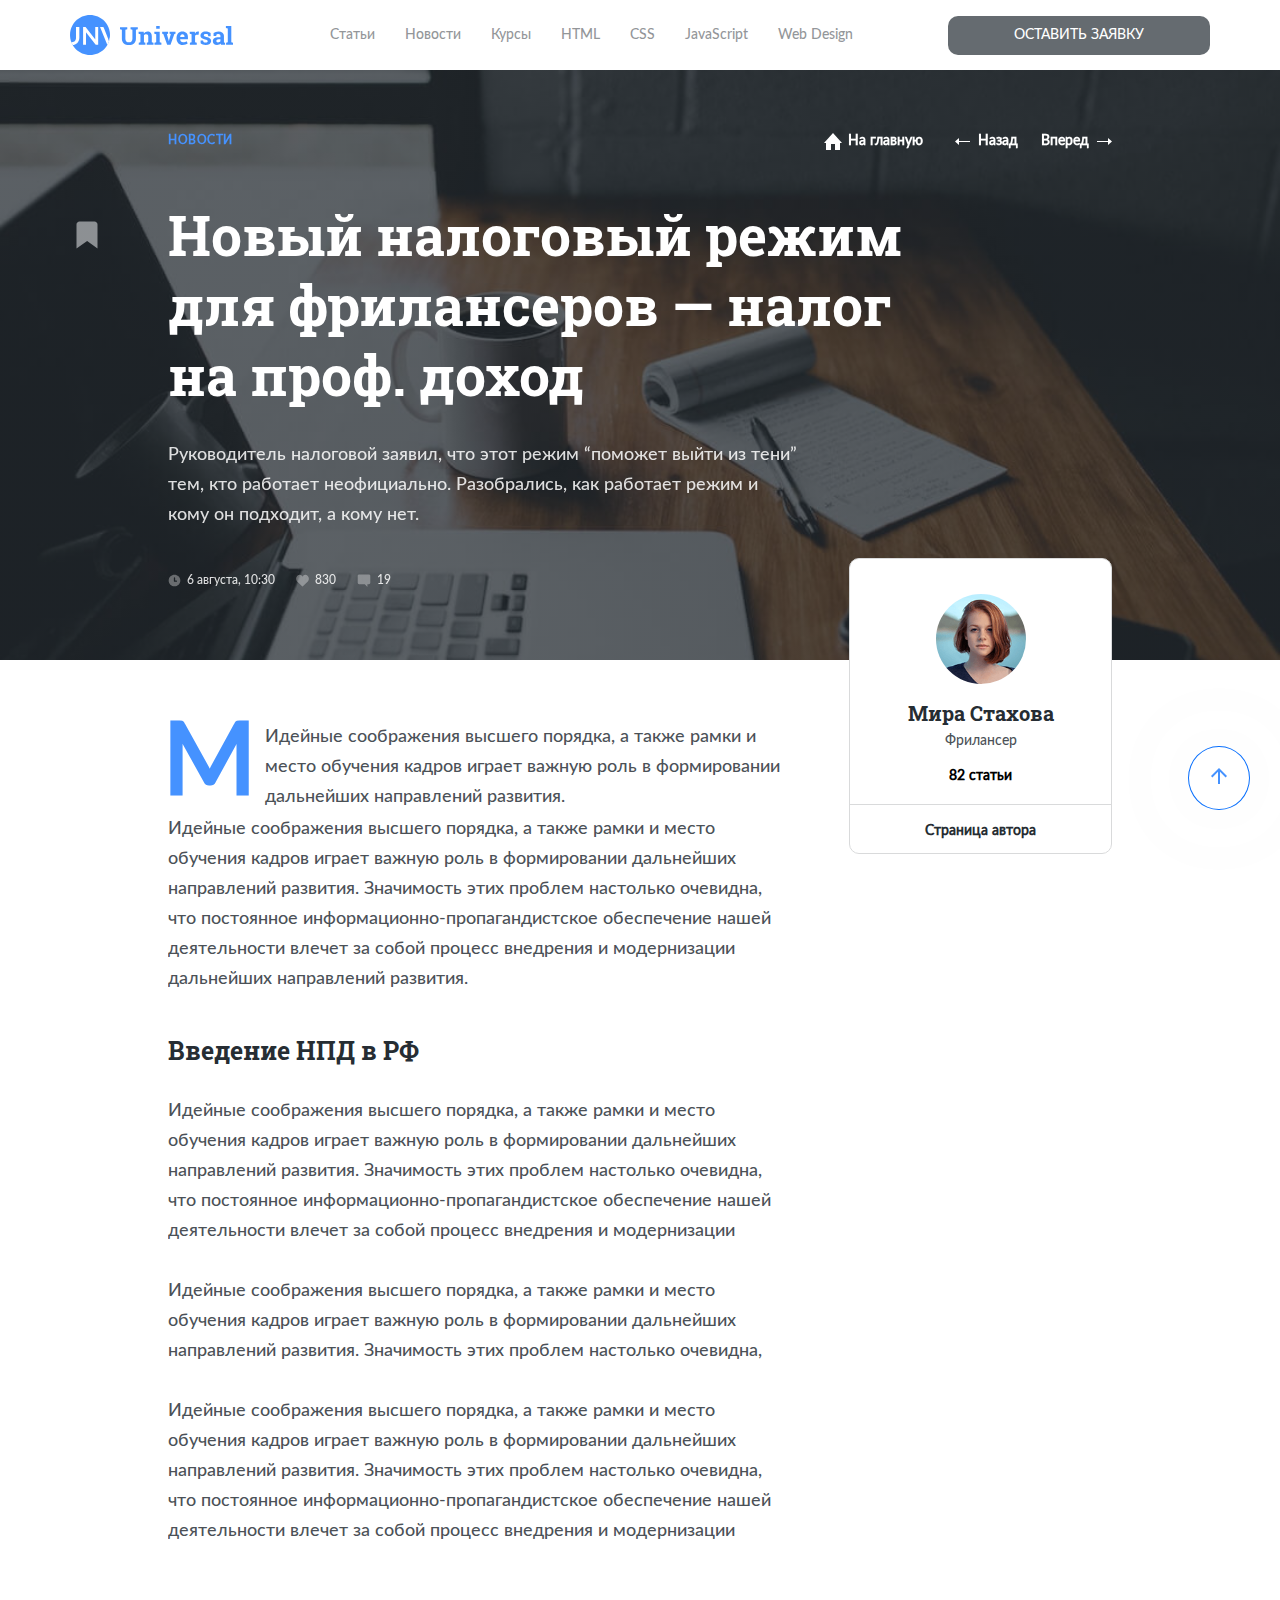
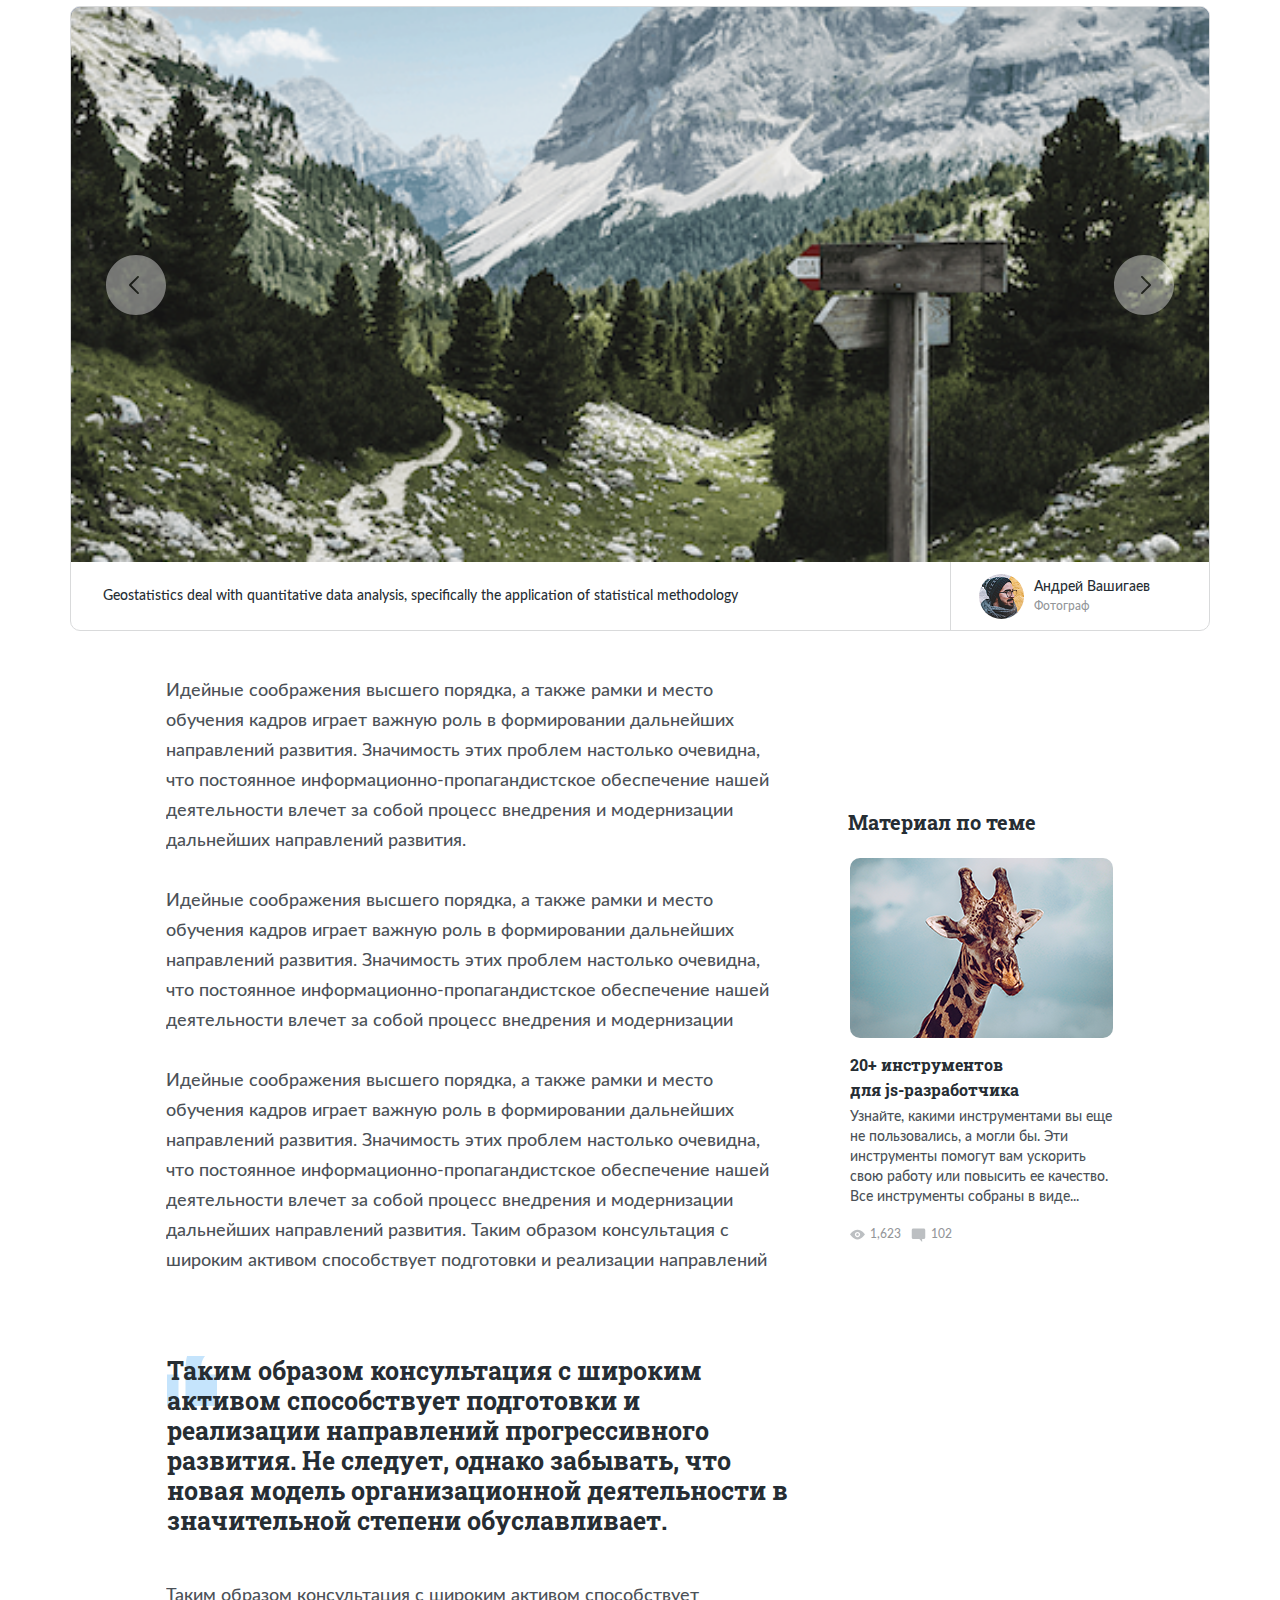
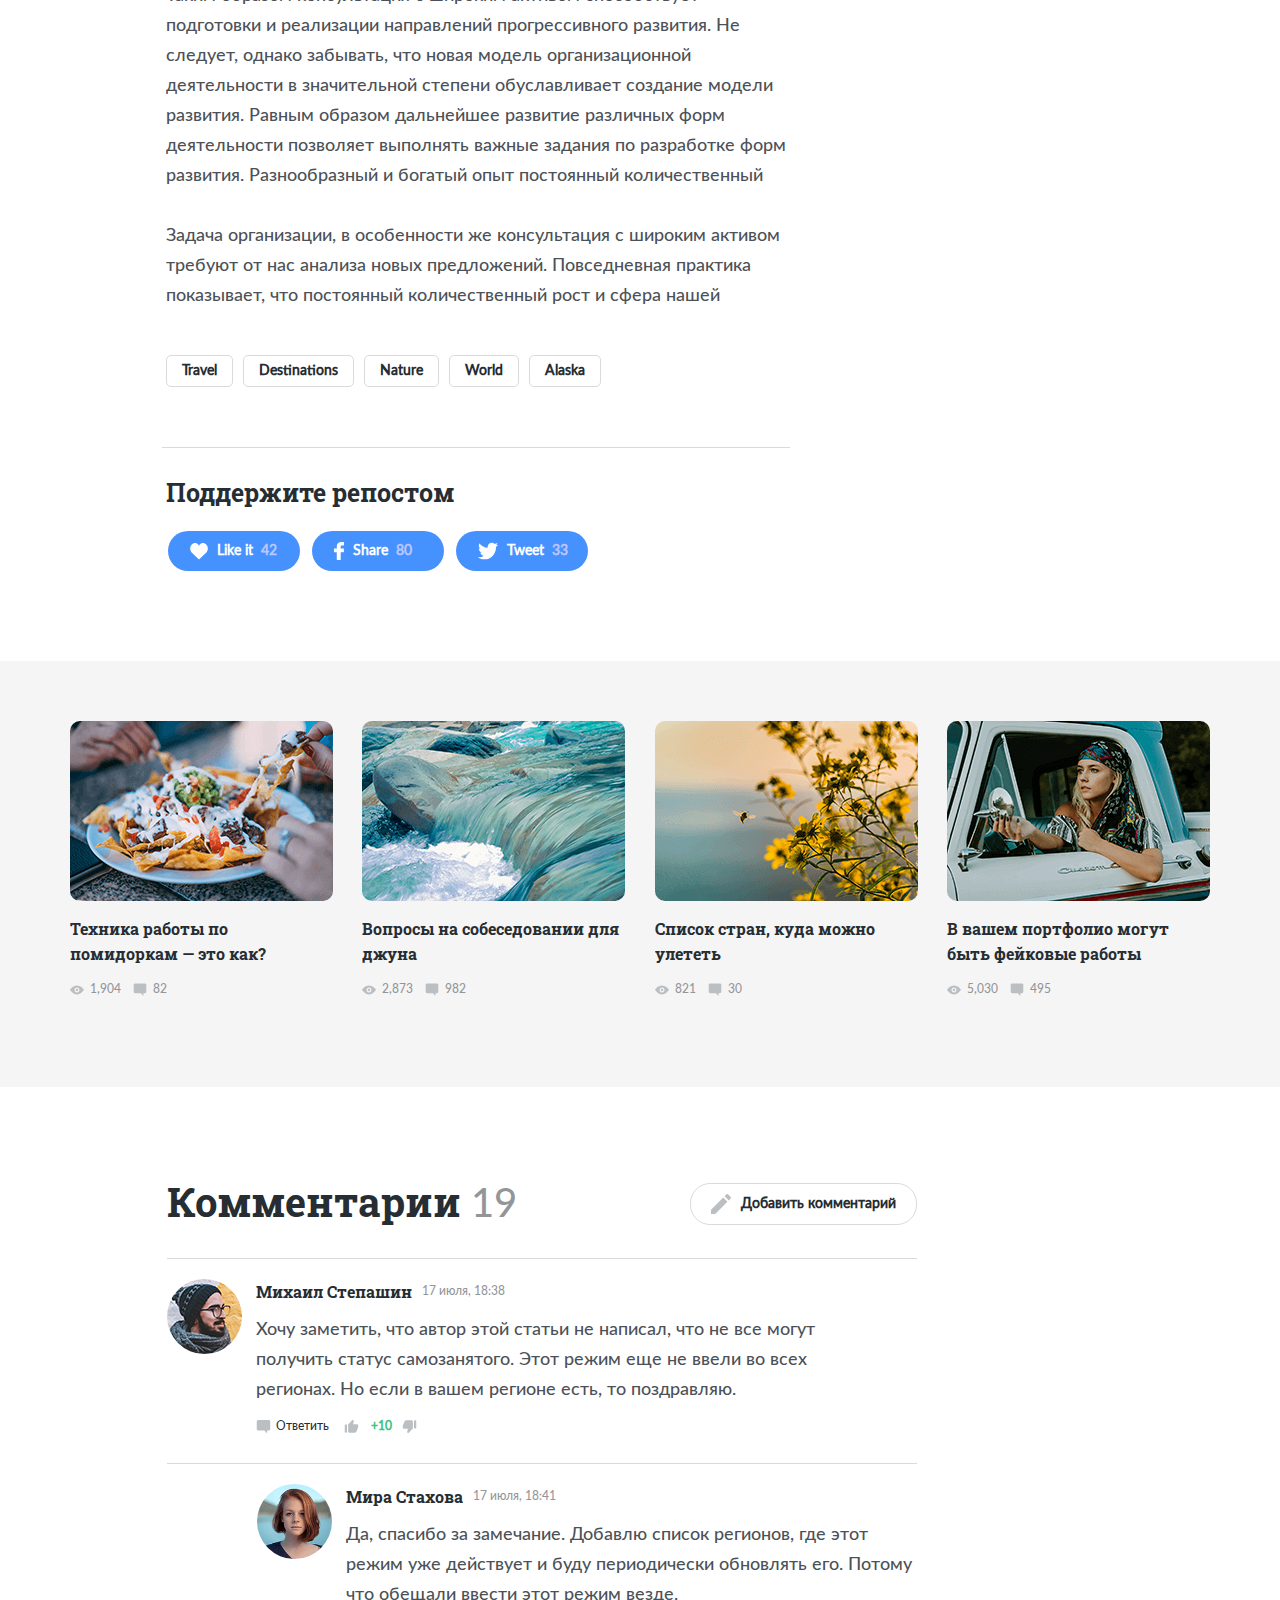
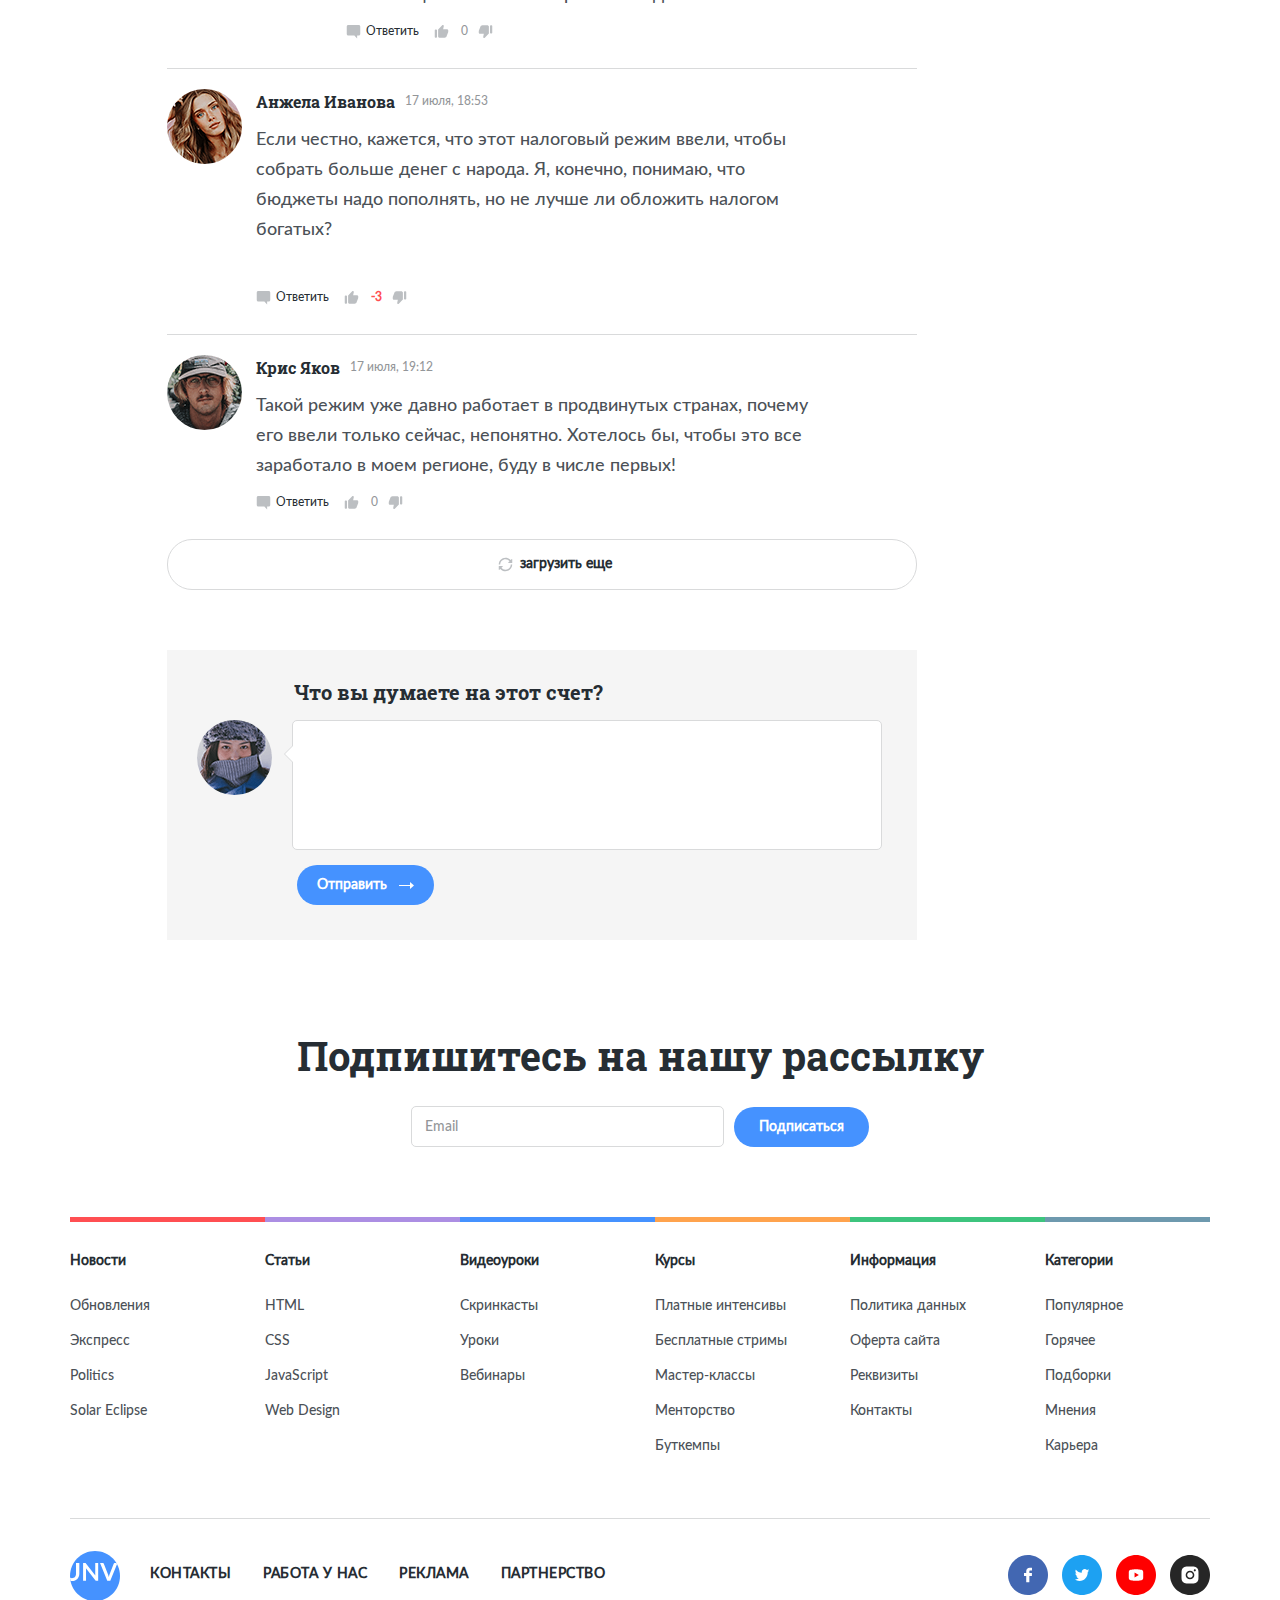
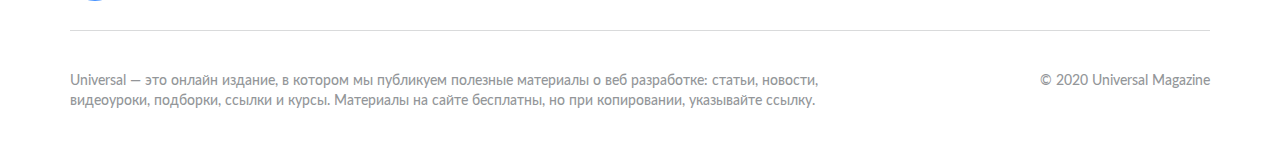
<file: article.html>
<!DOCTYPE html>
<html lang="ru">
  <head>
    <meta charset="UTF-8" />
    <meta name="viewport" content="width=device-width, initial-scale=1.0" />
    <title>Universal</title>
    <link rel="icon" href="img/favicon.ico" type="image/x-icon" />
    <link
      href="https://fonts.googleapis.com/css2?family=Roboto+Slab:wght@700&display=swap"
      rel="stylesheet"
    />
    <link
      href="https://use.fontawesome.com/releases/v5.0.13/css/all.css"
      rel="stylesheet"
    />
    <link rel="stylesheet" href="css/swiper-bundle.min.css" />
    <link rel="stylesheet" href="css/fonts.css" />
    <link rel="stylesheet" href="css/style.css" />
  </head>
  <body>
    <header class="navbar navbar-light navbar--mobile_fixed">
      <div class="container">
        <div class="navbar-container">
          <a href="index.html" class="logo"
            ><img
              src="img/logo-blue.svg"
              alt="Logo: Universal"
              class="logo__image"
          /></a>
          <div class="navbar-menu navbar-menu--light">
            <a
              href="#article-2"
              class="navbar-menu__link navbar-menu__link-light"
              >Статьи</a
            >
            <a href="#news" class="navbar-menu__link navbar-menu__link-light"
              >Новости</a
            >
            <a href="#footer" class="navbar-menu__link navbar-menu__link-light"
              >Курсы</a
            >
            <a href="#footer" class="navbar-menu__link navbar-menu__link-light"
              >HTML</a
            >
            <a href="#footer" class="navbar-menu__link navbar-menu__link-light"
              >CSS</a
            >
            <a href="#footer" class="navbar-menu__link navbar-menu__link-light"
              >JavaScript</a
            >
            <a href="#footer" class="navbar-menu__link navbar-menu__link-light"
              >Web Design</a
            >
            <button data-toggle="modal" class="navbar__button button">
              ОСТАВИТЬ ЗАЯВКУ
            </button>
          </div>
          <!-- /.nav -->
          <button
            class="
              navbar-buttons
              navbar-buttons--light
              navbar-buttons--mobile--visible
            "
          >
            <span
              class="navbar-buttons__line navbar-buttons__line--light"
            ></span>
            <span
              class="navbar-buttons__line navbar-buttons__line--light"
            ></span>
            <span
              class="navbar-buttons__line navbar-buttons__line--light"
            ></span>
          </button>
        </div>
      </div>
      <!-- /.container -->
    </header>
    <!-- /.header -->
    <section class="announce">
      <img
        src="img/main/articles/image-219.jpg"
        alt=""
        class="announce__background"
      />
      <div class="container">
        <div class="announce-wrapper">
          <div class="announce-wrapper__bookmark">
            <svg
              width="30"
              height="30"
              viewBox="0 0 30 30"
              xmlns="http://www.w3.org/2000/svg"
              class="hero-bookmark"
            >
              <g opacity="0.7">
                <path
                  fill-rule="evenodd"
                  clip-rule="evenodd"
                  d="M7.5 1.5H22.5C24.1569 1.5 25.5 2.84315 25.5 4.5V28.5L15.1424 21L4.5 28.5V4.5C4.5 2.84315 5.84315 1.5 7.5 1.5Z"
                />
              </g>
            </svg>
          </div>
          <div class="announce__heading">
            <h2 class="announce__heading-title">Новости</h2>
            <div class="announce__heading-navigation">
              <div class="announce__heading-navigation__home">
                <a href="index.html" class="announce__heading-navigation__link"
                  ><img
                    src="img/Home.svg"
                    alt="Icon: Home"
                    class="announce__heading-navigation__home-icon"
                  />На главную</a
                >
              </div>
              <div class="announce__heading-navigation__prev">
                <a
                  href="article2.html"
                  class="announce__heading-navigation__link"
                  ><img
                    src="img/Arrow.svg"
                    alt="Icon: Назад"
                    class="announce__heading-navigation__prev-arrow"
                  />Назад</a
                >
              </div>
              <div class="announce__heading-navigation__next">
                <a
                  href="article2.html"
                  class="announce__heading-navigation__link"
                  >Вперед<img
                    src="img/Arrow.svg"
                    alt="Icon: Назад"
                    class="announce__heading-navigation__next-arrow"
                /></a>
              </div>
            </div>
            <!-- /.navigation -->
          </div>
          <!-- /.announce__heading -->
          <h1 class="announce__headline">
            Новый налоговый режим для фрилансеров — налог на проф. доход
          </h1>
          <span class="announce__text"
            >Руководитель налоговой заявил, что этот режим “поможет выйти из
            тени” тем, кто работает неофициально. Разобрались, как работает
            режим и кому он подходит, а кому нет.</span
          >
          <div class="announce__bottom">
            <div class="announce__bottom-date">
              <img
                src="img/Clock.svg"
                alt="Icon: Дата"
                class="announce__bottom-icon"
              />6 августа, 10:30
            </div>
            <div class="announce__bottom-like">
              <img
                src="img/like-2.svg"
                alt="Icon: Нравится"
                class="announce__bottom-icon"
              />830
            </div>
            <div class="announce__bottom-comment">
              <img
                src="img/Comment-2.svg"
                alt="Icon: Коментарий"
                class="announce__bottom-icon"
              />19
            </div>
          </div>
          <!-- /.announce__bottom -->
          <div class="announce-wrapper__author">
            <div class="announce-wrapper__author-block">
              <img
                src="img/papers/avatar-1.png"
                alt="Image: Аватар автора"
                class="announce-wrapper__author-block__avatar"
              />
              <div class="announce-wrapper__author-block__wrapper">
                <span class="announce-wrapper__author-block__name"
                  >Мира Стахова</span
                >
                <span class="announce-wrapper__author-block__prof"
                  >Фрилансер</span
                >
              </div>
              <span
                id="article-2"
                class="announce-wrapper__author-block__counter"
                >82 статьи</span
              >
            </div>
            <!-- /.announce-wrapper__author-block -->
            <hr class="announce-wrapper__author__divider" />
            <a href="#" class="announce-wrapper__author-link"
              >Страница автора</a
            >
          </div>
        </div>
        <!-- /.announce-wrapper -->
      </div>
      <!-- /.container -->
    </section>
    <!-- /.announce -->
    <section class="page">
      <div class="container">
        <div class="page-top">
          <p class="page-top__text-first">
            М Идейные соображения высшего порядка, а также рамки и место
            обучения кадров играет важную роль в формировании дальнейших
            направлений развития.
          </p>
          <div class="page-wrap">
            <p class="page-top__text-second">
              Идейные соображения высшего порядка, а также рамки и место
              обучения кадров играет важную роль в формировании дальнейших
              направлений развития. Значимость этих проблем настолько очевидна,
              что постоянное информационно-пропагандистское обеспечение нашей
              деятельности влечет за собой процесс внедрения и модернизации
              дальнейших направлений развития.
            </p>
          </div>
          <h2 class="page-top__heading">Введение НПД в РФ</h2>
          <p class="page-top__text">
            Идейные соображения высшего порядка, а также рамки и место обучения
            кадров играет важную роль в формировании дальнейших направлений
            развития. Значимость этих проблем настолько очевидна, что постоянное
            информационно-пропагандистское обеспечение нашей деятельности влечет
            за собой процесс внедрения и модернизации
          </p>
          <p class="page-top__text">
            Идейные соображения высшего порядка, а также рамки и место обучения
            кадров играет важную роль в формировании дальнейших направлений
            развития. Значимость этих проблем настолько очевидна,
          </p>
          <p class="page-top__text">
            Идейные соображения высшего порядка, а также рамки и место обучения
            кадров играет важную роль в формировании дальнейших направлений
            развития. Значимость этих проблем настолько очевидна, что постоянное
            информационно-пропагандистское обеспечение нашей деятельности влечет
            за собой процесс внедрения и модернизации
          </p>
        </div>
        <!-- /.page-top -->
        <div class="page-wrapper">
          <!-- Slider main container -->
          <div class="swiper-container page-slider">
            <!-- Additional required wrapper -->
            <div class="swiper-wrapper">
              <!-- Slides -->
              <div class="swiper-slide">
                <img
                  src="img/papers/slider/slide-1.png"
                  alt="Image: Природа"
                  class="page-slider__slide"
                />
              </div>
              <div class="swiper-slide">
                <img
                  src="img/papers/slider/slide-2.png"
                  alt="Image: Природа"
                  class="page-slider__slide"
                />
              </div>
              <div class="swiper-slide">
                <img
                  src="img/papers/slider/slide-3.png"
                  alt="Image: Природа"
                  class="page-slider__slide"
                />
              </div>
            </div>
            <!-- If we need navigation buttons -->
            <div class="button-prev">
              <img
                src="img/papers/slider/button-prev.svg"
                alt=""
                class="swiper-button-prev"
              />
            </div>
            <div class="button-next">
              <img
                src="img/papers/slider/button-next.svg"
                alt=""
                class="swiper-button-next"
              />
            </div>
          </div>
          <!-- /.swiper-container -->
          <div class="page-wrapper__bottom">
            <span class="page-wrapper__bottom-text"
              >Geostatistics deal with quantitative data analysis, specifically
              the application of statistical methodology</span
            >
            <hr class="page-wrapper__bottom-author__divider" />
            <div class="page-wrapper__bottom-author">
              <img
                src="img/papers/avatar-2.png"
                alt=""
                class="page-wrapper__bottom-author__avatar"
              />
              <div class="page-wrapper__bottom-author__info">
                <span class="page-wrapper__bottom-author__info-name"
                  >Андрей Вашигаев</span
                >
                <span class="page-wrapper__bottom-author__info-prof"
                  >Фотограф</span
                >
              </div>
            </div>
          </div>
        </div>
        <!-- /.slider -->
        <div class="page-bottom">
          <div class="page-bottom__theme">
            <h2 class="page-bottom__theme-title">Материал по теме</h2>
            <div class="page-bottom__theme-wrap">
              <div class="page-bottom__theme-wrapper">
                <img
                  src="img/papers/theme.png"
                  alt="Icon: Материалы по теме"
                  class="page-bottom__theme-image"
                />
              </div>
              <div class="page-bottom__theme-wrapper__mr">
                <a href="#" class="page-bottom__theme-heading">
                  20+ инструментов для js-разработчика
                </a>
                <span class="page-bottom__theme-text">
                  Узнайте, какими инструментами вы еще не пользовались, а могли
                  бы. Эти инструменты помогут вам ускорить свою работу или
                  повысить ее качество. Все инструменты собраны в виде...
                </span>
                <div class="page-bottom__theme-info">
                  <img
                    src="img/Eye.svg"
                    alt="Icon: Просмотрено"
                    class="page-bottom__theme-info__icon"
                  />
                  <span class="page-bottom__theme-info__counter">1,623</span>
                  <img
                    src="img/Comment.svg"
                    alt="Icon: Комментарии"
                    class="page-bottom__theme-info__icon"
                  />
                  <span class="page-bottom__theme-info__counter">102</span>
                </div>
              </div>
            </div>
          </div>
          <p class="page-bottom__text">
            Идейные соображения высшего порядка, а также рамки и место обучения
            кадров играет важную роль в формировании дальнейших направлений
            развития. Значимость этих проблем настолько очевидна, что постоянное
            информационно-пропагандистское обеспечение нашей деятельности влечет
            за собой процесс внедрения и модернизации дальнейших направлений
            развития.
          </p>
          <p class="page-bottom__text">
            Идейные соображения высшего порядка, а также рамки и место обучения
            кадров играет важную роль в формировании дальнейших направлений
            развития. Значимость этих проблем настолько очевидна, что постоянное
            информационно-пропагандистское обеспечение нашей деятельности влечет
            за собой процесс внедрения и модернизации
          </p>
          <p class="page-bottom__text">
            Идейные соображения высшего порядка, а также рамки и место обучения
            кадров играет важную роль в формировании дальнейших направлений
            развития. Значимость этих проблем настолько очевидна, что постоянное
            информационно-пропагандистское обеспечение нашей деятельности влечет
            за собой процесс внедрения и модернизации дальнейших направлений
            развития. Таким образом консультация с широким активом способствует
            подготовки и реализации направлений
          </p>
          <h2 class="page-bottom__quote">
            <img
              src="img/Icon/Quote.svg"
              alt="Icon: Quote"
              class="page-bottom__quote-icon"
            />
            Таким образом консультация с широким активом способствует подготовки
            и реализации направлений прогрессивного развития. Не следует, однако
            забывать, что новая модель организационной деятельности в
            значительной степени обуславливает.
          </h2>
          <!-- /.page-bottom_quote -->
          <p class="page-bottom__text">
            Таким образом консультация с широким активом способствует подготовки
            и реализации направлений прогрессивного развития. Не следует, однако
            забывать, что новая модель организационной деятельности в
            значительной степени обуславливает создание модели развития. Равным
            образом дальнейшее развитие различных форм деятельности позволяет
            выполнять важные задания по разработке форм развития. Разнообразный
            и богатый опыт постоянный количественный
          </p>
          <p class="page-bottom__text">
            Задача организации, в особенности же консультация с широким активом
            требуют от нас анализа новых предложений. Повседневная практика
            показывает, что постоянный количественный рост и сфера нашей
          </p>
          <div class="page-bottom__tags">
            <a href="#" class="page-bottom__tags-item">Travel</a>
            <a href="#" class="page-bottom__tags-item">Destinations</a>
            <a href="#" class="page-bottom__tags-item">Nature</a>
            <a href="#" class="page-bottom__tags-item">World</a>
            <a href="#" class="page-bottom__tags-item">Alaska</a>
          </div>
          <!-- /.page-bottom_tags -->
          <hr class="page-bottom__divider" />
          <h3 class="page-bottom__share">Поддержите репостом</h3>
          <div class="page-bottom__links">
            <a href="#" class="page-bottom__links-link">
              <img
                src="img/like-2.svg"
                alt="Icon: Лайк"
                class="page-bottom__links-link__icon"
              />
              <span class="page-bottom__links-link__action">Like it</span
              ><span class="page-bottom__links-link__counter">42</span>
            </a>
            <a href="#" class="page-bottom__links-link">
              <img
                src="img/Fb-mini.svg"
                alt="Icon: Лайк"
                class="page-bottom__links-link__icon"
              />
              <span class="page-bottom__links-link__action">Share</span
              ><span class="page-bottom__links-link__counter">80</span>
            </a>
            <a href="#" class="page-bottom__links-link">
              <img
                src="img/tw-mini.svg"
                alt="Icon: Лайк"
                class="page-bottom__links-link__icon"
              />
              <span class="page-bottom__links-link__action">Tweet</span
              ><span class="page-bottom__links-link__counter">33</span>
            </a>
          </div>
        </div>
        <!-- /.page-bottom -->
      </div>
      <!-- /.container -->
    </section>
    <!-- /.page -->
    <section id="news" class="activities">
      <div class="container">
        <div class="activities-wrapper">
          <div class="activities-card">
            <img
              src="img/activities/activ-1.png"
              alt=""
              class="activities-card__image"
            />
            <h3 class="activities-card__heading">
              <a href="#" class="activities-card__heading-link">
                Техника работы по помидоркам — это как?
              </a>
            </h3>
            <div class="activities-card__info">
              <img
                src="img/Eye.svg"
                alt="Icon: Просмотрено"
                class="activities-card__info-icon"
              />
              <span class="activities-card__info-counter">1,904</span>
              <img
                src="img/Comment.svg"
                alt="Icon: Комментарии"
                class="activities-card__info-icon"
              />
              <span class="activities-card__info-counter">82</span>
            </div>
          </div>
          <!-- /.activities-card -->
          <div class="activities-card">
            <img
              src="img/activities/activ-2.png"
              alt=""
              class="activities-card__image"
            />
            <h3 class="activities-card__heading">
              <a href="#" class="activities-card__heading-link">
                Вопросы на собеседовании для джуна
              </a>
            </h3>
            <div class="activities-card__info">
              <img
                src="img/Eye.svg"
                alt="Icon: Просмотрено"
                class="activities-card__info-icon"
              />
              <span class="activities-card__info-counter">2,873</span>
              <img
                src="img/Comment.svg"
                alt="Icon: Комментарии"
                class="activities-card__info-icon"
              />
              <span class="activities-card__info-counter">982</span>
            </div>
          </div>
          <!-- /.activities-card -->
          <div class="activities-card">
            <img
              src="img/activities/activ-3.png"
              alt=""
              class="activities-card__image"
            />
            <h3 class="activities-card__heading">
              <a href="#" class="activities-card__heading-link">
                Список стран, куда можно улететь
              </a>
            </h3>
            <div class="activities-card__info">
              <img
                src="img/Eye.svg"
                alt="Icon: Просмотрено"
                class="activities-card__info-icon"
              />
              <span class="activities-card__info-counter">821</span>
              <img
                src="img/Comment.svg"
                alt="Icon: Комментарии"
                class="activities-card__info-icon"
              />
              <span class="activities-card__info-counter">30</span>
            </div>
          </div>
          <!-- /.activities-card -->
          <div class="activities-card">
            <img
              src="img/activities/activ-4.png"
              alt=""
              class="activities-card__image"
            />
            <h3 class="activities-card__heading">
              <a href="#" class="activities-card__heading-link">
                В вашем портфолио могут быть фейковые работы
              </a>
            </h3>
            <div class="activities-card__info">
              <img
                src="img/Eye.svg"
                alt="Icon: Просмотрено"
                class="activities-card__info-icon"
              />
              <span class="activities-card__info-counter">5,030</span>
              <img
                src="img/Comment.svg"
                alt="Icon: Комментарии"
                class="activities-card__info-icon"
              />
              <span class="activities-card__info-counter">495</span>
            </div>
          </div>
          <!-- /.activities-card -->
        </div>
        <!-- /.activities-wrapper -->
      </div>
    </section>
    <!-- /.activities -->
    <section class="comments">
      <div class="container">
        <div class="comments-wrapper">
          <div class="comments-header">
            <div class="comments-header__name">
              <h2 class="comments-header__title">Комментарии</h2>
              <span class="comments-header__count">19</span>
            </div>
            <!-- /.comments-header__name -->
            <a href="#add-comment" class="comments-header__link">
              <img
                src="img/Pencil.svg"
                alt="Иконка ручка"
                class="comments-header__image"
                width="20"
                height="20"
              />
              <span class="comments-header__text">Добавить комментарий</span>
            </a>
          </div>
          <!-- /.comments-header -->
          <div class="comments-cards">
            <div class="comments-card">
              <img
                src="img/papers/comments/avatar-1.png"
                alt="Фото Михаила Степашина"
                class="comments-card__avatar"
                width="75"
                height="75"
              />
              <div class="comments-card__content">
                <div class="comments-card__author">
                  <span class="comments-card__name">Михаил Степашин</span>
                  <span class="comments-card__date">17 июля, 18:38</span>
                </div>
                <!-- /.comments-card__author -->
                <p class="comments-card__info">
                  Хочу заметить, что автор этой статьи не написал, что не все
                  могут получить статус самозанятого. Этот режим еще не ввели во
                  всех регионах. Но если в вашем регионе есть, то поздравляю.
                </p>
                <div class="comments-card__details">
                  <img
                    src="img/Comment.svg"
                    alt="Иконка комментария"
                    class="comments-card__details-comment"
                    width="15"
                    height="15"
                  />
                  <span class="comments-card__details-text">Ответить</span>
                  <img
                    src="img/Thumb-like.svg"
                    alt="Иконка палец вверх"
                    class="comments-card__details-thumbup"
                    width="15"
                    height="15"
                  />
                  <span
                    class="
                      comments-card__details-count
                      comments-card__details-count--positive
                    "
                  >
                    +10
                  </span>
                  <img
                    src="img/Thumb-dislike.svg"
                    alt="Иконка палец вниз"
                    class="comments-card__details-thumbdown"
                    width="15"
                    height="15"
                  />
                </div>
                <!-- /.comments-card__details -->
              </div>
              <!-- /.comments-card__content -->
            </div>
            <!-- /.comments-card -->
            <div class="comments-card comments-card--answer">
              <img
                src="img/papers/comments/avatar-2.png"
                alt="Фото Миры Стаховой"
                class="comments-card__avatar"
                width="75"
                height="75"
              />
              <div class="comments-card__content">
                <div class="comments-card__author">
                  <span class="comments-card__name">Мира Стахова</span>
                  <span class="comments-card__date">17 июля, 18:41</span>
                </div>
                <!-- /.comments-card__author -->
                <p class="comments-card__info">
                  Да, спасибо за замечание. Добавлю список регионов, где этот
                  режим уже действует и буду периодически обновлять его. Потому
                  что обещали ввести этот режим везде.
                </p>
                <div class="comments-card__details">
                  <img
                    src="img/Comment.svg"
                    alt="Иконка комментария"
                    class="comments-card__details-comment"
                    width="15"
                    height="15"
                  />
                  <span class="comments-card__details-text">Ответить</span>
                  <img
                    src="img/Thumb-like.svg"
                    alt="Иконка палец вверх"
                    class="comments-card__details-thumbup"
                    width="15"
                    height="15"
                  />
                  <span class="comments-card__details-count">0</span>
                  <img
                    src="img/Thumb-dislike.svg"
                    alt="Иконка палец вниз"
                    class="comments-card__details-thumbdown"
                    width="15"
                    height="15"
                  />
                </div>
                <!-- /.comments-card__details -->
              </div>
              <!-- /.comments-card__content -->
            </div>
            <!-- /.comments-card -->
            <div class="comments-card">
              <img
                src="img/papers/comments/avatar-3.png"
                alt="Анжелы Ивановой"
                class="comments-card__avatar"
                width="75"
                height="75"
              />
              <div class="comments-card__content">
                <div class="comments-card__author">
                  <span class="comments-card__name">Анжела Иванова</span>
                  <span class="comments-card__date">17 июля, 18:53</span>
                </div>
                <!-- /.comments-card__author -->
                <p class="comments-card__info comments-card__info--mb">
                  Если честно, кажется, что этот налоговый режим ввели, чтобы
                  собрать больше денег с народа. Я, конечно, понимаю, что
                  бюджеты надо пополнять, но не лучше ли обложить налогом
                  богатых?
                </p>
                <div class="comments-card__details">
                  <img
                    src="img/Comment.svg"
                    alt="Иконка комментария"
                    class="comments-card__details-comment"
                    width="15"
                    height="15"
                  />
                  <span class="comments-card__details-text">Ответить</span>
                  <img
                    src="img/Thumb-like.svg"
                    alt="Иконка палец вверх"
                    class="comments-card__details-thumbup"
                    width="15"
                    height="15"
                  />
                  <span
                    class="
                      comments-card__details-count
                      comments-card__details-count--negative
                    "
                  >
                    -3
                  </span>
                  <img
                    src="img/Thumb-dislike.svg"
                    alt="Иконка палец вниз"
                    class="comments-card__details-thumbdown"
                    width="15"
                    height="15"
                  />
                </div>
                <!-- /.comments-card__details -->
              </div>
              <!-- /.comments-card__content -->
            </div>
            <!-- /.comments-card -->
            <div class="comments-card">
              <img
                src="img/papers/comments/avatar-4.png"
                alt="Фото Криса Якова"
                class="comments-card__avatar"
                width="75"
                height="75"
              />
              <div class="comments-card__content">
                <div class="comments-card__author">
                  <span class="comments-card__name">Крис Яков</span>
                  <span class="comments-card__date">17 июля, 19:12</span>
                </div>
                <!-- /.comments-card__author -->
                <p class="comments-card__info">
                  Такой режим уже давно работает в продвинутых странах, почему
                  его ввели только сейчас, непонятно. Хотелось бы, чтобы это все
                  заработало в моем регионе, буду в числе первых!
                </p>
                <div class="comments-card__details">
                  <img
                    src="img/Comment.svg"
                    alt="Иконка комментария"
                    class="comments-card__details-comment"
                    width="15"
                    height="15"
                  />
                  <span class="comments-card__details-text">Ответить</span>
                  <img
                    src="img/Thumb-like.svg"
                    alt="Иконка палец вверх"
                    class="comments-card__details-thumbup"
                    width="15"
                    height="15"
                  />
                  <span class="comments-card__details-count">0</span>
                  <img
                    src="img/Thumb-dislike.svg"
                    alt="Иконка палец вниз"
                    class="comments-card__details-thumbdown"
                    width="15"
                    height="15"
                  />
                </div>
                <!-- /.comments-card__details -->
              </div>
              <!-- /.comments-card__content -->
            </div>
            <!-- /.comments-card -->
            <div class="comments-card comments-card--hidden">
              <img
                src="img/papers/comments/avatar-6.png"
                alt=""
                class="comments-card__avatar"
                width="75"
                height="75"
              />
              <div class="comments-card__content">
                <div class="comments-card__author">
                  <span class="comments-card__name">Виктор Шульц</span>
                  <span class="comments-card__date">17 февраля, 09:10</span>
                </div>
                <!-- /.comments-card__author -->
                <p class="comments-card__info">
                  Я зарегистрировался в статусе «самозанятого» еще в начале
                  этого года. Никаких минусов не ощущаю, правда, уточню,
                  конкретно для себя. Рассматривать этот вариант нужно
                  индивидуально, исходя из направления деятельности.
                </p>
                <div class="comments-card__details">
                  <img
                    src="img/Comment.svg"
                    alt="Иконка комментария"
                    class="comments-card__details-comment"
                    width="15"
                    height="15"
                  />
                  <span class="comments-card__details-text">Ответить</span>
                  <img
                    src="img/Thumb-like.svg"
                    alt="Иконка палец вверх"
                    class="comments-card__details-thumbup"
                    width="15"
                    height="15"
                  />
                  <span
                    class="
                      comments-card__details-count
                      comments-card__details-count--positive
                    "
                  >
                    +2
                  </span>
                  <img
                    src="img/Thumb-dislike.svg"
                    alt="Иконка палец вниз"
                    class="comments-card__details-thumbdown"
                    width="15"
                    height="15"
                  />
                </div>
                <!-- /.comments-card__details -->
              </div>
              <!-- /.comments-card__content -->
            </div>
            <!-- /.comments-card -->
            <div class="comments-card comments-card--hidden">
              <img
                src="img/papers/comments/avatar-7.png"
                alt=""
                class="comments-card__avatar"
                width="75"
                height="75"
              />
              <div class="comments-card__content">
                <div class="comments-card__author">
                  <span class="comments-card__name">Мария Владимировна</span>
                  <span class="comments-card__date">5 августа, 10:30</span>
                </div>
                <!-- /.comments-card__author -->
                <p class="comments-card__info">
                  Хочу заметить, что автор этой статьи не написал, что не все
                  могут получить статус самозанятого. Этот режим еще не ввели во
                  всех регионах. Но если в вашем регионе есть, то поздравляю.
                </p>
                <div class="comments-card__details">
                  <img
                    src="img/Comment.svg"
                    alt="Иконка комментария"
                    class="comments-card__details-comment"
                    width="15"
                    height="15"
                  />
                  <span class="comments-card__details-text">Ответить</span>
                  <img
                    src="img/Thumb-like.svg"
                    alt="Иконка палец вверх"
                    class="comments-card__details-thumbup"
                    width="15"
                    height="15"
                  />
                  <span class="comments-card__details-count">-9</span>
                  <img
                    src="img/Thumb-dislike.svg"
                    alt="Иконка палец вниз"
                    class="comments-card__details-thumbdown"
                    width="15"
                    height="15"
                  />
                </div>
                <!-- /.comments-card__details -->
              </div>
              <!-- /.comments-card__content -->
            </div>
            <!-- /.comments-card -->
            <div class="comments-card comments-card--hidden">
              <img
                src="img/papers/comments/avatar-8.png"
                alt=""
                class="comments-card__avatar"
                width="75"
                height="75"
              />
              <div class="comments-card__content">
                <div class="comments-card__author">
                  <span class="comments-card__name">Петр Зеленский</span>
                  <span class="comments-card__date">19 сентября, 20:22</span>
                </div>
                <!-- /.comments-card__author -->
                <p class="comments-card__info">
                  Хочу заметить, что автор этой статьи не написал, что не все
                  могут получить статус самозанятого. Этот режим еще не ввели во
                  всех регионах. Но если в вашем регионе есть, то поздравляю.
                </p>
                <div class="comments-card__details">
                  <img
                    src="img/Comment.svg"
                    alt="Иконка комментария"
                    class="comments-card__details-comment"
                    width="15"
                    height="15"
                  />
                  <span class="comments-card__details-text">Ответить</span>
                  <img
                    src="img/Thumb-like.svg"
                    alt="Иконка палец вверх"
                    class="comments-card__details-thumbup"
                    width="15"
                    height="15"
                  />
                  <span
                    class="
                      comments-card__details-count
                      comments-card__details-count--positive
                    "
                  >
                  </span>
                  <img
                    src="img/Thumb-dislike.svg"
                    alt="Иконка палец вниз"
                    class="comments-card__details-thumbdown"
                    width="15"
                    height="15"
                  />
                </div>
                <!-- /.comments-card__details -->
              </div>
              <!-- /.comments-card__content -->
            </div>
            <!-- /.comments-card -->
            <button type="button" class="comments-button">
              <img
                src="img/Loading.svg"
                alt="Иконка закрузки в виде двух полукруглых стрелок"
                class="comments-button__image"
                width="15"
                height="15"
              />
              <span type="button" id="my_btn" class="comments-button__name"
                >загрузить еще</span
              >
            </button>
          </div>
          <!-- /.comments-cards -->
          <div id="add-comment" class="commentaries-reply">
            <h3 class="commentaries-reply__heading">
              Что вы думаете на этот счет?
            </h3>
            <div class="commentaries-reply__block">
              <img
                src="img/papers/comments/avatar-5.png"
                alt=""
                class="commentaries-reply__block-user"
              />
              <form
                action="send.php"
                method="POST"
                class="commentaries-reply__block-form form"
              >
                <div class="commentaries-reply__block-form__textarea">
                  <textarea
                    name="comment"
                    class="commentaries-reply__block-form__textarea-block"
                    cols="100"
                    required
                    minlength="100"
                  ></textarea>
                </div>
                <button
                  type="submit"
                  name="comment-send"
                  class="commentaries-reply__block-form__button"
                >
                  Отправить
                  <img
                    src="img/Arrow.svg"
                    alt=""
                    class="commentaries-reply__block-form__button-icon"
                  />
                </button>
              </form>
            </div>
            <!-- /.commentaries-reply_heading-block -->
          </div>
          <!-- /.commentaries-reply -->
        </div>
        <!-- /.comments-wrapper -->
      </div>
      <!-- /.container -->
    </section>
    <section class="newsletter">
      <div class="container">
        <div class="newsletter-container">
          <h2 class="newsletter-title">Подпишитесь на нашу рассылку</h2>
          <form action="send.php" method="POST" class="newsletter-form form">
            <input
              type="email"
              class="newsletter-form__input"
              placeholder="Email"
              name="email"
              required
            />
            <button
              type="submit"
              name="email-send"
              class="newsletter-form__button"
            >
              Подписаться
            </button>
          </form>
        </div>
        <!-- /.newsletter-container -->
      </div>
      <!-- /.container -->
    </section>
    <!-- /.newsletter -->
    <footer id="footer" class="footer">
      <div class="container">
        <div class="footer-links">
          <div class="footer-links__block">
            <hr class="footer-links__block-divider__red" />
            <h3 class="footer-links__block-headline">Новости</h3>
            <ul class="footer-links__block-list">
              <li class="footer-links__block-item">
                <a href="#" class="footer-links__block-item__link"
                  >Обновления</a
                >
              </li>
              <li class="footer-links__block-item">
                <a href="#" class="footer-links__block-item__link">Экспресс</a>
              </li>
              <li class="footer-links__block-item">
                <a href="#" class="footer-links__block-item__link">Politics</a>
              </li>
              <li class="footer-links__block-item">
                <a href="#" class="footer-links__block-item__link"
                  >Solar Eclipse</a
                >
              </li>
            </ul>
          </div>
          <!-- /.footer-links__block -->
          <div class="footer-links__block">
            <hr class="footer-links__block-divider__violet" />
            <h3 class="footer-links__block-headline">Статьи</h3>
            <ul class="footer-links__block-list">
              <li class="footer-links__block-item">
                <a href="#" class="footer-links__block-item__link">HTML</a>
              </li>
              <li class="footer-links__block-item">
                <a href="#" class="footer-links__block-item__link">CSS</a>
              </li>
              <li class="footer-links__block-item">
                <a href="#" class="footer-links__block-item__link"
                  >JavaScript</a
                >
              </li>
              <li class="footer-links__block-item">
                <a href="#" class="footer-links__block-item__link"
                  >Web Design</a
                >
              </li>
            </ul>
          </div>
          <!-- /.footer-links__block -->
          <div class="footer-links__block">
            <hr class="footer-links__block-divider__blue" />
            <h3 class="footer-links__block-headline">Видеоуроки</h3>
            <ul class="footer-links__block-list">
              <li class="footer-links__block-item">
                <a href="#" class="footer-links__block-item__link"
                  >Скринкасты</a
                >
              </li>
              <li class="footer-links__block-item">
                <a href="#" class="footer-links__block-item__link">Уроки</a>
              </li>
              <li class="footer-links__block-item">
                <a href="#" class="footer-links__block-item__link">Вебинары</a>
              </li>
            </ul>
          </div>
          <!-- /.footer-links__block -->
          <div class="footer-links__block">
            <hr class="footer-links__block-divider__orange" />
            <h3 class="footer-links__block-headline">Курсы</h3>
            <ul class="footer-links__block-list">
              <li class="footer-links__block-item">
                <a href="#" class="footer-links__block-item__link"
                  >Платные интенсивы</a
                >
              </li>
              <li class="footer-links__block-item">
                <a href="#" class="footer-links__block-item__link"
                  >Бесплатные стримы</a
                >
              </li>
              <li class="footer-links__block-item">
                <a href="#" class="footer-links__block-item__link"
                  >Мастер-классы</a
                >
              </li>
              <li class="footer-links__block-item">
                <a href="#" class="footer-links__block-item__link"
                  >Менторство</a
                >
              </li>
              <li class="footer-links__block-item">
                <a href="#" class="footer-links__block-item__link">Буткемпы</a>
              </li>
            </ul>
          </div>
          <!-- /.footer-links__block -->
          <div class="footer-links__block">
            <hr class="footer-links__block-divider__green" />
            <h3 class="footer-links__block-headline">Информация</h3>
            <ul class="footer-links__block-list">
              <li class="footer-links__block-item">
                <a href="#" class="footer-links__block-item__link"
                  >Политика данных</a
                >
              </li>
              <li class="footer-links__block-item">
                <a href="#" class="footer-links__block-item__link"
                  >Оферта сайта</a
                >
              </li>
              <li class="footer-links__block-item">
                <a href="#" class="footer-links__block-item__link">Реквизиты</a>
              </li>
              <li class="footer-links__block-item">
                <a href="#" class="footer-links__block-item__link">Контакты</a>
              </li>
            </ul>
          </div>
          <!-- /.footer-links__block -->
          <div class="footer-links__block">
            <hr class="footer-links__block-divider__greyblue" />
            <h3 class="footer-links__block-headline">Категории</h3>
            <ul class="footer-links__block-list">
              <li class="footer-links__block-item">
                <a href="#" class="footer-links__block-item__link"
                  >Популярное</a
                >
              </li>
              <li class="footer-links__block-item">
                <a href="#" class="footer-links__block-item__link">Горячее</a>
              </li>
              <li class="footer-links__block-item">
                <a href="#" class="footer-links__block-item__link">Подборки</a>
              </li>
              <li class="footer-links__block-item">
                <a href="#" class="footer-links__block-item__link">Мнения</a>
              </li>
              <li class="footer-links__block-item">
                <a href="#" class="footer-links__block-item__link">Карьера</a>
              </li>
            </ul>
          </div>
          <!-- /.footer-links__block -->
        </div>
        <!-- /.footer-links -->
        <hr class="footer-divider" />
        <!-- /.divider -->
        <div class="footer-contacts">
          <div class="footer-contacts__links">
            <div class="footer-contacts__links-logo">
              <a href="#"
                ><img src="img/logo-blue-round.svg" alt="Image: Logo"
              /></a>
            </div>
            <span class="footer-contacts__links-item"
              ><a href="#" class="footer-contacts__links-item__link"
                >Контакты</a
              ></span
            >
            <span class="footer-contacts__links-item"
              ><a href="#" class="footer-contacts__links-item__link"
                >Работа у нас</a
              ></span
            >
            <span class="footer-contacts__links-item"
              ><a href="#" class="footer-contacts__links-item__link"
                >Реклама</a
              ></span
            >
            <span class="footer-contacts__links-item"
              ><a data-toggle="modal" class="footer-contacts__links-item__link"
                >Партнерство</a
              ></span
            >
          </div>
          <div class="footer-contacts__social">
            <a href="https://www.facebook.com/" target="_blank">
              <img
                src="img/fb-round_icon.svg"
                alt="Icon: Facebook"
                class="footer-contacts__social-link"
            /></a>
            <a href="https://twitter.com/" target="_blank">
              <img
                src="img/tw-round_icon.svg"
                alt="Icon: Facebook"
                class="footer-contacts__social-link"
            /></a>
            <a href="https://www.youtube.com/" target="_blank">
              <img
                src="img/ut-round_icon.svg"
                alt="Icon: Facebook"
                class="footer-contacts__social-link"
            /></a>
            <a href="https://www.instagram.com/" target="_blank">
              <img
                src="img/inst-round_icon.svg"
                alt="Icon: Instagram"
                class="footer-contacts__social-link"
            /></a>
          </div>
        </div>
        <!-- /.footer-contacts -->
        <hr class="footer-divider" />
        <!-- /.divider -->
        <div class="footer-bottom">
          <span class="footer-bottom__info"
            >Universal — это онлайн издание, в котором мы публикуем полезные
            материалы о веб разработке: статьи, новости, видеоуроки, подборки,
            ссылки и курсы. Материалы на сайте бесплатны, но при копировании,
            указывайте ссылку.</span
          >
          <span class="footer-bottom__copyright"
            >© 2020 Universal Magazine</span
          >
        </div>
        <!-- /.footer-bottom -->
      </div>
      <!-- /.container -->
    </footer>
    <!-- /.footer -->
    <a href="#" class="to-top">
      <img
        src="./img/arrow_upward.svg"
        alt="Стрелка наверх"
        width="24"
        height="24"
      />
    </a>
    <div class="modal">
      <div class="modal__overlay"></div>
      <!-- /.modal__overlay -->
      <div class="modal__dialog">
        <a href="#" class="modal__close">
          <svg
            width="20"
            height="20"
            viewBox="0 0 20 20"
            fill="none"
            xmlns="http://www.w3.org/2000/svg"
          >
            <path
              fill-rule="evenodd"
              clip-rule="evenodd"
              d="M10 8.59824L16.3079 2.29031C16.695 1.90323 17.3226 1.90323 17.7097 2.29031C18.0968 2.6774 18.0968 3.30499 17.7097 3.69208L11.4018 10L17.7097 16.3079C18.0968 16.695 18.0968 17.3226 17.7097 17.7097C17.3226 18.0968 16.695 18.0968 16.3079 17.7097L10 11.4018L3.69208 17.7097C3.30499 18.0968 2.6774 18.0968 2.29031 17.7097C1.90323 17.3226 1.90323 16.695 2.29031 16.3079L8.59824 10L2.29031 3.69208C1.90323 3.30499 1.90323 2.6774 2.29031 2.29031C2.6774 1.90323 3.30499 1.90323 3.69208 2.29031L10 8.59824Z"
              fill="#BCBFC2"
            />
          </svg>
        </a>
        <h2 class="modal__title modal__title--form">Обратная связь</h2>
        <form action="send.php" method="POST" class="form modal__form">
          <label class="label-title label-title-theme">
            Тема
            <select name="theme" class="modal__theme">
              <option selected disabled>Выберите тему</option>
              <option>Публикации</option>
              <option>Статьи</option>
              <option>Новости</option>
              <option>Горячее</option>
              <option>Ошибка на сайте</option>
              <option>Сотрудничество</option>
            </select>
          </label>
          <label class="label-title label-title-message">
            Сообщение
            <textarea class="message modal__message" name="message"></textarea>
          </label>
          <label class="label-title label-title-email">
            Email
            <input
              type="email"
              class="input modal__input"
              name="email"
              required
            />
          </label>
          <label class="label-info">
            <input
              type="checkbox"
              class="modal__checkbox"
              name="checkbox"
              required
              checked
            />
            Согласен с обработкой данных
          </label>
          <button type="submit" name="modal-send" class="button modal__button">
            Отправить
          </button>
        </form>
      </div>
      <!-- /.modal__dialog -->
    </div>
    <!-- /.modal -->
    <script src="js/jquery-3.6.0.min.js"></script>
    <script src="js/jquery.validate.min.js"></script>
    <script src="js/jquery.mask.min.js"></script>
    <script src="js/parallax.min.js"></script>
    <script src="js/swiper-bundle.min.js"></script>
    <script src="js/main2.js"></script>
  </body>
</html>
</file>
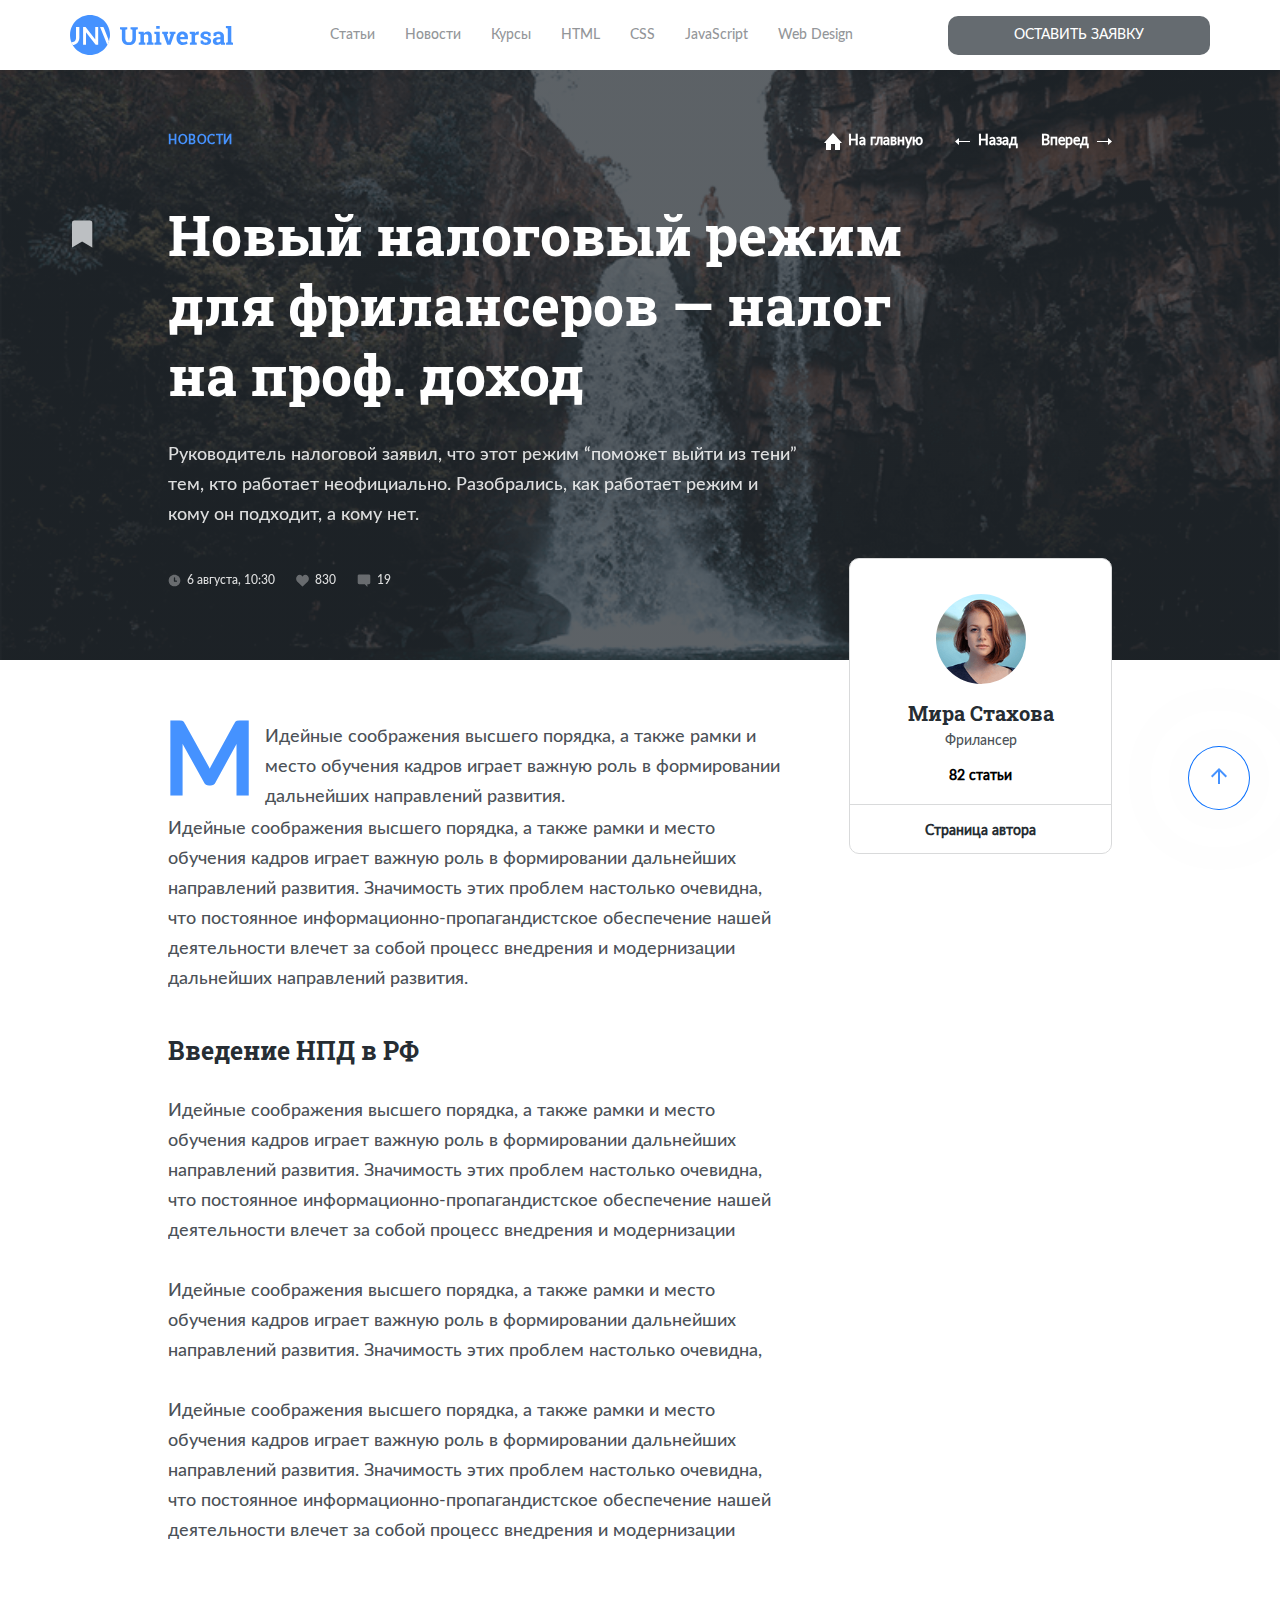
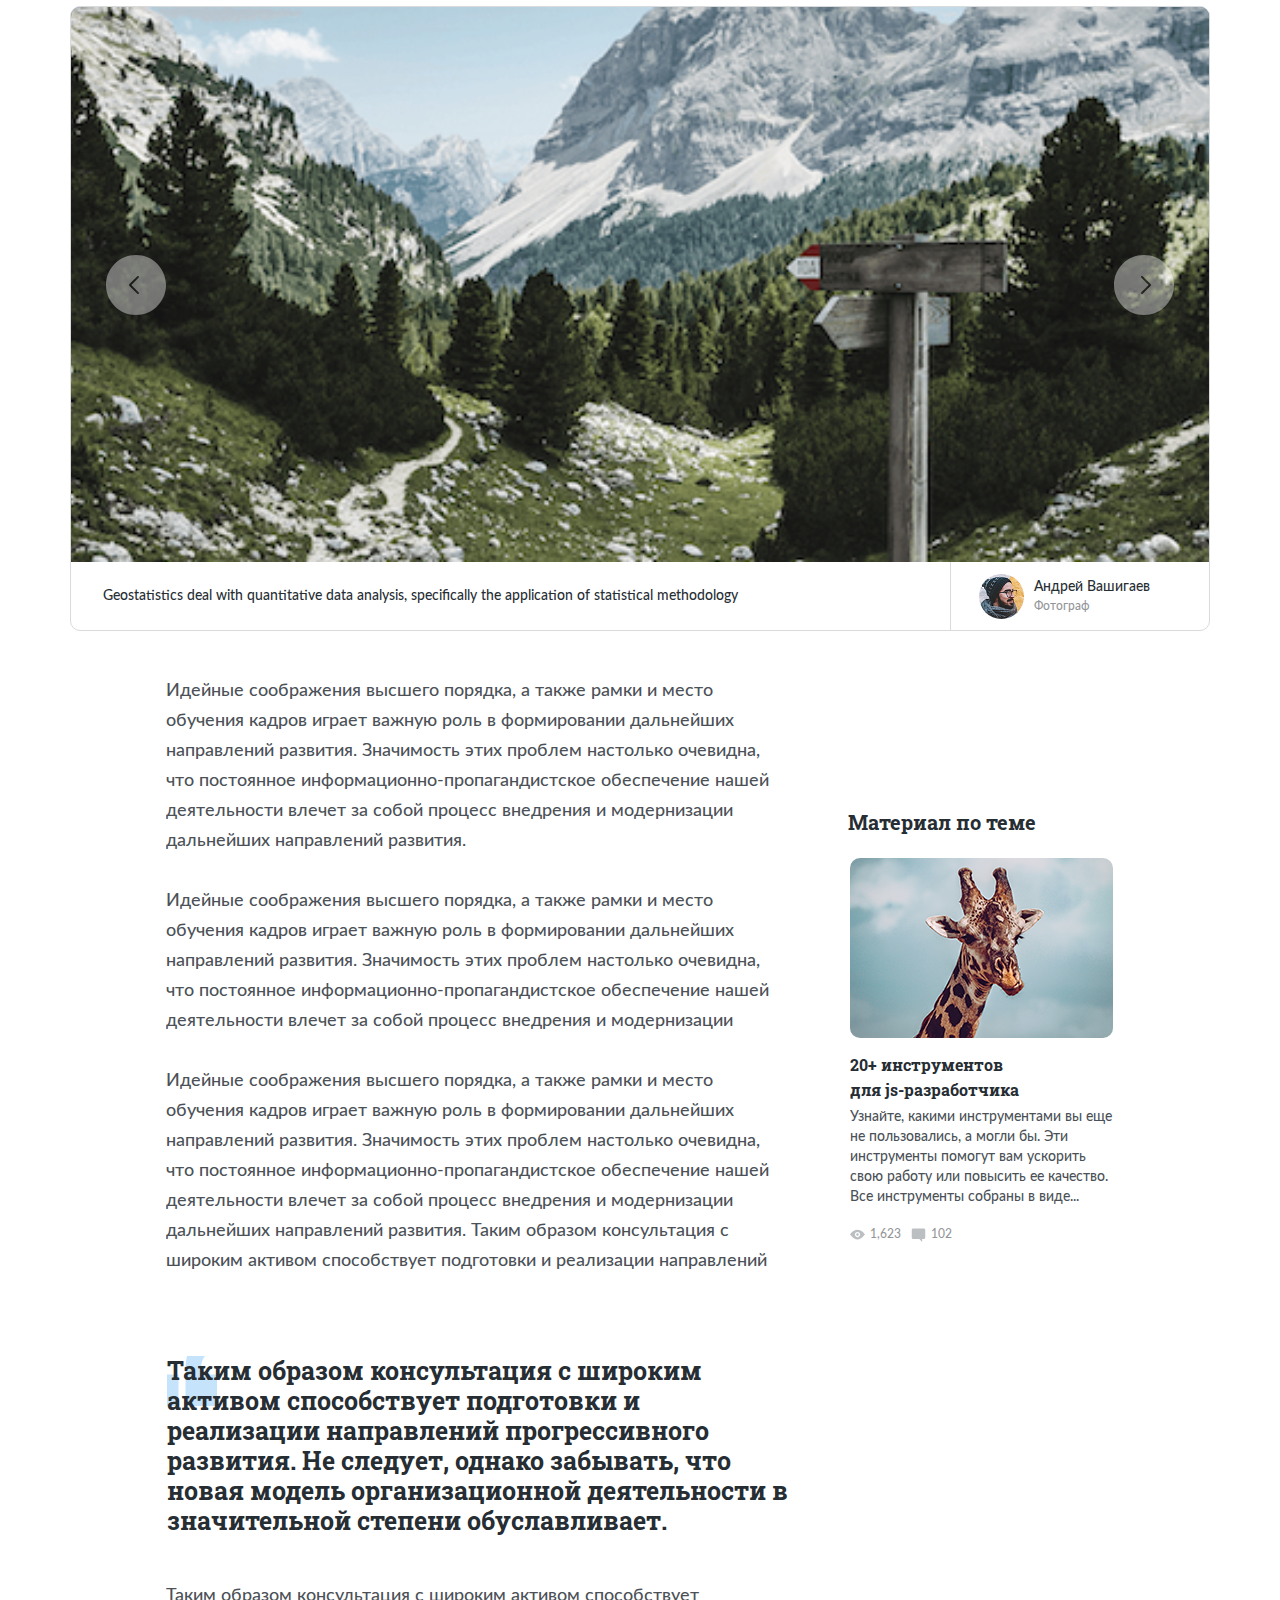
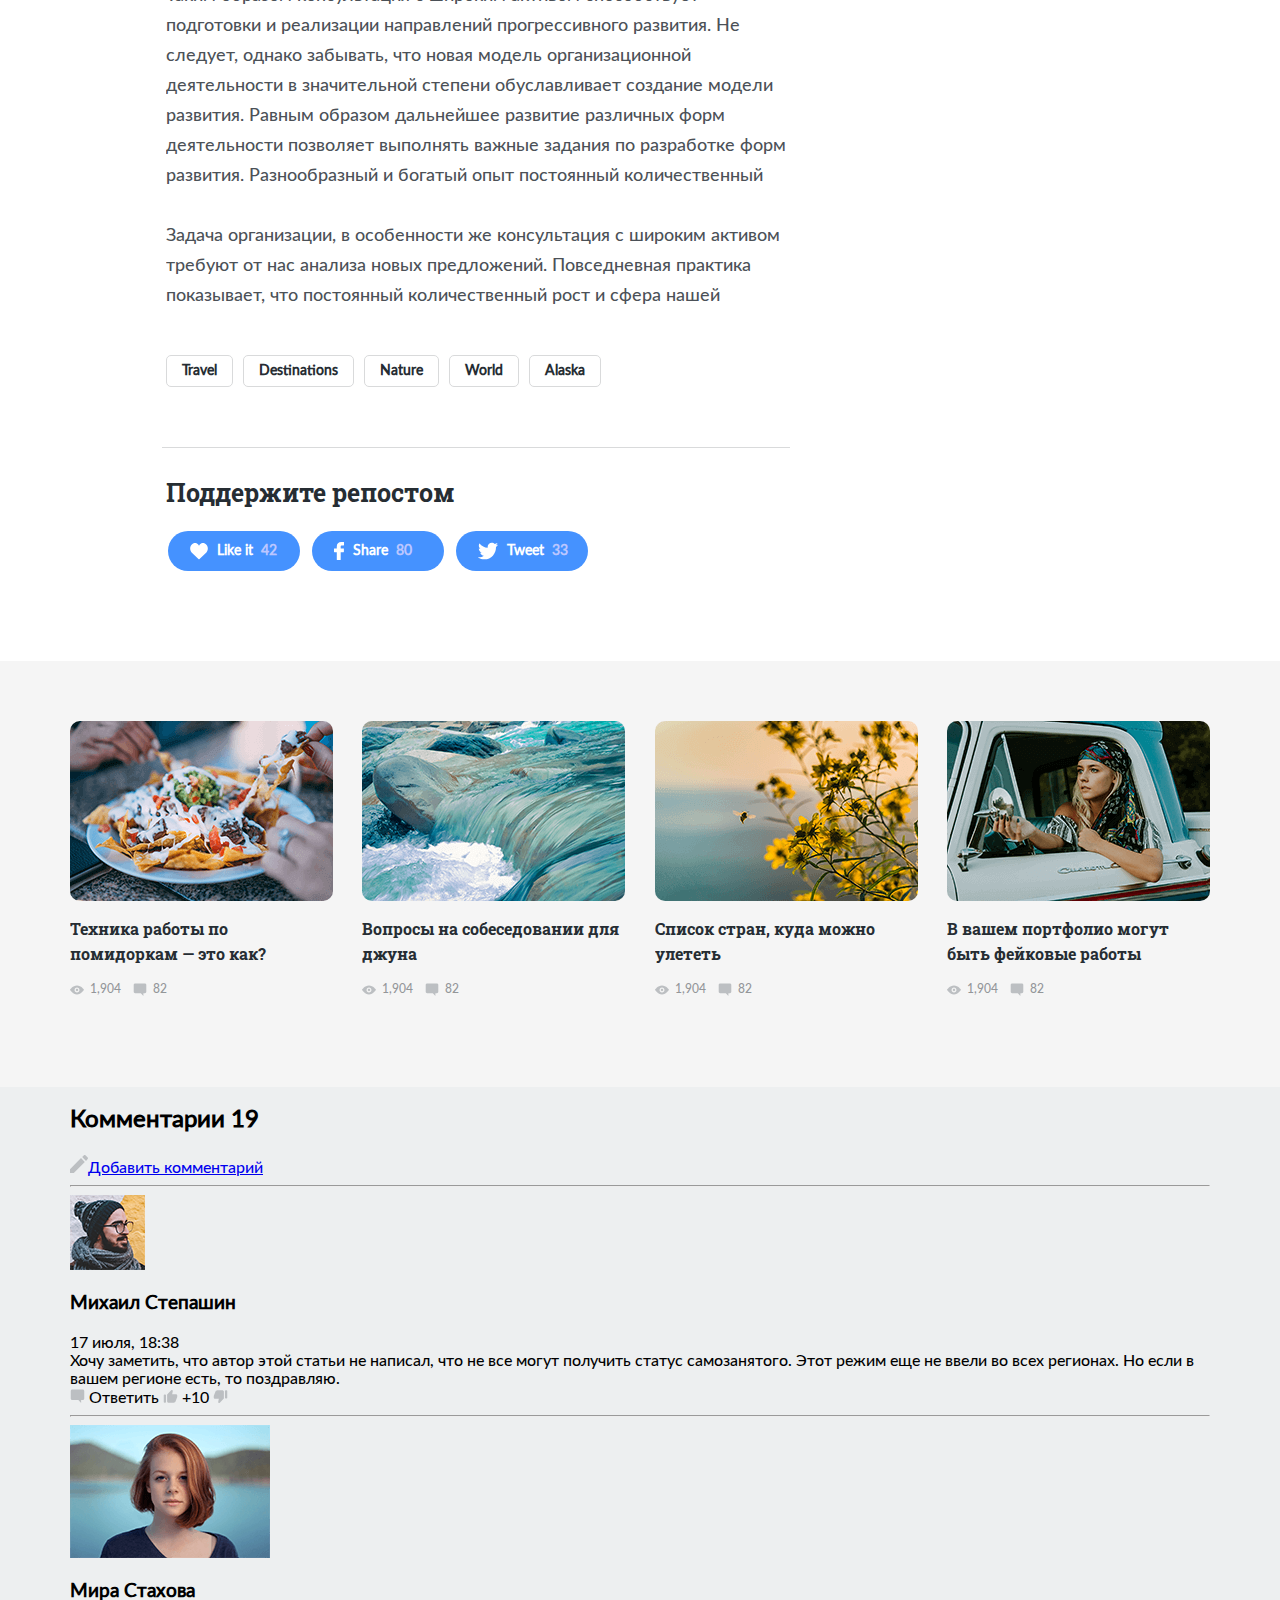
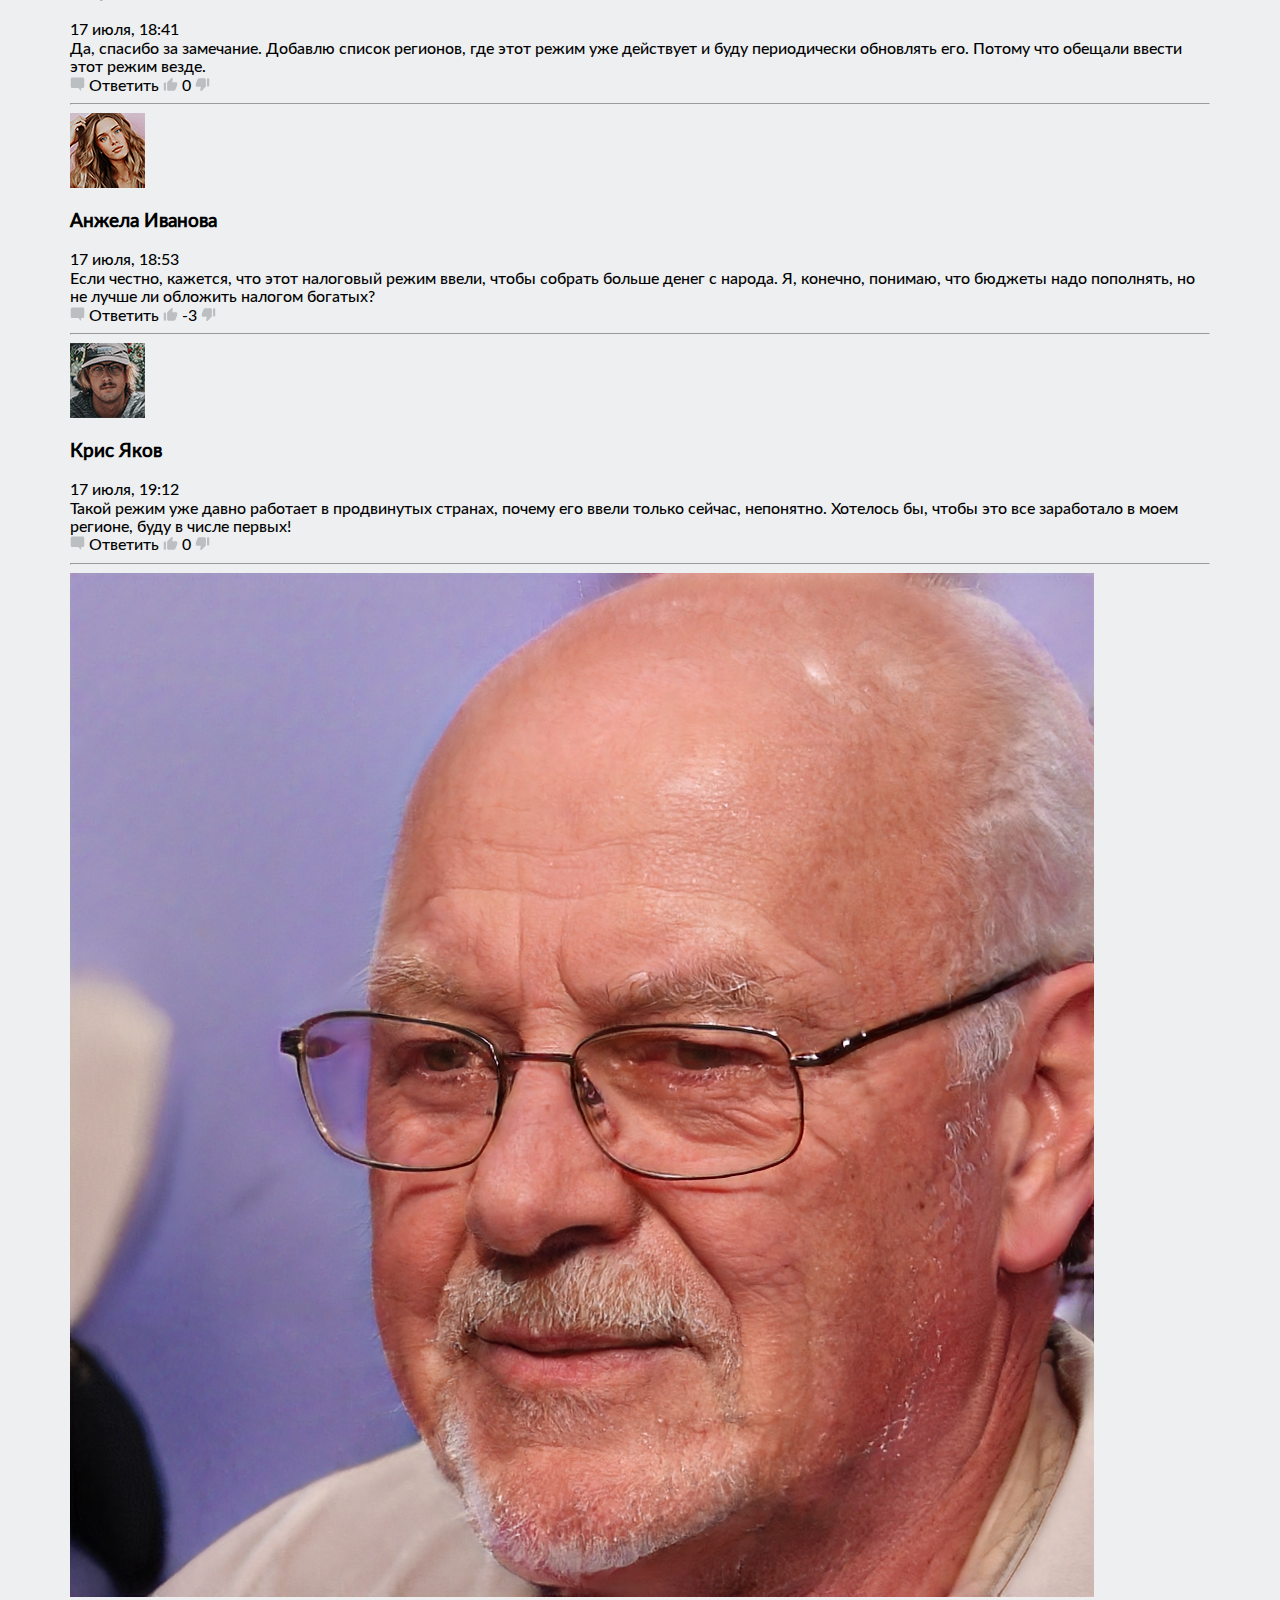
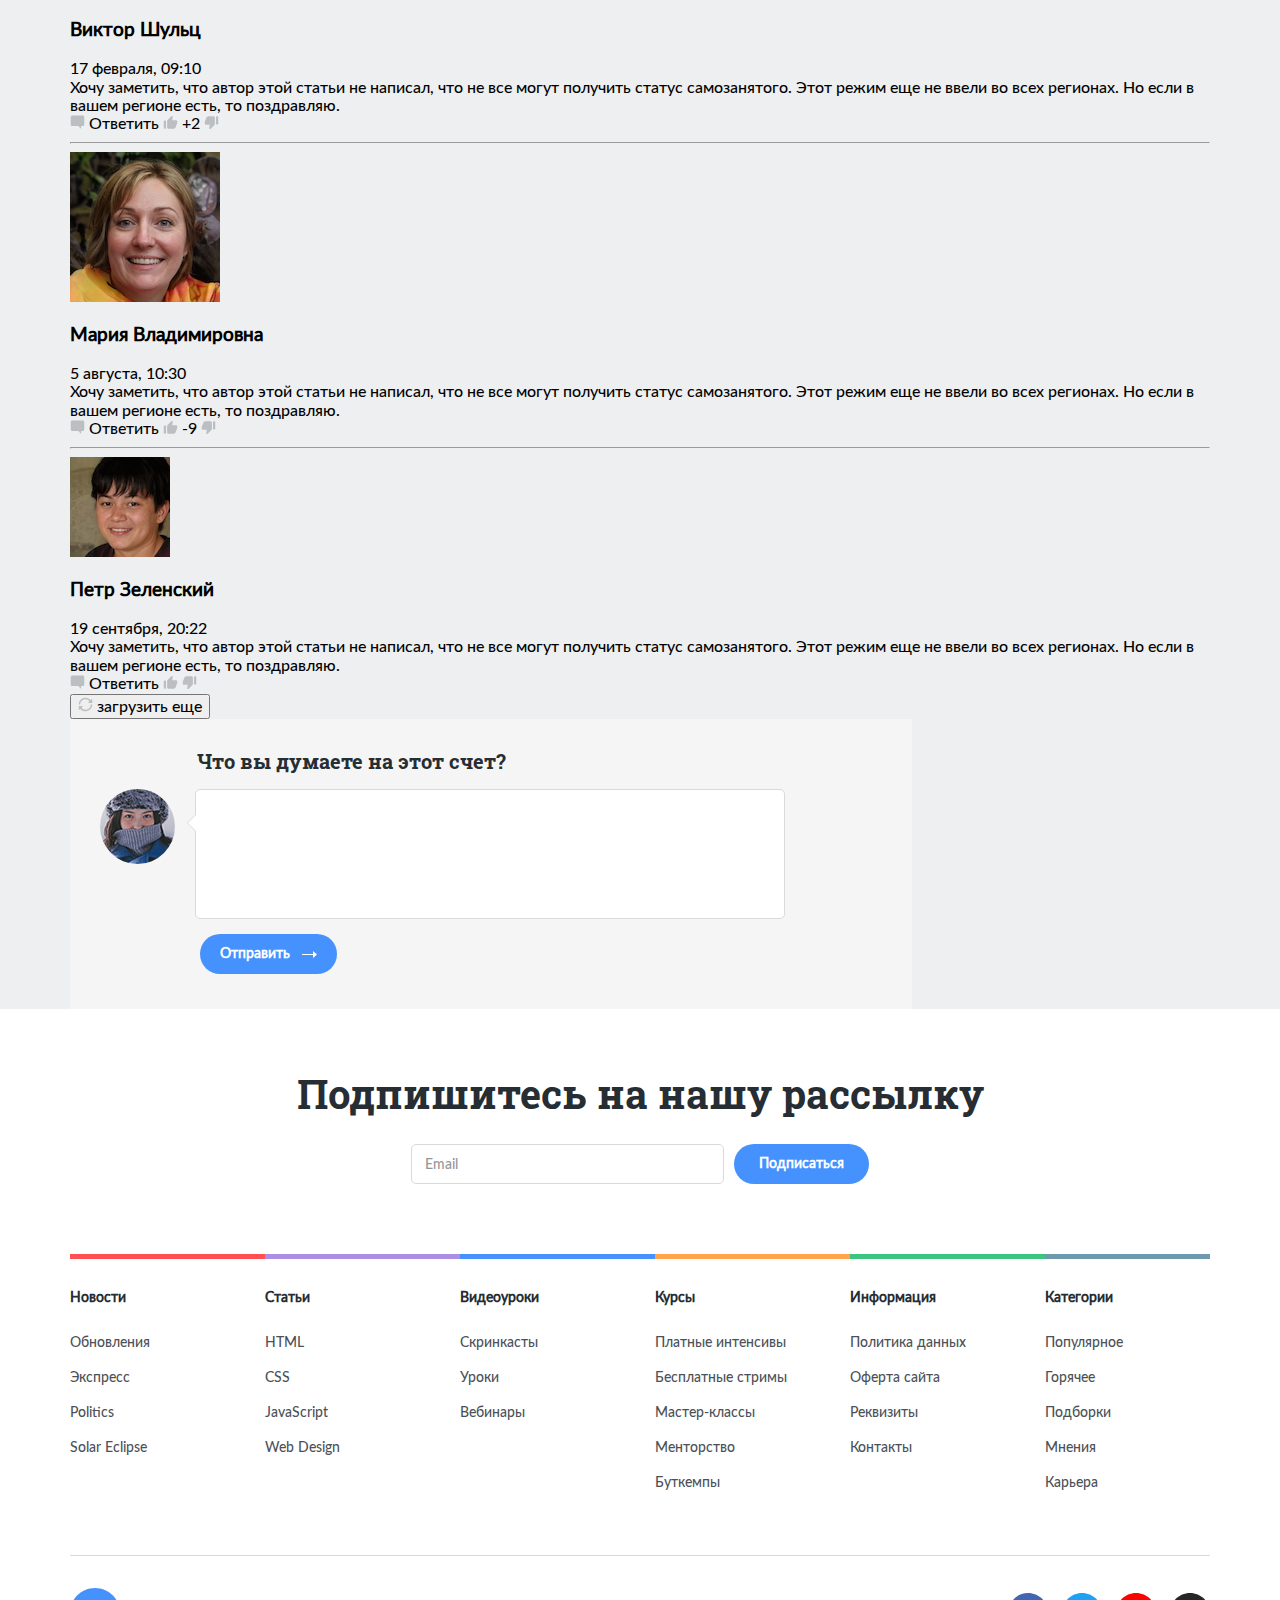
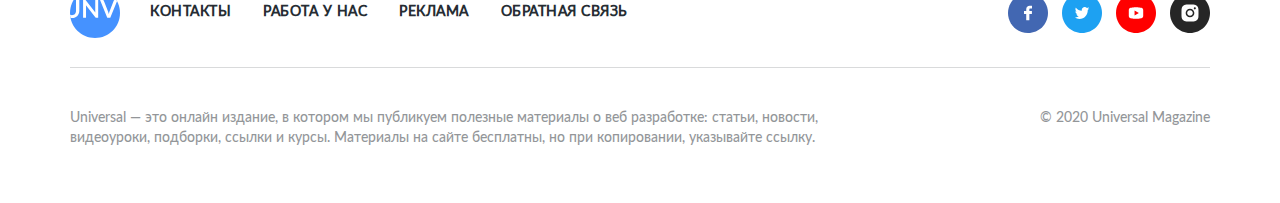
<file: article2.html>
<!DOCTYPE html>
<html lang="ru">
  <head>
    <meta charset="UTF-8" />
    <meta name="viewport" content="width=device-width, initial-scale=1.0" />
    <title>Universal</title>
    <link rel="icon" href="img/favicon.ico" type="image/x-icon" />
    <link
      href="https://fonts.googleapis.com/css2?family=Roboto+Slab:wght@700&display=swap"
      rel="stylesheet"
    />
    <link
      href="https://use.fontawesome.com/releases/v5.0.13/css/all.css"
      rel="stylesheet"
    />
    <link rel="stylesheet" href="css/swiper-bundle.min.css" />
    <link rel="stylesheet" href="css/fonts.css" />
    <link rel="stylesheet" href="css/style.css" />
  </head>
  <body>
    <header class="navbar navbar-light navbar--mobile_fixed">
      <div class="container">
        <div class="navbar-container">
          <a href="index.html" class="logo"
            ><img
              src="img/logo-blue.svg"
              alt="Logo: Universal"
              class="logo__image"
          /></a>
          <div class="navbar-menu">
            <a href="#article" class="navbar-menu__link navbar-menu__link-light"
              >Статьи</a
            >
            <a href="#news" class="navbar-menu__link navbar-menu__link-light"
              >Новости</a
            >
            <a href="#hot" class="navbar-menu__link navbar-menu__link-light"
              >Курсы</a
            >
            <a href="#footer" class="navbar-menu__link navbar-menu__link-light"
              >HTML</a
            >
            <a href="#footer" class="navbar-menu__link navbar-menu__link-light"
              >CSS</a
            >
            <a href="#footer" class="navbar-menu__link navbar-menu__link-light"
              >JavaScript</a
            >
            <a href="#footer" class="navbar-menu__link navbar-menu__link-light"
              >Web Design</a
            >
            <button data-toggle="modal" class="navbar__button button">
              ОСТАВИТЬ ЗАЯВКУ
            </button>
          </div>
          <!-- /.nav -->
          <button class="navbar-button navbar-button--mobile--visible">
            <span class="navbar-button__line"></span>
            <span class="navbar-button__line"></span>
            <span class="navbar-button__line"></span>
          </button>
        </div>
      </div>
      <!-- /.container -->
    </header>
    <!-- /.header -->
    <section class="announce">
      <img
        src="img/main/articles/article-5.png"
        alt=""
        class="announce__background"
      />
      <div class="container">
        <div class="announce-wrapper">
          <div class="announce-wrapper__bookmark">
            <i class="fas fa-bookmark"></i>
          </div>
          <div class="announce__heading">
            <h2 class="announce__heading-title">Новости</h2>
            <div class="announce__heading-navigation">
              <div class="announce__heading-navigation__home">
                <a href="index.html" class="announce__heading-navigation__link"
                  ><img
                    src="img/Home.svg"
                    alt="Icon: Home"
                    class="announce__heading-navigation__home-icon"
                  />На главную</a
                >
              </div>
              <div class="announce__heading-navigation__prev">
                <a
                  href="article.html"
                  class="announce__heading-navigation__link"
                  ><img
                    src="img/Arrow.svg"
                    alt="Icon: Назад"
                    class="announce__heading-navigation__prev-arrow"
                  />Назад</a
                >
              </div>
              <div class="announce__heading-navigation__next">
                <a
                  href="article.html"
                  class="announce__heading-navigation__link"
                  >Вперед<img
                    src="img/Arrow.svg"
                    alt="Icon: Назад"
                    class="announce__heading-navigation__next-arrow"
                /></a>
              </div>
            </div>
            <!-- /.navigation -->
          </div>
          <!-- /.announce__heading -->
          <h1 class="announce__headline">
            Новый налоговый режим для фрилансеров — налог на проф. доход
          </h1>
          <span class="announce__text"
            >Руководитель налоговой заявил, что этот режим “поможет выйти из
            тени” тем, кто работает неофициально. Разобрались, как работает
            режим и кому он подходит, а кому нет.</span
          >
          <div class="announce__bottom">
            <div class="announce__bottom-date">
              <img
                src="img/Clock.svg"
                alt="Icon: Дата"
                class="announce__bottom-icon"
              />6 августа, 10:30
            </div>
            <div class="announce__bottom-like">
              <img
                src="img/like-2.svg"
                alt="Icon: Нравится"
                class="announce__bottom-icon"
              />830
            </div>
            <div class="announce__bottom-comment">
              <img
                src="img/Comment-2.svg"
                alt="Icon: Коментарий"
                class="announce__bottom-icon"
              />19
            </div>
          </div>
          <!-- /.announce__bottom -->
          <div class="announce-wrapper__author">
            <div class="announce-wrapper__author-block">
              <img
                src="img/papers/avatar-1.png"
                alt="Image: Аватар автора"
                class="announce-wrapper__author-block__avatar"
              />
              <div class="announce-wrapper__author-block__wrapper">
                <span class="announce-wrapper__author-block__name"
                  >Мира Стахова</span
                >
                <span class="announce-wrapper__author-block__prof"
                  >Фрилансер</span
                >
              </div>
              <span class="announce-wrapper__author-block__counter"
                >82 статьи</span
              >
            </div>
            <!-- /.announce-wrapper__author-block -->
            <hr class="announce-wrapper__author__divider" />
            <a href="#" class="announce-wrapper__author-link"
              >Страница автора</a
            >
          </div>
        </div>
        <!-- /.announce-wrapper -->
      </div>
      <!-- /.container -->
    </section>
    <!-- /.announce -->
    <section class="page">
      <div class="container">
        <div class="page-top">
          <p class="page-top__text-first">
            М Идейные соображения высшего порядка, а также рамки и место
            обучения кадров играет важную роль в формировании дальнейших
            направлений развития.
          </p>
          <div class="page-wrap">
            <p class="page-top__text-second">
              Идейные соображения высшего порядка, а также рамки и место
              обучения кадров играет важную роль в формировании дальнейших
              направлений развития. Значимость этих проблем настолько очевидна,
              что постоянное информационно-пропагандистское обеспечение нашей
              деятельности влечет за собой процесс внедрения и модернизации
              дальнейших направлений развития.
            </p>
          </div>
          <h2 class="page-top__heading">Введение НПД в РФ</h2>
          <p class="page-top__text">
            Идейные соображения высшего порядка, а также рамки и место обучения
            кадров играет важную роль в формировании дальнейших направлений
            развития. Значимость этих проблем настолько очевидна, что постоянное
            информационно-пропагандистское обеспечение нашей деятельности влечет
            за собой процесс внедрения и модернизации
          </p>
          <p class="page-top__text">
            Идейные соображения высшего порядка, а также рамки и место обучения
            кадров играет важную роль в формировании дальнейших направлений
            развития. Значимость этих проблем настолько очевидна,
          </p>
          <p class="page-top__text">
            Идейные соображения высшего порядка, а также рамки и место обучения
            кадров играет важную роль в формировании дальнейших направлений
            развития. Значимость этих проблем настолько очевидна, что постоянное
            информационно-пропагандистское обеспечение нашей деятельности влечет
            за собой процесс внедрения и модернизации
          </p>
        </div>
        <!-- /.page-top -->
        <div class="page-wrapper">
          <!-- Slider main container -->
          <div class="swiper-container page-slider">
            <!-- Additional required wrapper -->
            <div class="swiper-wrapper">
              <!-- Slides -->
              <div class="swiper-slide">
                <img
                  src="img/papers/slider/slide-1.png"
                  alt="Image: Природа"
                  class="page-slider__slide"
                />
              </div>
              <div class="swiper-slide">
                <img
                  src="img/papers/slider/slide-2.png"
                  alt="Image: Природа"
                  class="page-slider__slide"
                />
              </div>
              <div class="swiper-slide">
                <img
                  src="img/papers/slider/slide-3.png"
                  alt="Image: Природа"
                  class="page-slider__slide"
                />
              </div>
            </div>
            <!-- If we need navigation buttons -->
            <div class="button-prev">
              <img
                src="img/papers/slider/button-prev.svg"
                alt=""
                class="swiper-button-prev"
              />
            </div>
            <div class="button-next">
              <img
                src="img/papers/slider/button-next.svg"
                alt=""
                class="swiper-button-next"
              />
            </div>
          </div>
          <!-- /.swiper-container -->
          <div class="page-wrapper__bottom">
            <span class="page-wrapper__bottom-text"
              >Geostatistics deal with quantitative data analysis, specifically
              the application of statistical methodology</span
            >
            <hr class="page-wrapper__bottom-author__divider" />
            <div class="page-wrapper__bottom-author">
              <img
                src="img/papers/avatar-2.png"
                alt=""
                class="page-wrapper__bottom-author__avatar"
              />
              <div class="page-wrapper__bottom-author__info">
                <span class="page-wrapper__bottom-author__info-name"
                  >Андрей Вашигаев</span
                >
                <span class="page-wrapper__bottom-author__info-prof"
                  >Фотограф</span
                >
              </div>
            </div>
          </div>
        </div>
        <!-- /.slider -->
        <div class="page-bottom">
          <div class="page-bottom__theme">
            <h2 class="page-bottom__theme-title">Материал по теме</h2>
            <div class="page-bottom__theme-wrap">
              <div class="page-bottom__theme-wrapper">
                <img
                  src="img/papers/theme.png"
                  alt="Icon: Материалы по теме"
                  class="page-bottom__theme-image"
                />
              </div>
              <div class="page-bottom__theme-wrapper__mr">
                <h3 class="page-bottom__theme-heading">
                  20+ инструментов для js-разработчика
                </h3>
                <span class="page-bottom__theme-text">
                  Узнайте, какими инструментами вы еще не пользовались, а могли
                  бы. Эти инструменты помогут вам ускорить свою работу или
                  повысить ее качество. Все инструменты собраны в виде...
                </span>
                <div class="page-bottom__theme-info">
                  <img
                    src="img/Eye.svg"
                    alt="Icon: Просмотрено"
                    class="page-bottom__theme-info__icon"
                  />
                  <span class="page-bottom__theme-info__counter">1,623</span>
                  <img
                    src="img/Comment.svg"
                    alt="Icon: Комментарии"
                    class="page-bottom__theme-info__icon"
                  />
                  <span class="page-bottom__theme-info__counter">102</span>
                </div>
              </div>
            </div>
          </div>
          <p class="page-bottom__text">
            Идейные соображения высшего порядка, а также рамки и место обучения
            кадров играет важную роль в формировании дальнейших направлений
            развития. Значимость этих проблем настолько очевидна, что постоянное
            информационно-пропагандистское обеспечение нашей деятельности влечет
            за собой процесс внедрения и модернизации дальнейших направлений
            развития.
          </p>
          <p class="page-bottom__text">
            Идейные соображения высшего порядка, а также рамки и место обучения
            кадров играет важную роль в формировании дальнейших направлений
            развития. Значимость этих проблем настолько очевидна, что постоянное
            информационно-пропагандистское обеспечение нашей деятельности влечет
            за собой процесс внедрения и модернизации
          </p>
          <p class="page-bottom__text">
            Идейные соображения высшего порядка, а также рамки и место обучения
            кадров играет важную роль в формировании дальнейших направлений
            развития. Значимость этих проблем настолько очевидна, что постоянное
            информационно-пропагандистское обеспечение нашей деятельности влечет
            за собой процесс внедрения и модернизации дальнейших направлений
            развития. Таким образом консультация с широким активом способствует
            подготовки и реализации направлений
          </p>
          <h2 class="page-bottom__quote">
            <img
              src="img/Icon/Quote.svg"
              alt="Icon: Quote"
              class="page-bottom__quote-icon"
            />
            Таким образом консультация с широким активом способствует подготовки
            и реализации направлений прогрессивного развития. Не следует, однако
            забывать, что новая модель организационной деятельности в
            значительной степени обуславливает.
          </h2>
          <!-- /.page-bottom_quote -->
          <p class="page-bottom__text">
            Таким образом консультация с широким активом способствует подготовки
            и реализации направлений прогрессивного развития. Не следует, однако
            забывать, что новая модель организационной деятельности в
            значительной степени обуславливает создание модели развития. Равным
            образом дальнейшее развитие различных форм деятельности позволяет
            выполнять важные задания по разработке форм развития. Разнообразный
            и богатый опыт постоянный количественный
          </p>
          <p class="page-bottom__text">
            Задача организации, в особенности же консультация с широким активом
            требуют от нас анализа новых предложений. Повседневная практика
            показывает, что постоянный количественный рост и сфера нашей
          </p>
          <div class="page-bottom__tags">
            <a href="#" class="page-bottom__tags-item">Travel</a>
            <a href="#" class="page-bottom__tags-item">Destinations</a>
            <a href="#" class="page-bottom__tags-item">Nature</a>
            <a href="#" class="page-bottom__tags-item">World</a>
            <a href="#" class="page-bottom__tags-item">Alaska</a>
          </div>
          <!-- /.page-bottom_tags -->
          <hr class="page-bottom__divider" />
          <h3 class="page-bottom__share">Поддержите репостом</h3>
          <div class="page-bottom__links">
            <a href="#" class="page-bottom__links-link">
              <img
                src="img/like-2.svg"
                alt="Icon: Лайк"
                class="page-bottom__links-link__icon"
              />
              <span class="page-bottom__links-link__action">Like it</span
              ><span class="page-bottom__links-link__counter">42</span>
            </a>
            <a href="#" class="page-bottom__links-link">
              <img
                src="img/Fb-mini.svg"
                alt="Icon: Лайк"
                class="page-bottom__links-link__icon"
              />
              <span class="page-bottom__links-link__action">Share</span
              ><span class="page-bottom__links-link__counter">80</span>
            </a>
            <a href="#" class="page-bottom__links-link">
              <img
                src="img/tw-mini.svg"
                alt="Icon: Лайк"
                class="page-bottom__links-link__icon"
              />
              <span class="page-bottom__links-link__action">Tweet</span
              ><span class="page-bottom__links-link__counter">33</span>
            </a>
          </div>
        </div>
        <!-- /.page-bottom -->
      </div>
      <!-- /.container -->
    </section>
    <!-- /.page -->
    <section class="activities">
      <div class="container">
        <div class="activities-wrapper">
          <div class="activities-card">
            <img
              src="img/activities/activ-1.png"
              alt=""
              class="activities-card__image"
            />
            <h3 class="activities-card__heading">
              <a href="#" class="activities-card__heading-link">
                Техника работы по помидоркам — это как?
              </a>
            </h3>
            <div class="activities-card__info">
              <img
                src="img/Eye.svg"
                alt="Icon: Просмотрено"
                class="activities-card__info-icon"
              />
              <span class="activities-card__info-counter">1,904</span>
              <img
                src="img/Comment.svg"
                alt="Icon: Комментарии"
                class="activities-card__info-icon"
              />
              <span class="activities-card__info-counter">82</span>
            </div>
          </div>
          <!-- /.activities-card -->
          <div class="activities-card">
            <img
              src="img/activities/activ-2.png"
              alt=""
              class="activities-card__image"
            />
            <h3 class="activities-card__heading">
              <a href="#" class="activities-card__heading-link">
                Вопросы на собеседовании для джуна
              </a>
            </h3>
            <div class="activities-card__info">
              <img
                src="img/Eye.svg"
                alt="Icon: Просмотрено"
                class="activities-card__info-icon"
              />
              <span class="activities-card__info-counter">1,904</span>
              <img
                src="img/Comment.svg"
                alt="Icon: Комментарии"
                class="activities-card__info-icon"
              />
              <span class="activities-card__info-counter">82</span>
            </div>
          </div>
          <!-- /.activities-card -->
          <div class="activities-card">
            <img
              src="img/activities/activ-3.png"
              alt=""
              class="activities-card__image"
            />
            <h3 class="activities-card__heading">
              <a href="#" class="activities-card__heading-link">
                Список стран, куда можно улететь
              </a>
            </h3>
            <div class="activities-card__info">
              <img
                src="img/Eye.svg"
                alt="Icon: Просмотрено"
                class="activities-card__info-icon"
              />
              <span class="activities-card__info-counter">1,904</span>
              <img
                src="img/Comment.svg"
                alt="Icon: Комментарии"
                class="activities-card__info-icon"
              />
              <span class="activities-card__info-counter">82</span>
            </div>
          </div>
          <!-- /.activities-card -->
          <div class="activities-card">
            <img
              src="img/activities/activ-4.png"
              alt=""
              class="activities-card__image"
            />
            <h3 class="activities-card__heading">
              <a href="#" class="activities-card__heading-link">
                В вашем портфолио могут быть фейковые работы
              </a>
            </h3>
            <div class="activities-card__info">
              <img
                src="img/Eye.svg"
                alt="Icon: Просмотрено"
                class="activities-card__info-icon"
              />
              <span class="activities-card__info-counter">1,904</span>
              <img
                src="img/Comment.svg"
                alt="Icon: Комментарии"
                class="activities-card__info-icon"
              />
              <span class="activities-card__info-counter">82</span>
            </div>
          </div>
          <!-- /.activities-card -->
        </div>
        <!-- /.activities-wrapper -->
      </div>
    </section>
    <!-- /.activities -->
    <section class="commentaries">
      <div class="container">
        <div class="commentaries-wrapper">
          <div class="commentaries-heading">
            <h2 class="commentaries-heading__headline">
              Комментарии
              <span class="commentaries-heading__headline-counter">19</span>
            </h2>
            <a href="#" class="commentaries-heading__link">
              <img
                src="img/Pencil.svg"
                alt="Icon: Добавить комментарий"
                class="commentaries-heading__link-icon"
              /><span class="commentaries-heading__link-text"
                >Добавить комментарий</span
              >
            </a>
          </div>
          <!-- /.commentaries-heading -->
          <hr class="commentaries-divider" />
          <div class="commentaries-sheet">
            <div class="commentaries-sheet__block">
              <img
                src="img/papers/comments/avatar-1.png"
                alt=""
                class="commentaries-sheet__block-avatar"
              />
              <div class="commentaries-sheet__block-message">
                <div class="commentaries-sheet__block-message__heading">
                  <h3 class="commentaries-sheet__block-message__heading-name">
                    Михаил Степашин
                  </h3>
                  <span class="commentaries-sheet__block-message__heading-date">
                    17 июля, 18:38
                  </span>
                </div>
                <!-- /.commentaries-sheet_block-message_heading -->
                <div class="commentaries-sheet__block-message__text">
                  Хочу заметить, что автор этой статьи не написал, что не все
                  могут получить статус самозанятого. Этот режим еще не ввели во
                  всех регионах. Но если в вашем регионе есть, то поздравляю.
                </div>
                <div class="commentaries-sheet__block-message__actions">
                  <img
                    src="img/Comment.svg"
                    alt="Icon: Ответить"
                    class="commentaries-sheet__block-message__actions-icon"
                  />
                  <span
                    class="commentaries-sheet__block-message__actions-counter"
                  >
                    Ответить
                  </span>
                  <img
                    src="img/Thumb-like.svg"
                    alt=""
                    class="commentaries-sheet__block-message__actions-icon"
                  />
                  <span
                    class="
                      commentaries-sheet__block-message__actions-counter__green
                    "
                  >
                    +10
                  </span>
                  <img
                    src="img/Thumb-dislike.svg"
                    alt=""
                    class="commentaries-sheet__block-message__actions-icon"
                  />
                </div>
                <!-- /.commentaries-sheet_block-message_actions -->
              </div>
              <!-- /.commentaries-sheet_block-message -->
            </div>
            <!-- /.commentaries-sheet_block -->
            <hr class="commentaries-divider" />
            <div
              class="commentaries-sheet__block commentaries-sheet__block-answer"
            >
              <img
                src="img/papers/comments/avatar-2.png"
                alt=""
                class="commentaries-sheet__block-avatar"
              />
              <div class="commentaries-sheet__block-message">
                <div class="commentaries-sheet__block-message__heading">
                  <h3 class="commentaries-sheet__block-message__heading-name">
                    Мира Стахова
                  </h3>
                  <span class="commentaries-sheet__block-message__heading-date">
                    17 июля, 18:41
                  </span>
                </div>
                <!-- /.commentaries-sheet_block-message_heading -->
                <div class="commentaries-sheet__block-message__text">
                  Да, спасибо за замечание. Добавлю список регионов, где этот
                  режим уже действует и буду периодически обновлять его. Потому
                  что обещали ввести этот режим везде.
                </div>
                <div class="commentaries-sheet__block-message__actions">
                  <img
                    src="img/Comment.svg"
                    alt="Icon: Ответить"
                    class="commentaries-sheet__block-message__actions-icon"
                  />
                  <span
                    class="commentaries-sheet__block-message__actions-counter"
                  >
                    Ответить
                  </span>
                  <img
                    src="img/Thumb-like.svg"
                    alt=""
                    class="commentaries-sheet__block-message__actions-icon"
                  />
                  <span
                    class="
                      commentaries-sheet__block-message__actions-counter__none
                    "
                  >
                    0
                  </span>
                  <img
                    src="img/Thumb-dislike.svg"
                    alt=""
                    class="commentaries-sheet__block-message__actions-icon"
                  />
                </div>
                <!-- /.commentaries-sheet_block-message_actions -->
              </div>
              <!-- /.commentaries-sheet_block-message -->
            </div>
            <!-- /.commentaries-sheet_block -->
            <hr class="commentaries-divider" />
            <div class="commentaries-sheet__block">
              <img
                src="img/papers/comments/avatar-3.png"
                alt=""
                class="commentaries-sheet__block-avatar"
              />
              <div class="commentaries-sheet__block-message">
                <div class="commentaries-sheet__block-message__heading">
                  <h3 class="commentaries-sheet__block-message__heading-name">
                    Анжела Иванова
                  </h3>
                  <span class="commentaries-sheet__block-message__heading-date">
                    17 июля, 18:53
                  </span>
                </div>
                <!-- /.commentaries-sheet_block-message_heading -->
                <div class="commentaries-sheet__block-message__text">
                  Если честно, кажется, что этот налоговый режим ввели, чтобы
                  собрать больше денег с народа. Я, конечно, понимаю, что
                  бюджеты надо пополнять, но не лучше ли обложить налогом
                  богатых?
                </div>
                <div class="commentaries-sheet__block-message__actions-mr">
                  <img
                    src="img/Comment.svg"
                    alt="Icon: Ответить"
                    class="commentaries-sheet__block-message__actions-icon"
                  />
                  <span
                    class="commentaries-sheet__block-message__actions-counter"
                  >
                    Ответить
                  </span>
                  <img
                    src="img/Thumb-like.svg"
                    alt=""
                    class="commentaries-sheet__block-message__actions-icon"
                  />
                  <span
                    class="
                      commentaries-sheet__block-message__actions-counter__red
                    "
                  >
                    -3
                  </span>
                  <img
                    src="img/Thumb-dislike.svg"
                    alt=""
                    class="commentaries-sheet__block-message__actions-icon"
                  />
                </div>
                <!-- /.commentaries-sheet_block-message_actions -->
              </div>
              <!-- /.commentaries-sheet_block-message -->
            </div>
            <!-- /.commentaries-sheet_block -->
            <hr class="commentaries-divider" />
            <div class="commentaries-sheet__block">
              <img
                src="img/papers/comments/avatar-4.png"
                alt=""
                class="commentaries-sheet__block-avatar"
              />
              <div class="commentaries-sheet__block-message">
                <div class="commentaries-sheet__block-message__heading">
                  <h3 class="commentaries-sheet__block-message__heading-name">
                    Крис Яков
                  </h3>
                  <span class="commentaries-sheet__block-message__heading-date">
                    17 июля, 19:12
                  </span>
                </div>
                <!-- /.commentaries-sheet_block-message_heading -->
                <div class="commentaries-sheet__block-message__text">
                  Такой режим уже давно работает в продвинутых странах, почему
                  его ввели только сейчас, непонятно. Хотелось бы, чтобы это все
                  заработало в моем регионе, буду в числе первых!
                </div>
                <div class="commentaries-sheet__block-message__actions">
                  <img
                    src="img/Comment.svg"
                    alt="Icon: Ответить"
                    class="commentaries-sheet__block-message__actions-icon"
                  />
                  <span
                    class="commentaries-sheet__block-message__actions-counter"
                  >
                    Ответить
                  </span>
                  <img
                    src="img/Thumb-like.svg"
                    alt=""
                    class="commentaries-sheet__block-message__actions-icon"
                  />
                  <span
                    class="
                      commentaries-sheet__block-message__actions-counter__none
                    "
                  >
                    0
                  </span>
                  <img
                    src="img/Thumb-dislike.svg"
                    alt=""
                    class="commentaries-sheet__block-message__actions-icon"
                  />
                </div>
                <!-- /.commentaries-sheet_block-message_actions -->
              </div>
              <!-- /.commentaries-sheet_block-message -->
            </div>
            <!-- /.commentaries-sheet_block -->
            <div class="commentaries-sheet__block-hidden">
              <hr class="commentaries-divider" />
              <div class="commentaries-sheet__block">
                <img
                  src="img/papers/comments/avatar-6.png"
                  alt=""
                  class="commentaries-sheet__block-avatar"
                />
                <div class="commentaries-sheet__block-message">
                  <div class="commentaries-sheet__block-message__heading">
                    <h3 class="commentaries-sheet__block-message__heading-name">
                      Виктор Шульц
                    </h3>
                    <span
                      class="commentaries-sheet__block-message__heading-date"
                    >
                      17 февраля, 09:10
                    </span>
                  </div>
                  <!-- /.commentaries-sheet_block-message_heading -->
                  <div class="commentaries-sheet__block-message__text">
                    Хочу заметить, что автор этой статьи не написал, что не все
                    могут получить статус самозанятого. Этот режим еще не ввели
                    во всех регионах. Но если в вашем регионе есть, то
                    поздравляю.
                  </div>
                  <div class="commentaries-sheet__block-message__actions">
                    <img
                      src="img/Comment.svg"
                      alt="Icon: Ответить"
                      class="commentaries-sheet__block-message__actions-icon"
                    />
                    <span
                      class="commentaries-sheet__block-message__actions-counter"
                    >
                      Ответить
                    </span>
                    <img
                      src="img/Thumb-like.svg"
                      alt=""
                      class="commentaries-sheet__block-message__actions-icon"
                    />
                    <span
                      class="
                        commentaries-sheet__block-message__actions-counter__green
                      "
                    >
                      +2
                    </span>
                    <img
                      src="img/Thumb-dislike.svg"
                      alt=""
                      class="commentaries-sheet__block-message__actions-icon"
                    />
                  </div>
                  <!-- /.commentaries-sheet_block-message_actions -->
                </div>
                <!-- /.commentaries-sheet_block-message -->
              </div>
              <!-- /.commentaries-sheet_block -->
              <hr class="commentaries-divider" />
              <div class="commentaries-sheet__block">
                <img
                  src="img/papers/comments/avatar-7.png"
                  alt=""
                  class="commentaries-sheet__block-avatar"
                />
                <div class="commentaries-sheet__block-message">
                  <div class="commentaries-sheet__block-message__heading">
                    <h3 class="commentaries-sheet__block-message__heading-name">
                      Мария Владимировна
                    </h3>
                    <span
                      class="commentaries-sheet__block-message__heading-date"
                    >
                      5 августа, 10:30
                    </span>
                  </div>
                  <!-- /.commentaries-sheet_block-message_heading -->
                  <div class="commentaries-sheet__block-message__text">
                    Хочу заметить, что автор этой статьи не написал, что не все
                    могут получить статус самозанятого. Этот режим еще не ввели
                    во всех регионах. Но если в вашем регионе есть, то
                    поздравляю.
                  </div>
                  <div class="commentaries-sheet__block-message__actions">
                    <img
                      src="img/Comment.svg"
                      alt="Icon: Ответить"
                      class="commentaries-sheet__block-message__actions-icon"
                    />
                    <span
                      class="commentaries-sheet__block-message__actions-counter"
                    >
                      Ответить
                    </span>
                    <img
                      src="img/Thumb-like.svg"
                      alt=""
                      class="commentaries-sheet__block-message__actions-icon"
                    />
                    <span
                      class="
                        commentaries-sheet__block-message__actions-counter__red
                      "
                    >
                      -9
                    </span>
                    <img
                      src="img/Thumb-dislike.svg"
                      alt=""
                      class="commentaries-sheet__block-message__actions-icon"
                    />
                  </div>
                  <!-- /.commentaries-sheet_block-message_actions -->
                </div>
                <!-- /.commentaries-sheet_block-message -->
              </div>
              <!-- /.commentaries-sheet_block -->
              <hr class="commentaries-divider" />
              <div class="commentaries-sheet__block">
                <img
                  src="img/papers/comments/avatar-8.png"
                  alt=""
                  class="commentaries-sheet__block-avatar"
                />
                <div class="commentaries-sheet__block-message">
                  <div class="commentaries-sheet__block-message__heading">
                    <h3 class="commentaries-sheet__block-message__heading-name">
                      Петр Зеленский
                    </h3>
                    <span
                      class="commentaries-sheet__block-message__heading-date"
                    >
                      19 сентября, 20:22
                    </span>
                  </div>
                  <!-- /.commentaries-sheet_block-message_heading -->
                  <div class="commentaries-sheet__block-message__text">
                    Хочу заметить, что автор этой статьи не написал, что не все
                    могут получить статус самозанятого. Этот режим еще не ввели
                    во всех регионах. Но если в вашем регионе есть, то
                    поздравляю.
                  </div>
                  <div class="commentaries-sheet__block-message__actions">
                    <img
                      src="img/Comment.svg"
                      alt="Icon: Ответить"
                      class="commentaries-sheet__block-message__actions-icon"
                    />
                    <span
                      class="commentaries-sheet__block-message__actions-counter"
                    >
                      Ответить
                    </span>
                    <img
                      src="img/Thumb-like.svg"
                      alt=""
                      class="commentaries-sheet__block-message__actions-icon"
                    />
                    <span
                      class="
                        commentaries-sheet__block-message__actions-counter__green
                      "
                    >
                    </span>
                    <img
                      src="img/Thumb-dislike.svg"
                      alt=""
                      class="commentaries-sheet__block-message__actions-icon"
                    />
                  </div>
                  <!-- /.commentaries-sheet_block-message_actions -->
                </div>
                <!-- /.commentaries-sheet_block-message -->
              </div>
              <!-- /.commentaries-sheet_block -->
            </div>
          </div>
          <button class="commentaries-load">
            <img src="img/Loading.svg" alt="" class="commentaries-load__icon" />
            загрузить еще
          </button>
          <div class="commentaries-reply">
            <h3 class="commentaries-reply__heading">
              Что вы думаете на этот счет?
            </h3>
            <div class="commentaries-reply__block">
              <img
                src="img/papers/comments/avatar-5.png"
                alt=""
                class="commentaries-reply__block-user"
              />
              <form
                action="send.php"
                method="POST"
                class="commentaries-reply__block-form form"
              >
                <div class="commentaries-reply__block-form__textarea">
                  <textarea
                    name="comment"
                    class="commentaries-reply__block-form__textarea-block"
                    cols="100"
                    required
                    minlength="100"
                  ></textarea>
                </div>
                <button
                  type="submit"
                  name="comment-send"
                  class="commentaries-reply__block-form__button"
                >
                  Отправить
                  <img
                    src="img/Arrow.svg"
                    alt=""
                    class="commentaries-reply__block-form__button-icon"
                  />
                </button>
              </form>
            </div>
            <!-- /.commentaries-reply_heading-block -->
          </div>
          <!-- /.commentaries-reply -->
        </div>
        <!-- /.commentaries-sheet -->
        <!-- /.commentaries-wrapper -->
      </div>
      <!-- /.container -->
    </section>
    <!-- /.commentaries -->
    <section class="newsletter">
      <div class="container">
        <div class="newsletter-container">
          <h2 class="newsletter-title">Подпишитесь на нашу рассылку</h2>
          <form action="send.php" method="POST" class="newsletter-form form">
            <input
              type="email"
              class="newsletter-form__input"
              placeholder="Email"
              name="email"
              required
            />
            <button
              type="submit"
              name="email-send"
              class="newsletter-form__button"
            >
              Подписаться
            </button>
          </form>
        </div>
        <!-- /.newsletter-container -->
      </div>
      <!-- /.container -->
    </section>
    <!-- /.newsletter -->
    <footer id="footer" class="footer">
      <div class="container">
        <div class="footer-links">
          <div class="footer-links__block">
            <hr class="footer-links__block-divider__red" />
            <h3 class="footer-links__block-headline">Новости</h3>
            <ul class="footer-links__block-list">
              <li class="footer-links__block-item">
                <a href="#" class="footer-links__block-item__link"
                  >Обновления</a
                >
              </li>
              <li class="footer-links__block-item">
                <a href="#" class="footer-links__block-item__link">Экспресс</a>
              </li>
              <li class="footer-links__block-item">
                <a href="#" class="footer-links__block-item__link">Politics</a>
              </li>
              <li class="footer-links__block-item">
                <a href="#" class="footer-links__block-item__link"
                  >Solar Eclipse</a
                >
              </li>
            </ul>
          </div>
          <!-- /.footer-links__block -->
          <div class="footer-links__block">
            <hr class="footer-links__block-divider__violet" />
            <h3 class="footer-links__block-headline">Статьи</h3>
            <ul class="footer-links__block-list">
              <li class="footer-links__block-item">
                <a href="#" class="footer-links__block-item__link">HTML</a>
              </li>
              <li class="footer-links__block-item">
                <a href="#" class="footer-links__block-item__link">CSS</a>
              </li>
              <li class="footer-links__block-item">
                <a href="#" class="footer-links__block-item__link"
                  >JavaScript</a
                >
              </li>
              <li class="footer-links__block-item">
                <a href="#" class="footer-links__block-item__link"
                  >Web Design</a
                >
              </li>
            </ul>
          </div>
          <!-- /.footer-links__block -->
          <div class="footer-links__block">
            <hr class="footer-links__block-divider__blue" />
            <h3 class="footer-links__block-headline">Видеоуроки</h3>
            <ul class="footer-links__block-list">
              <li class="footer-links__block-item">
                <a href="#" class="footer-links__block-item__link"
                  >Скринкасты</a
                >
              </li>
              <li class="footer-links__block-item">
                <a href="#" class="footer-links__block-item__link">Уроки</a>
              </li>
              <li class="footer-links__block-item">
                <a href="#" class="footer-links__block-item__link">Вебинары</a>
              </li>
            </ul>
          </div>
          <!-- /.footer-links__block -->
          <div class="footer-links__block">
            <hr class="footer-links__block-divider__orange" />
            <h3 class="footer-links__block-headline">Курсы</h3>
            <ul class="footer-links__block-list">
              <li class="footer-links__block-item">
                <a href="#" class="footer-links__block-item__link"
                  >Платные интенсивы</a
                >
              </li>
              <li class="footer-links__block-item">
                <a href="#" class="footer-links__block-item__link"
                  >Бесплатные стримы</a
                >
              </li>
              <li class="footer-links__block-item">
                <a href="#" class="footer-links__block-item__link"
                  >Мастер-классы</a
                >
              </li>
              <li class="footer-links__block-item">
                <a href="#" class="footer-links__block-item__link"
                  >Менторство</a
                >
              </li>
              <li class="footer-links__block-item">
                <a href="#" class="footer-links__block-item__link">Буткемпы</a>
              </li>
            </ul>
          </div>
          <!-- /.footer-links__block -->
          <div class="footer-links__block">
            <hr class="footer-links__block-divider__green" />
            <h3 class="footer-links__block-headline">Информация</h3>
            <ul class="footer-links__block-list">
              <li class="footer-links__block-item">
                <a href="#" class="footer-links__block-item__link"
                  >Политика данных</a
                >
              </li>
              <li class="footer-links__block-item">
                <a href="#" class="footer-links__block-item__link"
                  >Оферта сайта</a
                >
              </li>
              <li class="footer-links__block-item">
                <a href="#" class="footer-links__block-item__link">Реквизиты</a>
              </li>
              <li class="footer-links__block-item">
                <a href="#" class="footer-links__block-item__link">Контакты</a>
              </li>
            </ul>
          </div>
          <!-- /.footer-links__block -->
          <div class="footer-links__block">
            <hr class="footer-links__block-divider__greyblue" />
            <h3 class="footer-links__block-headline">Категории</h3>
            <ul class="footer-links__block-list">
              <li class="footer-links__block-item">
                <a href="#" class="footer-links__block-item__link"
                  >Популярное</a
                >
              </li>
              <li class="footer-links__block-item">
                <a href="#" class="footer-links__block-item__link">Горячее</a>
              </li>
              <li class="footer-links__block-item">
                <a href="#" class="footer-links__block-item__link">Подборки</a>
              </li>
              <li class="footer-links__block-item">
                <a href="#" class="footer-links__block-item__link">Мнения</a>
              </li>
              <li class="footer-links__block-item">
                <a href="#" class="footer-links__block-item__link">Карьера</a>
              </li>
            </ul>
          </div>
          <!-- /.footer-links__block -->
        </div>
        <!-- /.footer-links -->
        <hr class="footer-divider" />
        <!-- /.divider -->
        <div class="footer-contacts">
          <div class="footer-contacts__links">
            <div class="footer-contacts__links-logo">
              <a href="#"
                ><img src="img/logo-blue-round.svg" alt="Image: Logo"
              /></a>
            </div>
            <span class="footer-contacts__links-item"
              ><a href="#" class="footer-contacts__links-item__link"
                >Контакты</a
              ></span
            >
            <span class="footer-contacts__links-item"
              ><a href="#" class="footer-contacts__links-item__link"
                >Работа у нас</a
              ></span
            >
            <span class="footer-contacts__links-item"
              ><a href="#" class="footer-contacts__links-item__link"
                >Реклама</a
              ></span
            >
            <span class="footer-contacts__links-item"
              ><a data-toggle="modal" class="footer-contacts__links-item__link"
                >Обратная связь</a
              ></span
            >
          </div>
          <div class="footer-contacts__social">
            <a href="https://www.facebook.com/" target="_blank">
              <img
                src="img/fb-round_icon.svg"
                alt="Icon: Facebook"
                class="footer-contacts__social-link"
            /></a>
            <a href="https://twitter.com/" target="_blank">
              <img
                src="img/tw-round_icon.svg"
                alt="Icon: Facebook"
                class="footer-contacts__social-link"
            /></a>
            <a href="https://www.youtube.com/" target="_blank">
              <img
                src="img/ut-round_icon.svg"
                alt="Icon: Facebook"
                class="footer-contacts__social-link"
            /></a>
            <a href="https://www.instagram.com/" target="_blank">
              <img
                src="img/inst-round_icon.svg"
                alt="Icon: Instagram"
                class="footer-contacts__social-link"
            /></a>
          </div>
        </div>
        <!-- /.footer-contacts -->
        <hr class="footer-divider" />
        <!-- /.divider -->
        <div class="footer-bottom">
          <span class="footer-bottom__info"
            >Universal — это онлайн издание, в котором мы публикуем полезные
            материалы о веб разработке: статьи, новости, видеоуроки, подборки,
            ссылки и курсы. Материалы на сайте бесплатны, но при копировании,
            указывайте ссылку.</span
          >
          <span class="footer-bottom__copyright"
            >© 2020 Universal Magazine</span
          >
        </div>
        <!-- /.footer-bottom -->
      </div>
      <!-- /.container -->
    </footer>
    <!-- /.footer -->
    <a href="#" class="to-top">
      <img
        src="./img/arrow_upward.svg"
        alt="Стрелка наверх"
        width="24"
        height="24"
      />
    </a>
    <div class="modal">
      <div class="modal__overlay"></div>
      <!-- /.modal__overlay -->
      <div class="modal__dialog">
        <a href="#" class="modal__close">
          <svg
            width="20"
            height="20"
            viewBox="0 0 20 20"
            fill="none"
            xmlns="http://www.w3.org/2000/svg"
          >
            <path
              fill-rule="evenodd"
              clip-rule="evenodd"
              d="M10 8.59824L16.3079 2.29031C16.695 1.90323 17.3226 1.90323 17.7097 2.29031C18.0968 2.6774 18.0968 3.30499 17.7097 3.69208L11.4018 10L17.7097 16.3079C18.0968 16.695 18.0968 17.3226 17.7097 17.7097C17.3226 18.0968 16.695 18.0968 16.3079 17.7097L10 11.4018L3.69208 17.7097C3.30499 18.0968 2.6774 18.0968 2.29031 17.7097C1.90323 17.3226 1.90323 16.695 2.29031 16.3079L8.59824 10L2.29031 3.69208C1.90323 3.30499 1.90323 2.6774 2.29031 2.29031C2.6774 1.90323 3.30499 1.90323 3.69208 2.29031L10 8.59824Z"
              fill="#BCBFC2"
            />
          </svg>
        </a>
        <h2 class="modal__title modal__title--form">Обратная связь</h2>
        <form action="send.php" method="POST" class="form modal__form">
          <label class="label-title label-title-theme">
            Тема
            <select name="theme" class="modal__theme">
              <option selected disabled>Выберите тему</option>
              <option>Публикации</option>
              <option>Статьи</option>
              <option>Новости</option>
              <option>Горячее</option>
              <option>Ошибка на сайте</option>
              <option>Сотрудничество</option>
            </select>
          </label>
          <label class="label-title label-title-message">
            Сообщение
            <textarea class="message modal__message" name="message"></textarea>
          </label>
          <label class="label-title label-title-email">
            Email
            <input
              type="email"
              class="input modal__input"
              name="email"
              required
            />
          </label>
          <label class="label-info">
            <input
              type="checkbox"
              class="modal__checkbox"
              name="checkbox"
              required
              checked
            />
            Согласен с обработкой данных
          </label>
          <button type="submit" name="modal-send" class="button modal__button">
            Отправить
          </button>
        </form>
      </div>
      <!-- /.modal__dialog -->
    </div>
    <!-- /.modal -->
    <script src="js/jquery-3.6.0.min.js"></script>
    <script src="js/jquery.validate.min.js"></script>
    <script src="js/jquery.mask.min.js"></script>
    <script src="js/parallax.min.js"></script>
    <script src="js/swiper-bundle.min.js"></script>
    <script src="js/main2.js"></script>
  </body>
</html>
</file>
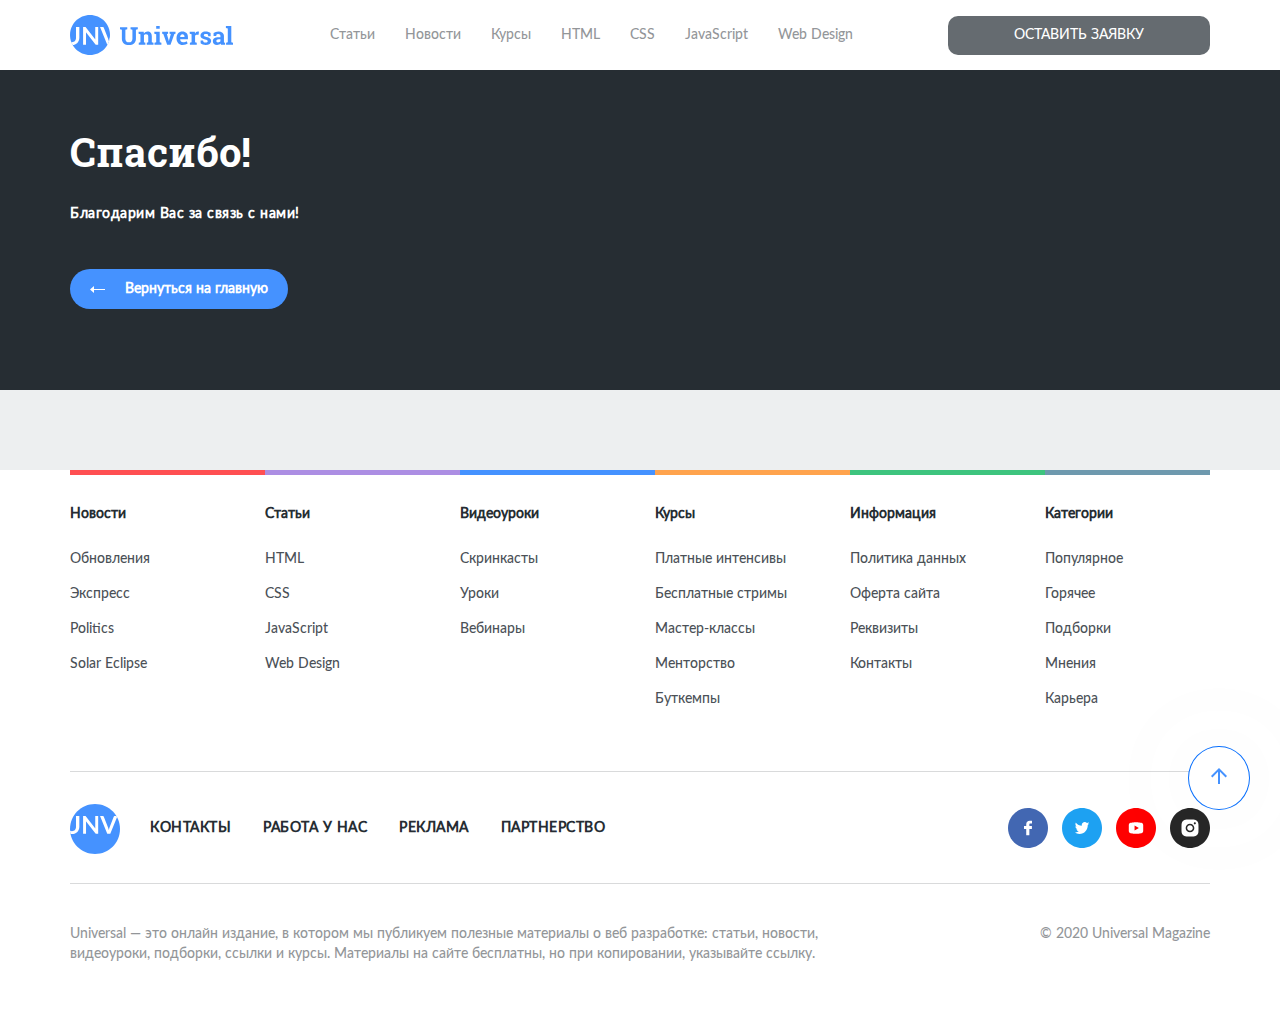
<file: thankyou.html>
<!DOCTYPE html>
<html lang="ru">
  <head>
    <meta charset="UTF-8" />
    <meta name="viewport" content="width=device-width, initial-scale=1.0" />
    <title>Universal</title>
    <link rel="icon" href="img/favicon.ico" type="image/x-icon" />
    <link
      href="https://fonts.googleapis.com/css2?family=Roboto+Slab:wght@700&display=swap"
      rel="stylesheet"
    />
    <link
      href="https://use.fontawesome.com/releases/v5.0.13/css/all.css"
      rel="stylesheet"
    />
    <link rel="stylesheet" href="css/swiper-bundle.min.css" />
    <link rel="stylesheet" href="css/fonts.css" />
    <link rel="stylesheet" href="css/style.css" />
  </head>
  <body>
    <header class="navbar navbar-light navbar--mobile_fixed">
      <div class="container">
        <div class="navbar-container">
          <a href="index.html" class="logo"
            ><img
              src="img/logo-blue.svg"
              alt="Logo: Universal"
              class="logo__image"
          /></a>
          <div class="navbar-menu navbar-menu--light">
            <a
              href="#article-2"
              class="navbar-menu__link navbar-menu__link-light"
              >Статьи</a
            >
            <a href="#comment" class="navbar-menu__link navbar-menu__link-light"
              >Новости</a
            >
            <a href="#footer" class="navbar-menu__link navbar-menu__link-light"
              >Курсы</a
            >
            <a href="#footer" class="navbar-menu__link navbar-menu__link-light"
              >HTML</a
            >
            <a href="#footer" class="navbar-menu__link navbar-menu__link-light"
              >CSS</a
            >
            <a href="#footer" class="navbar-menu__link navbar-menu__link-light"
              >JavaScript</a
            >
            <a href="#footer" class="navbar-menu__link navbar-menu__link-light"
              >Web Design</a
            >
            <button data-toggle="modal" class="navbar__button button">
              ОСТАВИТЬ ЗАЯВКУ
            </button>
          </div>
          <!-- /.nav -->
          <button
            class="
              navbar-button navbar-button--light navbar-button--mobile--visible
            "
          >
            <span class="navbar-button__line"></span>
            <span class="navbar-button__line"></span>
            <span class="navbar-button__line"></span>
          </button>
        </div>
      </div>
      <!-- /.container -->
    </header>
    <!-- /.header -->
    <section class="thankyou">
      <div class="container">
        <h1 class="thankyou-headline">Спасибо!</h1>
        <h2 class="thankyou-text">Благодарим Вас за связь с нами!</h2>
        <a href="index.html" class="thankyou-link"
          ><img
            src="img/Arrow.svg"
            alt="link: Читать статью"
            class="thankyou-img"
          />Вернуться на главную</a
        >
      </div>
      <!-- /.container -->
    </section>
    <!-- /.thankyou -->
    <footer id="footer" class="footer">
      <div class="container">
        <div class="footer-links">
          <div class="footer-links__block">
            <hr class="footer-links__block-divider__red" />
            <h3 class="footer-links__block-headline">Новости</h3>
            <ul class="footer-links__block-list">
              <li class="footer-links__block-item">
                <a href="#" class="footer-links__block-item__link"
                  >Обновления</a
                >
              </li>
              <li class="footer-links__block-item">
                <a href="#" class="footer-links__block-item__link">Экспресс</a>
              </li>
              <li class="footer-links__block-item">
                <a href="#" class="footer-links__block-item__link">Politics</a>
              </li>
              <li class="footer-links__block-item">
                <a href="#" class="footer-links__block-item__link"
                  >Solar Eclipse</a
                >
              </li>
            </ul>
          </div>
          <!-- /.footer-links__block -->
          <div class="footer-links__block">
            <hr class="footer-links__block-divider__violet" />
            <h3 class="footer-links__block-headline">Статьи</h3>
            <ul class="footer-links__block-list">
              <li class="footer-links__block-item">
                <a href="#" class="footer-links__block-item__link">HTML</a>
              </li>
              <li class="footer-links__block-item">
                <a href="#" class="footer-links__block-item__link">CSS</a>
              </li>
              <li class="footer-links__block-item">
                <a href="#" class="footer-links__block-item__link"
                  >JavaScript</a
                >
              </li>
              <li class="footer-links__block-item">
                <a href="#" class="footer-links__block-item__link"
                  >Web Design</a
                >
              </li>
            </ul>
          </div>
          <!-- /.footer-links__block -->
          <div class="footer-links__block">
            <hr class="footer-links__block-divider__blue" />
            <h3 class="footer-links__block-headline">Видеоуроки</h3>
            <ul class="footer-links__block-list">
              <li class="footer-links__block-item">
                <a href="#" class="footer-links__block-item__link"
                  >Скринкасты</a
                >
              </li>
              <li class="footer-links__block-item">
                <a href="#" class="footer-links__block-item__link">Уроки</a>
              </li>
              <li class="footer-links__block-item">
                <a href="#" class="footer-links__block-item__link">Вебинары</a>
              </li>
            </ul>
          </div>
          <!-- /.footer-links__block -->
          <div class="footer-links__block">
            <hr class="footer-links__block-divider__orange" />
            <h3 class="footer-links__block-headline">Курсы</h3>
            <ul class="footer-links__block-list">
              <li class="footer-links__block-item">
                <a href="#" class="footer-links__block-item__link"
                  >Платные интенсивы</a
                >
              </li>
              <li class="footer-links__block-item">
                <a href="#" class="footer-links__block-item__link"
                  >Бесплатные стримы</a
                >
              </li>
              <li class="footer-links__block-item">
                <a href="#" class="footer-links__block-item__link"
                  >Мастер-классы</a
                >
              </li>
              <li class="footer-links__block-item">
                <a href="#" class="footer-links__block-item__link"
                  >Менторство</a
                >
              </li>
              <li class="footer-links__block-item">
                <a href="#" class="footer-links__block-item__link">Буткемпы</a>
              </li>
            </ul>
          </div>
          <!-- /.footer-links__block -->
          <div class="footer-links__block">
            <hr class="footer-links__block-divider__green" />
            <h3 class="footer-links__block-headline">Информация</h3>
            <ul class="footer-links__block-list">
              <li class="footer-links__block-item">
                <a href="#" class="footer-links__block-item__link"
                  >Политика данных</a
                >
              </li>
              <li class="footer-links__block-item">
                <a href="#" class="footer-links__block-item__link"
                  >Оферта сайта</a
                >
              </li>
              <li class="footer-links__block-item">
                <a href="#" class="footer-links__block-item__link">Реквизиты</a>
              </li>
              <li class="footer-links__block-item">
                <a href="#" class="footer-links__block-item__link">Контакты</a>
              </li>
            </ul>
          </div>
          <!-- /.footer-links__block -->
          <div class="footer-links__block">
            <hr class="footer-links__block-divider__greyblue" />
            <h3 class="footer-links__block-headline">Категории</h3>
            <ul class="footer-links__block-list">
              <li class="footer-links__block-item">
                <a href="#" class="footer-links__block-item__link"
                  >Популярное</a
                >
              </li>
              <li class="footer-links__block-item">
                <a href="#" class="footer-links__block-item__link">Горячее</a>
              </li>
              <li class="footer-links__block-item">
                <a href="#" class="footer-links__block-item__link">Подборки</a>
              </li>
              <li class="footer-links__block-item">
                <a href="#" class="footer-links__block-item__link">Мнения</a>
              </li>
              <li class="footer-links__block-item">
                <a href="#" class="footer-links__block-item__link">Карьера</a>
              </li>
            </ul>
          </div>
          <!-- /.footer-links__block -->
        </div>
        <!-- /.footer-links -->
        <hr class="footer-divider" />
        <!-- /.divider -->
        <div class="footer-contacts">
          <div class="footer-contacts__links">
            <div class="footer-contacts__links-logo">
              <a href="#"
                ><img src="img/logo-blue-round.svg" alt="Image: Logo"
              /></a>
            </div>
            <span class="footer-contacts__links-item"
              ><a href="#" class="footer-contacts__links-item__link"
                >Контакты</a
              ></span
            >
            <span class="footer-contacts__links-item"
              ><a href="#" class="footer-contacts__links-item__link"
                >Работа у нас</a
              ></span
            >
            <span class="footer-contacts__links-item"
              ><a href="#" class="footer-contacts__links-item__link"
                >Реклама</a
              ></span
            >
            <span class="footer-contacts__links-item"
              ><a data-toggle="modal" class="footer-contacts__links-item__link"
                >Партнерство</a
              ></span
            >
          </div>
          <div class="footer-contacts__social">
            <a href="https://www.facebook.com/" target="_blank">
              <img
                src="img/fb-round_icon.svg"
                alt="Icon: Facebook"
                class="footer-contacts__social-link"
            /></a>
            <a href="https://twitter.com/" target="_blank">
              <img
                src="img/tw-round_icon.svg"
                alt="Icon: Facebook"
                class="footer-contacts__social-link"
            /></a>
            <a href="https://www.youtube.com/" target="_blank">
              <img
                src="img/ut-round_icon.svg"
                alt="Icon: Facebook"
                class="footer-contacts__social-link"
            /></a>
            <a href="https://www.instagram.com/" target="_blank">
              <img
                src="img/inst-round_icon.svg"
                alt="Icon: Instagram"
                class="footer-contacts__social-link"
            /></a>
          </div>
        </div>
        <!-- /.footer-contacts -->
        <hr class="footer-divider" />
        <!-- /.divider -->
        <div class="footer-bottom">
          <span class="footer-bottom__info"
            >Universal — это онлайн издание, в котором мы публикуем полезные
            материалы о веб разработке: статьи, новости, видеоуроки, подборки,
            ссылки и курсы. Материалы на сайте бесплатны, но при копировании,
            указывайте ссылку.</span
          >
          <span class="footer-bottom__copyright"
            >© 2020 Universal Magazine</span
          >
        </div>
        <!-- /.footer-bottom -->
      </div>
      <!-- /.container -->
    </footer>
    <!-- /.footer -->
    <a href="#" class="to-top">
      <img
        src="./img/arrow_upward.svg"
        alt="Стрелка наверх"
        width="24"
        height="24"
      />
    </a>
    <div class="modal">
      <div class="modal__overlay"></div>
      <!-- /.modal__overlay -->
      <div class="modal__dialog">
        <a href="#" class="modal__close">
          <svg
            width="20"
            height="20"
            viewBox="0 0 20 20"
            fill="none"
            xmlns="http://www.w3.org/2000/svg"
          >
            <path
              fill-rule="evenodd"
              clip-rule="evenodd"
              d="M10 8.59824L16.3079 2.29031C16.695 1.90323 17.3226 1.90323 17.7097 2.29031C18.0968 2.6774 18.0968 3.30499 17.7097 3.69208L11.4018 10L17.7097 16.3079C18.0968 16.695 18.0968 17.3226 17.7097 17.7097C17.3226 18.0968 16.695 18.0968 16.3079 17.7097L10 11.4018L3.69208 17.7097C3.30499 18.0968 2.6774 18.0968 2.29031 17.7097C1.90323 17.3226 1.90323 16.695 2.29031 16.3079L8.59824 10L2.29031 3.69208C1.90323 3.30499 1.90323 2.6774 2.29031 2.29031C2.6774 1.90323 3.30499 1.90323 3.69208 2.29031L10 8.59824Z"
              fill="#BCBFC2"
            />
          </svg>
        </a>
        <h2 class="modal__title modal__title--form">Обратная связь</h2>
        <form action="send.php" method="POST" class="form modal__form">
          <label class="label-title label-title-theme">
            Тема
            <select name="theme" class="modal__theme">
              <option selected disabled>Выберите тему</option>
              <option>Публикации</option>
              <option>Статьи</option>
              <option>Новости</option>
              <option>Горячее</option>
              <option>Ошибка на сайте</option>
              <option>Сотрудничество</option>
            </select>
          </label>
          <label class="label-title label-title-message">
            Сообщение
            <textarea class="message modal__message" name="message"></textarea>
          </label>
          <label class="label-title label-title-email">
            Email
            <input
              type="email"
              class="input modal__input"
              name="email"
              required
            />
          </label>
          <label class="label-info">
            <input
              type="checkbox"
              class="modal__checkbox"
              name="checkbox"
              required
              checked
            />
            Согласен с обработкой данных
          </label>
          <button type="submit" name="modal-send" class="button modal__button">
            Отправить
          </button>
        </form>
      </div>
      <!-- /.modal__dialog -->
    </div>
    <!-- /.modal -->
    <script src="js/jquery-3.6.0.min.js"></script>
    <script src="js/jquery.validate.min.js"></script>
    <script src="js/jquery.mask.min.js"></script>
    <script src="js/parallax.min.js"></script>
    <script src="js/swiper-bundle.min.js"></script>
    <script src="js/main2.js"></script>
  </body>
</html>
</file>
<file: css/fonts.css>
@font-face {
  font-family: "Lato-Bold";

  src: url("../fonts/Lato-Bold.ttf") format("truetype"),
    url("../fonts/Lato-Bold.woff") format("woff"),
    url("../fonts/Lato-Bold.woff2") format("woff2");
  font-weight: normal;
  font-style: normal;
}
@font-face {
  font-family: "Lato-Medium";

  src: url("../fonts/Lato-Medium.ttf") format("truetype"),
    url("../fonts/Lato-Medium.woff") format("woff"),
    url("../fonts/Lato-Medium.woff2") format("woff2");
  font-weight: normal;
  font-style: normal;
}
</file>
<file: css/style.css>
*{-webkit-box-sizing:border-box;box-sizing:border-box;scroll-behavior:smooth}body{font-family:'Lato-Medium';background-color:#EDEFF0}.container{max-width:1140px;margin:auto}img{max-width:100%}.form{display:-webkit-box;display:-ms-flexbox;display:flex;-webkit-box-align:center;-ms-flex-align:center;align-items:center;-webkit-box-pack:justify;-ms-flex-pack:justify;justify-content:space-between;-ms-flex-wrap:wrap;flex-wrap:wrap}.invalid{font-weight:normal;font-size:12px;color:#EC1F46;margin-top:3px}.to-top{position:fixed;bottom:90px;right:30px;padding:17px 18px;-webkit-box-shadow:0 1px 120px rgba(161,161,161,0.08);box-shadow:0 1px 120px rgba(161,161,161,0.08);border-radius:50%;border:1px solid #0a70fd;background-color:#ffffff}/*! normalize.css v8.0.1 | MIT License | github.com/necolas/normalize.css */html{line-height:1.15;-webkit-text-size-adjust:100%}body{margin:0}main{display:block}h1{font-size:2em;margin:0.67em 0}hr{-webkit-box-sizing:content-box;box-sizing:content-box;height:0;overflow:visible}pre{font-family:monospace, monospace;font-size:1em}a{background-color:transparent}abbr[title]{border-bottom:none;text-decoration:underline;-webkit-text-decoration:underline dotted;text-decoration:underline dotted}b,strong{font-weight:bolder}code,kbd,samp{font-family:monospace, monospace;font-size:1em}small{font-size:80%}sub,sup{font-size:75%;line-height:0;position:relative;vertical-align:baseline}sub{bottom:-0.25em}sup{top:-0.5em}img{border-style:none}button,input,optgroup,select,textarea{font-family:inherit;font-size:100%;line-height:1.15;margin:0}button,input{overflow:visible}button,select{text-transform:none}button,[type="button"],[type="reset"],[type="submit"]{-webkit-appearance:button}button::-moz-focus-inner,[type="button"]::-moz-focus-inner,[type="reset"]::-moz-focus-inner,[type="submit"]::-moz-focus-inner{border-style:none;padding:0}button:-moz-focusring,[type="button"]:-moz-focusring,[type="reset"]:-moz-focusring,[type="submit"]:-moz-focusring{outline:1px dotted ButtonText}fieldset{padding:0.35em 0.75em 0.625em}legend{-webkit-box-sizing:border-box;box-sizing:border-box;color:inherit;display:table;max-width:100%;padding:0;white-space:normal}progress{vertical-align:baseline}textarea{overflow:auto}[type="checkbox"],[type="radio"]{-webkit-box-sizing:border-box;box-sizing:border-box;padding:0}[type="number"]::-webkit-inner-spin-button,[type="number"]::-webkit-outer-spin-button{height:auto}[type="search"]{-webkit-appearance:textfield;outline-offset:-2px}[type="search"]::-webkit-search-decoration{-webkit-appearance:none}::-webkit-file-upload-button{-webkit-appearance:button;font:inherit}details{display:block}summary{display:list-item}template{display:none}[hidden]{display:none}.navbar{background-color:#262D33;padding-top:15px;padding-bottom:15px}.navbar-light{background-color:#fff}.navbar-container{display:-webkit-box;display:-ms-flexbox;display:flex;-webkit-box-align:center;-ms-flex-align:center;align-items:center;-webkit-box-pack:justify;-ms-flex-pack:justify;justify-content:space-between}.navbar-menu{list-style-type:none;padding:0;margin:0;display:-webkit-box;display:-ms-flexbox;display:flex;-webkit-box-align:center;-ms-flex-align:center;align-items:center;-webkit-box-pack:justify;-ms-flex-pack:justify;justify-content:space-between}.navbar-menu__link{margin-left:15px;margin-right:15px;font-style:normal;font-weight:900;font-style:normal;font-size:14px;line-height:20px;font-size:14px;line-height:20px;color:#fff;text-decoration:none;-webkit-transition:all 0.3s ease-in-out;transition:all 0.3s ease-in-out}.navbar-menu__link:hover{color:#FFA34D}.navbar-menu__link-light{font-style:normal;font-weight:400;font-size:14px;line-height:20px;color:#939699;text-decoration:none}.navbar__button{margin-left:80px;background:#656B70;border-radius:10px;height:39px;border:none;padding-top:10px;padding-bottom:10px;padding:10px 66px;white-space:nowrap;font-size:14px;line-height:20px;color:#fff;display:-webkit-box;display:-ms-flexbox;display:flex;-webkit-box-align:center;-ms-flex-align:center;align-items:center;text-align:center;cursor:pointer}.navbar-button{display:none}.navbar-buttons--light{display:none}.logo{width:163px;height:40px;display:-webkit-box;display:-ms-flexbox;display:flex;-webkit-box-align:center;-ms-flex-align:center;align-items:center;-webkit-box-pack:justify;-ms-flex-pack:justify;justify-content:space-between}.tabs{padding-top:30px;padding-bottom:30px;background:-webkit-gradient(linear, left bottom, left top, color-stop(24.5%, #EDEFF0), color-stop(20%, #262D33));background:linear-gradient(to top, #EDEFF0 24.5%, #262D33 20%)}.tabs-mobileContainer{display:none;-webkit-box-orient:vertical;-webkit-box-direction:reverse;-ms-flex-direction:column-reverse;flex-direction:column-reverse;border-radius:10px;overflow:hidden}.tabs-container{display:-webkit-box;display:-ms-flexbox;display:flex;height:570px;border-radius:10px;overflow:hidden}.tabs-content{width:877px}.tabs-content__block{position:relative;z-index:1;display:none}.tabs-content__block--active{display:-webkit-box;display:-ms-flexbox;display:flex}.tabs-content__block-image{width:100%;height:570px;-o-object-fit:cover;object-fit:cover}.tabs-content__block:after{content:'';position:absolute;width:100%;height:100%;top:0;bottom:0;left:0;right:0;background:-webkit-gradient(linear, left bottom, left top, from(rgba(64,48,61,0.35)), to(rgba(64,48,61,0.35)));background:linear-gradient(0deg, rgba(64,48,61,0.35), rgba(64,48,61,0.35));z-index:10}.tabs-content__block-wrapper{position:absolute;display:-webkit-box;display:-ms-flexbox;display:flex;-webkit-box-orient:vertical;-webkit-box-direction:normal;-ms-flex-direction:column;flex-direction:column;-webkit-box-pack:start;-ms-flex-pack:start;justify-content:start;position:absolute;top:55px;left:55px;z-index:20;color:#fff}.tabs-content__block-person{width:208px;display:-webkit-box;display:-ms-flexbox;display:flex;-webkit-box-align:center;-ms-flex-align:center;align-items:center;margin-bottom:144px}.tabs-content__block-person__avatar{width:45px;height:45px;border-radius:50px;margin-right:10px;overflow:hidden}.tabs-content__block-person__info{width:153px}.tabs-content__block-person__info-name{font-style:normal;font-weight:normal;font-size:14px;line-height:20px;opacity:0.85}.tabs-content__block-person__info-prof{font-style:normal;font-weight:normal;font-size:12px;line-height:15px;opacity:0.4}.tabs-content__block-heading{margin-top:0;margin-bottom:18px;font-style:normal;font-weight:900;font-size:14px;line-height:20px;letter-spacing:0.5px;text-transform:uppercase}.tabs-content__block-heading--bluegreen{color:#3BBDC4}.tabs-content__block-heading--greyblue{color:#6E99AE}.tabs-content__block-heading--red{color:#FF4F52}.tabs-content__block-heading--violet{color:#AC8EE3}.tabs-content__block-heading--blue{color:#4592FF}.tabs-content__block-heading--orange{color:#FFA34D}.tabs-content__block-heading--green{color:#3DC47E}.tabs-content__block-headline{margin-top:0;margin-bottom:30px;max-width:450px;font-family:Roboto Slab;font-style:normal;font-weight:bold;font-size:40px;line-height:50px;overflow:hidden;display:-webkit-box;-webkit-line-clamp:3;-webkit-box-orient:vertical}.tabs-content__block-link{margin-top:-4px;position:absolute;display:-webkit-box;display:-ms-flexbox;display:flex;-webkit-box-align:center;-ms-flex-align:center;align-items:center;-webkit-box-pack:justify;-ms-flex-pack:justify;justify-content:space-between;padding:10px 21px 10px 20px;font-style:normal;font-weight:900;font-size:14px;line-height:20px;color:#fff;background-color:#4592FF;border-radius:20px;text-decoration:none;top:380px;-webkit-transition:all 0.3s ease-in-out;transition:all 0.3s ease-in-out}.tabs-content__block-link:hover{background-color:#0a70fd}.tabs-content__block-link__arrow{margin-left:8px}.tabs-item{width:263px;background-color:#fff;overflow-y:auto}.tabs-item__heading{margin-top:20px;margin-left:25px;margin-bottom:20px;font-style:normal;font-weight:900;font-size:14px;line-height:20px;letter-spacing:0.5px;text-transform:uppercase;color:#262D33}.tabs-item__divider{background:#D9DADB;border:none;height:1px;width:100%;margin:0}.tabs-item__block{padding:16px 24px;cursor:pointer;min-height:99px;-webkit-transition:all 0.3s ease-in-out;transition:all 0.3s ease-in-out}.tabs-item__block:hover{background-color:#F5F5F5}.tabs-item__block--active{background-color:#F5F5F5}.tabs-item__block-heading{margin-top:0;margin-bottom:8px;font-style:normal;font-weight:900;font-size:12px;line-height:15px;letter-spacing:0.5px;text-transform:uppercase}.tabs-item__block-heading--bluegreen{color:#3BBDC4}.tabs-item__block-heading--greyblue{color:#6E99AE}.tabs-item__block-heading--red{color:#FF4F52}.tabs-item__block-heading--violet{color:#AC8EE3}.tabs-item__block-heading--blue{color:#4592FF}.tabs-item__block-heading--orange{color:#FFA34D}.tabs-item__block-heading--green{color:#3DC47E}.tabs-item__block-text{font-style:normal;font-weight:normal;font-size:14px;line-height:20px;color:#4B5157}.tabs-mobileContent{width:100%}.tabs-mobileContent__block{position:relative;z-index:1;display:none}.tabs-mobileContent__block--active{display:-webkit-box;display:-ms-flexbox;display:flex}.tabs-mobileContent__block_image{width:100%;height:570px;-o-object-fit:cover;object-fit:cover}.tabs-mobileContent__block:after{content:'';position:absolute;width:100%;height:100%;top:0;bottom:0;left:0;right:0;background:-webkit-gradient(linear, left bottom, left top, from(rgba(64,48,61,0.35)), to(rgba(64,48,61,0.35)));background:linear-gradient(0deg, rgba(64,48,61,0.35), rgba(64,48,61,0.35));z-index:10}.tabs-mobileContent__block-title{position:absolute;width:100%;background-color:#f5f5f5;-webkit-box-align:center;-ms-flex-align:center;align-items:center;padding:18px 25px;z-index:99;font-style:normal;font-weight:normal;font-size:14px;line-height:20px;color:#4B5157}.tabs-mobileContent__block-wrapper{position:absolute;display:-webkit-box;display:-ms-flexbox;display:flex;-webkit-box-orient:vertical;-webkit-box-direction:normal;-ms-flex-direction:column;flex-direction:column;-webkit-box-pack:start;-ms-flex-pack:start;justify-content:start;position:absolute;top:65px;left:55px;z-index:20;color:#fff}.tabs-mobileContent__block-person{width:208px;display:-webkit-box;display:-ms-flexbox;display:flex;-webkit-box-align:center;-ms-flex-align:center;align-items:center;margin-bottom:145px}.tabs-mobileContent__block-person__avatar{width:45px;height:45px;border-radius:50px;margin-right:10px;overflow:hidden}.tabs-mobileContent__block-person__info{width:153px}.tabs-mobileContent__block-person__info-name{font-style:normal;font-weight:normal;font-size:14px;line-height:20px;opacity:0.85}.tabs-mobileContent__block-person__info-prof{font-style:normal;font-weight:normal;font-size:12px;line-height:15px;opacity:0.4}.tabs-mobileContent__block-heading{margin-top:0;margin-bottom:20px;font-style:normal;font-weight:900;font-size:14px;line-height:20px;letter-spacing:0.5px;text-transform:uppercase}.tabs-mobileContent__block-heading--bluegreen{color:#3BBDC4}.tabs-mobileContent__block-heading--greyblue{color:#6E99AE}.tabs-mobileContent__block-heading--red{color:#FF4F52}.tabs-mobileContent__block-heading--violet{color:#AC8EE3}.tabs-mobileContent__block-heading--blue{color:#4592FF}.tabs-mobileContent__block-heading--orange{color:#FFA34D}.tabs-mobileContent__block-heading--green{color:#3DC47E}.tabs-mobileContent__block-headline{margin-top:0;margin-bottom:40px;width:450px;font-family:Roboto Slab;font-style:normal;font-weight:bold;font-size:40px;line-height:50px}.tabs-mobileContent__block-link{width:161px;height:40px;padding:10px 20px;border-radius:20px;font-style:normal;font-weight:900;font-size:14px;line-height:20px;color:#fff;border:none;text-decoration:none;background-color:#4592FF}.tabs-mobileItem{background-color:#fff}.tabs-mobileItem__heading{margin-top:20px;margin-left:25px;font-style:normal;font-weight:900;font-size:14px;line-height:20px;letter-spacing:0.5px;text-transform:uppercase;color:#262D33}.tabs-mobileItem__divider{background:#D9DADB;border:none;height:1px;width:100%;margin:0}.tabs-mobileItem__divider-vertical{display:none}.tabs-mobileItem__wrapper{display:-webkit-box;display:-ms-flexbox;display:flex}.tabs-mobileItem__block{padding:18px 25px;cursor:pointer;width:100%}.tabs-mobileItem__block--active{background-color:#F5F5F5}.tabs-mobileItem__block-heading{margin-top:0;margin-bottom:8px;font-style:normal;font-weight:900;font-size:12px;line-height:15px;letter-spacing:0.5px;text-transform:uppercase}.tabs-mobileItem__block-heading--bluegreen{color:#3BBDC4}.tabs-mobileItem__block-heading--greyblue{color:#6E99AE}.tabs-mobileItem__block-heading--red{color:#FF4F52}.tabs-mobileItem__block-heading--violet{color:#AC8EE3}.tabs-mobileItem__block-heading--blue{color:#4592FF}.tabs-mobileItem__block-heading--orange{color:#FFA34D}.tabs-mobileItem__block-heading--green{color:#3DC47E}.tabs-mobileItem__block-text{font-style:normal;font-weight:normal;font-size:14px;line-height:20px;color:#4B5157}.extra{padding:27px 25px;background-color:#30363D;border-radius:10px}.extra-wrapper{display:-webkit-box;display:-ms-flexbox;display:flex;-webkit-box-align:center;-ms-flex-align:center;align-items:center;-webkit-box-pack:justify;-ms-flex-pack:justify;justify-content:space-between}.extra-wrapper__divider{width:1px;height:75px;background-color:#4B5157;margin-right:25px;margin-left:25px}.extra-wrapper__divider--horizontal{display:none}.extra-block{display:-webkit-box;display:-ms-flexbox;display:flex;-webkit-box-align:center;-ms-flex-align:center;align-items:center;width:234px}.extra-block__text{font-family:Lato-Bold, sans-serif;font-style:normal;font-weight:400;font-size:14px;line-height:20px;color:#fff;width:154px;margin-right:20px;margin-left:-1px;margin-top:7px}.extra-block__link{display:-webkit-box;display:-ms-flexbox;display:flex;-webkit-box-align:center;-ms-flex-align:center;align-items:center;text-decoration:none;color:#fff}.extra-block__image{width:65px;height:65px;-o-object-fit:cover;object-fit:cover}.extra-block__divider{width:1px;height:75px;background-color:#4B5157;margin-right:25px;margin-left:25px}.extra-block__divider--horizontal{display:none}.articles-wrapper{display:-ms-grid;display:grid;-ms-grid-columns:1fr 263px;grid-template-columns:1fr 263px;grid-gap:32px;background-color:#EDEFF0;padding-top:30px;padding-bottom:60px}.articles-main{height:770px;display:-ms-grid;display:grid;-ms-grid-columns:(minmax(min-content, 1fr))[3];grid-template-columns:repeat(3, minmax(-webkit-min-content, 1fr));grid-template-columns:repeat(3, minmax(min-content, 1fr));-ms-grid-rows:(minmax(min-content, 1fr))[3];grid-template-rows:repeat(3, minmax(-webkit-min-content, 1fr));grid-template-rows:repeat(3, minmax(min-content, 1fr));grid-gap:30px;-webkit-box-align:stretch;-ms-flex-align:stretch;align-items:stretch;overflow:hidden;line-height:20px}.articles-main__block{border-radius:10px;background-color:#fff}.articles-main__block-wrapper{padding:25px 22px 30px;display:-webkit-box;display:-ms-flexbox;display:flex;-webkit-box-orient:vertical;-webkit-box-direction:normal;-ms-flex-direction:column;flex-direction:column}.articles-main__block-wrapper__article{margin:0;margin-bottom:5px;font-family:Roboto Slab;font-style:normal;font-weight:bold;font-size:16px;line-height:25px;color:#262D33;overflow:hidden;display:-webkit-box;-webkit-line-clamp:1;-webkit-box-orient:vertical}.articles-main__block-wrapper__text{font-style:normal;font-weight:normal;font-size:14px;line-height:20px;color:#4B5157;margin-bottom:10px;overflow:hidden;display:-webkit-box;-webkit-line-clamp:3;-webkit-box-orient:vertical}.articles-main__block-wrapper__text-mr{margin-bottom:20px;font-style:normal;font-weight:normal;font-size:14px;line-height:20px;color:#4B5157;margin-bottom:30px}.articles-main__block-wrapper__date{font-style:normal;font-weight:normal;font-size:12px;line-height:15px;color:#939699}.articles-main__block-wide{margin:0;min-height:100%;grid-column:span 2;border-radius:10px;height:370px;background-color:#fff;padding-top:15px}.articles-main__block-wide__block{display:-webkit-box;display:-ms-flexbox;display:flex;-webkit-box-align:center;-ms-flex-align:center;align-items:center;-webkit-box-pack:justify;-ms-flex-pack:justify;justify-content:space-between;position:relative;padding-left:35px}.articles-main__block-wide__block-left{width:240px;height:299px;z-index:1;position:relative}.articles-main__block-wide__block-right{position:absolute;top:0px;right:0;width:292px;height:299px;z-index:0}.articles-main__block-wide__heading{margin-top:20px;font-style:normal;font-weight:900;font-size:12px;line-height:15px;text-transform:uppercase;letter-spacing:0.5px;color:#6E99AE}.articles-main__block-wide__title{margin-bottom:24px;font-family:Roboto Slab;font-style:normal;font-weight:bold;font-size:25px;line-height:30px;color:#262D33}.articles-main__block-wide__text{font-style:normal;font-weight:normal;font-size:14px;line-height:20px;overflow:hidden;display:-webkit-box;-webkit-line-clamp:10;-webkit-box-orient:horizontal}.articles-main__block-wide__divider{width:100%;height:1px;background-color:#D9DADB;position:relative}.articles-main__block-wide__coment{display:-webkit-box;display:-ms-flexbox;display:flex;-webkit-box-align:center;-ms-flex-align:center;align-items:center;margin-top:12px;padding-left:35px}.articles-main__block-wide__coment-avatar{width:30px;border-radius:50%}.articles-main__block-wide__coment-name{font-style:normal;font-weight:900;font-size:14px;line-height:20px;margin-left:10px;margin-right:5px;color:#262D33}.articles-main__block-wide__coment-text{font-style:normal;font-weight:normal;font-size:14px;line-height:20px;margin-right:16px;color:#4B5157}.articles-main__block-wide__coment_ico{width:13px;margin-right:6px}.articles-main__block-wide__coment-counter{font-style:normal;font-weight:normal;font-size:12px;line-height:15px;color:#939699;margin-left:5px}.articles-main__block-thin{grid-column:span 1;border-radius:10px;height:370px;overflow:hidden;position:relative}.articles-main__block-thin__image{height:370px;width:261px;-o-object-fit:cover;object-fit:cover}.articles-main__block-thin::after{content:'';position:absolute;width:100%;height:100%;top:0;bottom:0;left:0;right:0;background:-webkit-gradient(linear, left bottom, left top, from(rgba(64,48,61,0.35)), to(rgba(64,48,61,0.35)));background:linear-gradient(0deg, rgba(64,48,61,0.35), rgba(64,48,61,0.35));z-index:10}.articles-main__block-thin__top{position:absolute;padding:5px 12px;font-style:normal;font-weight:normal;font-size:12px;line-height:15px;border-radius:3px;color:#fff;background-color:#3DC47E;top:19px;left:25px;z-index:20}.articles-main__block-thin__bottom{position:absolute;top:160px;z-index:20;padding:0 26px 25px 25px}.articles-main__block-thin__bottom-heading{margin:0;font-style:normal;font-weight:900;font-size:12px;line-height:15px;text-transform:uppercase;letter-spacing:0.5px;color:#E7D9FF}.articles-main__block-thin__bottom-article{margin-top:23px;margin-bottom:27px;font-family:Roboto Slab;font-style:normal;font-weight:bold;font-size:16px;line-height:25px;text-transform:uppercase;letter-spacing:0.5px;color:#fff}.articles-main__block-thin__bottom-coment{display:-webkit-box;display:-ms-flexbox;display:flex;-webkit-box-align:center;-ms-flex-align:center;align-items:center}.articles-main__block-thin__bottom-avatar{width:45px;border-radius:50%;margin-right:10px}.articles-main__block-thin__bottom-name{margin:0;font-style:normal;font-weight:normal;font-size:14px;line-height:20px;color:#fff}.articles-main__block-thin__bottom-date{font-style:normal;font-weight:normal;font-size:12px;line-height:15px;opacity:0.4;color:#fff;margin-right:7px}.articles-main__block-thin__bottom-ico{width:14px;opacity:0.4}.articles-main__block-thin__bottom-counter{font-style:normal;font-weight:normal;font-size:12px;line-height:15px;opacity:0.4;color:#fff}.articles-main__block-thin2{grid-row:span 2;border-radius:10px;height:370px;background-color:#fff;overflow:hidden}.articles-main__block-thin2__image{height:275px;width:263px;-o-object-fit:cover;object-fit:cover;margin-bottom:12px}.articles-main__block-thin2__article{margin:0;font-family:Roboto Slab;font-style:normal;font-weight:bold;font-size:16px;line-height:25px;color:#262D33;padding-left:25px;padding-right:25px;text-decoration:none}.articles-main__link{text-decoration:none;color:inherit;-webkit-transition:all 0.3s ease-in-out;transition:all 0.3s ease-in-out;overflow:hidden;display:-webkit-box;-webkit-line-clamp:3;-webkit-box-orient:vertical}.articles-main__link:hover{color:#FFA34D}.articles-aside{height:770px;display:-ms-grid;display:grid;-ms-grid-rows:(minmax(min-content, 1fr))[3];grid-template-rows:repeat(3, minmax(-webkit-min-content, 1fr));grid-template-rows:repeat(3, minmax(min-content, 1fr));grid-gap:30px}.articles-aside__link{text-decoration:none}.articles-aside__download{padding:25px 25px 13px;border-radius:10px;background-color:#3BBDC4;height:170px;position:relative;z-index:0;display:-webkit-box;display:-ms-flexbox;display:flex;-webkit-box-orient:vertical;-webkit-box-direction:normal;-ms-flex-direction:column;flex-direction:column}.articles-aside__download-icon{position:absolute;top:24px;right:22px;z-index:1}.articles-aside__download-divider{position:absolute;bottom:45px;left:0;width:263px;height:1px;background:#96E2E3}.articles-aside__download-title{margin-top:0;margin-bottom:10px;font-family:Roboto Slab;font-style:normal;font-weight:bold;font-size:16px;line-height:25px;color:#fff;z-index:10}.articles-aside__download-info{font-style:normal;font-weight:normal;font-size:14px;line-height:20px;color:#C1F4F5;margin-bottom:33px}.articles-aside__download-block{display:-webkit-box;display:-ms-flexbox;display:flex;-webkit-box-pack:center;-ms-flex-pack:center;justify-content:center;margin-top:-1px}.articles-aside__download-block__icon{width:17px;height:17px;margin-right:11px}.articles-aside__download-block__text{font-style:normal;font-weight:900;font-size:14px;line-height:20px;color:#fff}.articles-aside__tags{padding:20px 18px 25px 26px;border-radius:10px;background-color:#fff;text-decoration:none;height:370px;position:relative}.articles-aside__tags-title{margin-top:0;margin-bottom:45px;font-style:normal;font-weight:900;font-size:14px;line-height:20px;letter-spacing:0.5px;text-transform:uppercase;color:#262D33}.articles-aside__tags-divider{position:absolute;top:59px;left:0;width:263px;height:1px;background:#D9DADB}.articles-aside__tags-block{display:-webkit-box;display:-ms-flexbox;display:flex;-ms-flex-wrap:wrap;flex-wrap:wrap}.articles-aside__tags-block__item{display:-webkit-box;display:-ms-flexbox;display:flex;width:-webkit-fit-content;width:-moz-fit-content;width:fit-content;margin-right:8px;margin-bottom:15px;padding:4px 16px;border:1px solid #D9DADB;border-radius:5px;font-style:normal;font-weight:900;font-size:14px;line-height:20px;color:#262D33;-webkit-transition:all 0.3s ease-in-out;transition:all 0.3s ease-in-out}.articles-aside__tags-block__item:hover{border:1px solid #FFA34D;color:#FFA34D}.articles-aside__social{border-radius:10px;background-color:#fff;height:170px;padding:30px 25px}.articles-aside__social-title{margin:0;font-family:Roboto Slab;font-style:normal;font-weight:bold;font-size:20px;line-height:25px;text-align:center}.articles-aside__social-links{margin-top:25px;display:-webkit-box;display:-ms-flexbox;display:flex;-webkit-box-pack:space-evenly;-ms-flex-pack:space-evenly;justify-content:space-evenly;margin-right:-5px;margin-left:-5px}.articles-aside__social-link{width:50px;height:50px;-webkit-transition:all 0.3s ease-in-out;transition:all 0.3s ease-in-out}.articles-aside__social-link:hover{opacity:0.8}.hotnews__parallax{min-height:270px;background:-webkit-gradient(linear, left bottom, left top, from(rgba(64,48,61,0.35)), to(rgba(64,48,61,0.35)));background:linear-gradient(0deg, rgba(64,48,61,0.35), rgba(64,48,61,0.35))}.hotnews-container{padding-top:50px;padding-bottom:55px;margin:auto;max-width:946px;display:-webkit-box;display:-ms-flexbox;display:flex;-webkit-box-align:center;-ms-flex-align:center;align-items:center;-webkit-box-orient:vertical;-webkit-box-direction:normal;-ms-flex-direction:column;flex-direction:column}.hotnews-title{margin-top:0;margin-bottom:25px;text-align:center}.hotnews-title__link{font-family:Roboto Slab;font-style:normal;font-weight:bold;font-size:40px;line-height:50px;color:#fff;text-decoration:none;overflow:hidden;display:-webkit-box;-webkit-line-clamp:2;-webkit-box-orient:vertical}.hotnews__link{position:absolute;display:-webkit-box;display:-ms-flexbox;display:flex;-webkit-box-align:center;-ms-flex-align:center;align-items:center;-webkit-box-pack:justify;-ms-flex-pack:justify;justify-content:space-between;padding:10px 21px 10px 20px;font-style:normal;font-weight:900;font-size:14px;line-height:20px;color:#fff;background-color:#4592FF;border-radius:20px;text-decoration:none;margin-top:125px;-webkit-transition:all 0.3s ease-in-out;transition:all 0.3s ease-in-out}.hotnews__link:hover{background-color:#0a70fd}.hotnews__link-arrow{margin-left:8px}.bottomPages-wrapper{display:-ms-grid;display:grid;-ms-grid-columns:1fr min-content;grid-template-columns:1fr -webkit-min-content;grid-template-columns:1fr min-content;grid-gap:29px;padding-top:60px;padding-bottom:60px}.bottomPages-articles{border-radius:10px;height:-webkit-fit-content;height:-moz-fit-content;height:fit-content;background-color:#fff}.bottomPages-articles__link{text-decoration:none;color:#4B5157;overflow:hidden;display:-webkit-box;-webkit-line-clamp:2;-webkit-box-orient:vertical}.bottomPages-articles__block{display:-webkit-box;display:-ms-flexbox;display:flex;-webkit-box-align:center;-ms-flex-align:center;align-items:center;-webkit-box-pack:justify;-ms-flex-pack:justify;justify-content:space-between;padding:25px 22px 24px}.bottomPages-articles__block-image{min-width:340px;height:195px;margin-right:27px;-o-object-fit:cover;object-fit:cover}.bottomPages-articles__block-data{position:relative;min-height:195px}.bottomPages-articles__block-data__bookmark{position:absolute;width:14px;height:18px;top:0;right:7px;z-index:98;cursor:pointer;color:#BCBFC2}.bottomPages-articles__block-data__bookmark--red{position:absolute;width:14px;height:18px;top:0;right:7px;z-index:98;cursor:pointer;color:#FF4F52}.bottomPages-articles__block-data__bookmark2{position:absolute;width:14px;height:18px;top:0;right:7px;z-index:98;cursor:pointer;color:#BCBFC2}.bottomPages-articles__block-data__bookmark2--red{position:absolute;width:14px;height:18px;top:0;right:7px;z-index:98;cursor:pointer;color:#FF4F52}.bottomPages-articles__block-data__bookmark3{position:absolute;width:14px;height:18px;top:0;right:7px;z-index:98;cursor:pointer;color:#BCBFC2}.bottomPages-articles__block-data__bookmark3--red{position:absolute;width:14px;height:18px;top:0;right:7px;z-index:98;cursor:pointer;color:#FF4F52}.bottomPages-articles__block-data__bookmark4{position:absolute;width:14px;height:18px;top:0;right:7px;z-index:98;cursor:pointer;color:#BCBFC2}.bottomPages-articles__block-data__bookmark4--red{position:absolute;width:14px;height:18px;top:0;right:7px;z-index:98;cursor:pointer;color:#FF4F52}.bottomPages-articles__block-data__bookmark5{position:absolute;width:14px;height:18px;top:0;right:7px;z-index:98;cursor:pointer;color:#BCBFC2}.bottomPages-articles__block-data__bookmark5--red{position:absolute;width:14px;height:18px;top:0;right:7px;z-index:98;cursor:pointer;color:#FF4F52}.bottomPages-articles__block-data__bookmark6{position:absolute;width:14px;height:18px;top:0;right:7px;z-index:98;cursor:pointer;color:#BCBFC2}.bottomPages-articles__block-data__bookmark6--red{position:absolute;width:14px;height:18px;top:0;right:7px;z-index:98;cursor:pointer;color:#FF4F52}.bottomPages-articles__block-data__heading-blue{margin-top:5px;margin-bottom:-5px;font-style:normal;font-weight:900;font-size:12px;line-height:15px;letter-spacing:0.5px;text-transform:uppercase;color:#4592FF}.bottomPages-articles__block-data__heading-bluegreen{margin-top:5px;margin-bottom:-5px;font-style:normal;font-weight:900;font-size:12px;line-height:15px;letter-spacing:0.5px;text-transform:uppercase;color:#3BBDC4}.bottomPages-articles__block-data__heading-red{margin-top:5px;margin-bottom:-5px;font-style:normal;font-weight:900;font-size:12px;line-height:15px;letter-spacing:0.5px;text-transform:uppercase;color:#FF4F52}.bottomPages-articles__block-data__heading-violet{margin-top:5px;margin-bottom:-5px;font-style:normal;font-weight:900;font-size:12px;line-height:15px;letter-spacing:0.5px;text-transform:uppercase;color:#AC8EE3}.bottomPages-articles__block-data__headline{margin-bottom:10px;font-family:Roboto Slab;font-style:normal;font-weight:bold;font-size:20px;line-height:25px;color:#262D33}.bottomPages-articles__block-data__text{margin-bottom:20px;font-style:normal;font-weight:normal;font-size:14px;line-height:20px;color:#4B5157}.bottomPages-articles__block-data__info{margin-top:20px;font-style:normal;font-weight:normal;font-size:12px;line-height:15px;color:#939699;display:-webkit-box;display:-ms-flexbox;display:flex;-webkit-box-align:center;-ms-flex-align:center;align-items:center}.bottomPages-articles__block-data__info-mr{margin-top:44px;font-style:normal;font-weight:normal;font-size:12px;line-height:15px;color:#939699;display:-webkit-box;display:-ms-flexbox;display:flex;-webkit-box-align:center;-ms-flex-align:center;align-items:center}.bottomPages-articles__block-data__date{margin-right:12px}.bottomPages-articles__block-data__counter{margin-right:12px}.bottomPages-articles__block-data__icon{width:13px;margin-right:5px}.bottomPages-articles__block-data__text{overflow:hidden;display:-webkit-box;-webkit-line-clamp:3;-webkit-box-orient:vertical}.bottomPages-articles__divider{margin:0;width:100%;height:1px;background:#D9DADB;border:none}.bottomPages-latest{border-radius:10px;height:-webkit-fit-content;height:-moz-fit-content;height:fit-content;background-color:#fff;padding-top:20px;padding-bottom:14px}.bottomPages-latest__title{margin-top:0;margin-left:-5px;margin-bottom:19px;font-style:normal;font-weight:900;font-size:14px;line-height:20px;letter-spacing:0.5px;text-transform:uppercase;color:#262D33;text-align:center}.bottomPages-latest__divider{background:#D9DADB;border:none;height:1px;width:100%;margin:0}.bottomPages-latest__divider2{background:#D9DADB;border:none;height:1px;width:213px;margin:auto}.bottomPages-latest__link{display:block;margin-top:12px;margin-left:-4px;font-style:normal;font-weight:900;font-size:14px;line-height:20px;color:#262D33;text-align:center;text-decoration:none}.bottomPages-latest__container{padding:0 25px}.bottomPages-latest__articles{margin-top:17px;margin-bottom:17px;display:-webkit-box;display:-ms-flexbox;display:flex;-webkit-box-orient:vertical;-webkit-box-direction:normal;-ms-flex-direction:column;flex-direction:column;position:relative}.bottomPages-latest__articles-block{display:-webkit-box;display:-ms-flexbox;display:flex;-webkit-box-align:center;-ms-flex-align:center;align-items:center;margin-bottom:17px}.bottomPages-latest__articles-block:last-child{margin-bottom:0}.bottomPages-latest__articles-number{position:absolute;right:7px;font-size:70px;line-height:50px;font-style:italic;font-weight:bold;opacity:0.08;color:#262D33}.bottomPages-latest__articles-image{width:60px;height:60px;-o-object-fit:cover;object-fit:cover;margin-right:10px}.bottomPages-latest__articles-text{display:block;font-style:normal;font-weight:normal;font-size:14px;line-height:20px;color:#939699;overflow:hidden;display:-webkit-box;-webkit-line-clamp:2;-webkit-box-orient:vertical}.bottomPages-latest__articles-created{font-style:normal;font-weight:normal;font-size:12px;line-height:15px;color:#939699}.bottomPages-latest__articles-link{text-decoration:none;color:#4B5157}.bottom{padding-top:60px;padding-bottom:60px;background-color:#262D33}.bottom__link{text-decoration:none;color:inherit;overflow:hidden;display:-webkit-box;-webkit-line-clamp:3;-webkit-box-orient:vertical}.bottom-wrapper{display:-ms-grid;display:grid;-ms-grid-columns:555px 555px;grid-template-columns:555px 555px;grid-gap:30px;height:-webkit-fit-content;height:-moz-fit-content;height:fit-content}.bottom-wrapper__block{background-color:#fff;border-radius:10px;height:170px}.bottom-wrapper__main{background-color:#fff;border-radius:10px;height:170px}.bottom-wrapper__main-block{padding:25px 22px 30px;display:-webkit-box;display:-ms-flexbox;display:flex;-webkit-box-orient:vertical;-webkit-box-direction:normal;-ms-flex-direction:column;flex-direction:column}.bottom-wrapper__main-block__article{margin:0;margin-bottom:5px;font-family:'Roboto Slab';font-style:normal;font-weight:bold;font-size:16px;line-height:25px;color:#262D33;-webkit-transition:all 0.3s ease-in-out;transition:all 0.3s ease-in-out}.bottom-wrapper__main-block__article:hover{color:#FFA34D}.bottom-wrapper__main-block__text{font-style:normal;font-weight:normal;font-size:14px;line-height:20px;color:#262D33;margin-bottom:10px;overflow:hidden;display:-webkit-box;-webkit-line-clamp:3;-webkit-box-orient:vertical}.bottom-wrapper__main-block__date{font-style:normal;font-weight:normal;font-size:12px;line-height:15px;color:#939699}.bottom-wrapper__left{border-radius:10px;height:-webkit-fit-content;height:-moz-fit-content;height:fit-content;background-color:#fff;overflow:hidden;height:570px;position:relative}.bottom-wrapper__left-top{position:absolute;padding:5px 12px;font-style:normal;font-weight:normal;font-size:12px;line-height:15px;border-radius:3px;color:#fff;background-color:#3DC47E;top:19px;left:21px;z-index:20}.bottom-wrapper__left-block{position:absolute;top:50px;right:50%;-webkit-transform:translateX(50%);transform:translateX(50%);margin-bottom:15px;width:455px;display:-webkit-box;display:-ms-flexbox;display:flex;-webkit-box-orient:vertical;-webkit-box-direction:normal;-ms-flex-direction:column;flex-direction:column;-webkit-box-align:center;-ms-flex-align:center;align-items:center;z-index:30}.bottom-wrapper__left-block__avatar{margin-bottom:8px;border-radius:50px}.bottom-wrapper__left-block__name{margin-bottom:2px;font-style:normal;font-weight:normal;font-size:14px;line-height:20px;color:#fff}.bottom-wrapper__left-block__prof{margin-bottom:30px;font-style:normal;font-weight:normal;font-size:12px;line-height:15px;color:#fff;opacity:0.4}.bottom-wrapper__left-block__headline{margin:0;font-family:Roboto Slab;font-style:normal;font-weight:bold;font-size:40px;line-height:50px;color:#fff;text-align:center;-webkit-transition:all 0.3s ease-in-out;transition:all 0.3s ease-in-out;overflow:hidden;display:-webkit-box;-webkit-line-clamp:3;-webkit-box-orient:vertical}.bottom-wrapper__left-block__headline:hover{color:#FFA34D}.bottom-wrapper__left-block__link{display:-webkit-box;display:-ms-flexbox;display:flex;-webkit-box-pack:center;-ms-flex-pack:center;justify-content:center;-webkit-box-align:center;-ms-flex-align:center;align-items:center;margin-top:45px;width:194px;height:40px;border-radius:20px;border:none;cursor:pointer;font-style:normal;font-weight:900;font-size:14px;line-height:20px;text-decoration:none;background-color:#4592FF;color:#fff}.bottom-wrapper__left-block__link:hover{background-color:#0a70fd}.bottom-wrapper__left-block__link-text{margin-left:10px;margin-right:10px}.bottom-wrapper__left-block__link-counter{font-style:normal;font-weight:400;font-size:14px;line-height:20px;color:#C5E4FC}.bottom-wrapper__right{display:-ms-grid;display:grid;-ms-grid-columns:1fr 1fr;grid-template-columns:1fr 1fr;-ms-grid-rows:1fr 1fr;grid-template-rows:1fr 1fr;grid-gap:30px;height:-webkit-fit-content;height:-moz-fit-content;height:fit-content}.bottom-wrapper__right-work{height:370px;width:555px;grid-column:span 2;grid-row:span 2;background:#B4D1E0;border-radius:10px;overflow:hidden;position:relative;padding:35px 35px 50px}.bottom-wrapper__right-work__image{position:absolute;top:0;right:0;z-index:10}.bottom-wrapper__right-work__block{position:absolute;z-index:20;width:213px}.bottom-wrapper__right-work__block-heading{margin:0;font-style:normal;font-weight:900;font-size:12px;line-height:15px;letter-spacing:0.5px;text-transform:uppercase;color:#6E99AE}.bottom-wrapper__right-work__block-headline{margin-top:20px;margin-bottom:15px;font-family:Roboto Slab;font-style:normal;font-weight:bold;font-size:25px;line-height:30px;color:#262D33;-webkit-transition:all 0.3s ease-in-out;transition:all 0.3s ease-in-out}.bottom-wrapper__right-work__block-headline:hover{color:#FFA34D}.bottom-wrapper__right-work__block-text{font-style:normal;font-weight:normal;font-size:14px;line-height:20px;color:#4B5157;margin-bottom:45px;overflow:hidden;display:-webkit-box;-webkit-line-clamp:3;-webkit-box-orient:vertical}.bottom-wrapper__right-work__block-link{position:absolute;display:-webkit-box;display:-ms-flexbox;display:flex;-webkit-box-align:center;-ms-flex-align:center;align-items:center;-webkit-box-pack:justify;-ms-flex-pack:justify;justify-content:space-between;padding:10px 21px 10px 20px;font-style:normal;font-weight:900;font-size:14px;line-height:20px;color:#fff;background-color:#4592FF;border-radius:20px;text-decoration:none;-webkit-transition:all 0.3s ease-in-out;transition:all 0.3s ease-in-out}.bottom-wrapper__right-work__block-link:hover{background-color:#0a70fd}.bottom-wrapper__right-work__block-link__arrow{margin-left:8px}.bottom-wrapper__right-article{height:170px;width:263px}.bottom-slider__image{position:absolute;height:570px;-o-object-fit:cover;object-fit:cover;z-index:0}.bottom-slider:after{content:'';position:absolute;width:100%;height:100%;top:0;bottom:0;left:0;right:0;background:-webkit-gradient(linear, left bottom, left top, from(rgba(64,48,61,0.35)), to(rgba(64,48,61,0.35)));background:linear-gradient(0deg, rgba(64,48,61,0.35), rgba(64,48,61,0.35));z-index:10}.swiper-container{height:570px}.swiper-container-horizontal>.swiper-pagination-bullets,.swiper-pagination-custom,.swiper-pagination-fraction{bottom:40px}.swiper-pagination{z-index:20;margin:0}.swiper-pagination-bullets,.swiper-pagination-bullet{margin-right:17px}.swiper-pagination-bullet{background:#fff}.newsletter{background-color:#fff}.newsletter-container{margin:0;padding-top:60px;padding-bottom:70px;max-width:750px;margin:auto;display:-webkit-box;display:-ms-flexbox;display:flex;-webkit-box-align:center;-ms-flex-align:center;align-items:center;-webkit-box-orient:vertical;-webkit-box-direction:normal;-ms-flex-direction:column;flex-direction:column}.newsletter-title{margin-top:0;margin-bottom:25px;text-align:center;font-family:Roboto Slab;font-style:normal;font-weight:bold;font-size:40px;line-height:50px;color:#262D33;text-decoration:none}.newsletter-form{position:relative;display:-webkit-box;display:-ms-flexbox;display:flex;-webkit-box-pack:center;-ms-flex-pack:center;justify-content:center;overflow:visible}.newsletter-form__input{margin-right:10px;padding:10px 5px 10px 13px;width:313px;min-height:40px;border:1px solid #D9DADB;border-radius:5px}.newsletter-form__input::-webkit-input-placeholder{font-style:normal;font-weight:normal;font-size:14px;line-height:20px;color:#939699}.newsletter-form__input:-ms-input-placeholder{font-style:normal;font-weight:normal;font-size:14px;line-height:20px;color:#939699}.newsletter-form__input::-ms-input-placeholder{font-style:normal;font-weight:normal;font-size:14px;line-height:20px;color:#939699}.newsletter-form__input::placeholder{font-style:normal;font-weight:normal;font-size:14px;line-height:20px;color:#939699}.newsletter-form__button{padding:10px 25px;font-style:normal;font-weight:900;font-size:14px;line-height:20px;color:#FFFFFF;background-color:#4592FF;border-radius:20px;border:none;cursor:pointer;-webkit-transition:all 0.3s ease-in-out;transition:all 0.3s ease-in-out}.newsletter-form__button:hover{background-color:#0a70fd}.newsletter-form #email-error{position:absolute;top:45px;margin-left:-110px}.footer{background-color:#fff;padding-bottom:55px}.footer-links{display:-webkit-box;display:-ms-flexbox;display:flex;-webkit-box-pack:justify;-ms-flex-pack:justify;justify-content:space-between;margin-bottom:46px}.footer-links__block{width:100%}.footer-links__block-divider__red{width:195px;margin-top:0;background:#FF4F52;border:none;height:5px}.footer-links__block-divider__violet{width:195px;margin-top:0;background:#AC8EE3;border:none;height:5px}.footer-links__block-divider__blue{width:195px;margin-top:0;background:#4592FF;border:none;height:5px}.footer-links__block-divider__orange{width:195px;margin-top:0;background:#FFA34D;border:none;height:5px}.footer-links__block-divider__green{width:195px;margin-top:0;background:#3DC47E;border:none;height:5px}.footer-links__block-divider__greyblue{margin-top:0;width:165px;background:#6E99AE;border:none;height:5px}.footer-links__block-headline{margin-top:29px;margin-bottom:25px;font-style:normal;font-weight:900;font-size:14px;line-height:20px;color:#262D33}.footer-links__block-list{list-style-type:none;padding-left:0}.footer-links__block-item{margin-bottom:15px;font-style:normal;font-weight:normal;font-size:14px;line-height:20px}.footer-links__block-item__link{text-decoration:none;color:#4B5157;-webkit-transition:all 0.3s ease-in-out;transition:all 0.3s ease-in-out;text-decoration:none;display:inline-block;line-height:1}.footer-links__block-item__link:after{display:block;content:"";height:1px;width:0%;background-color:#FFA34D;-webkit-transition:width 0.4s ease-in-out;transition:width 0.4s ease-in-out}.footer-links__block-item__link:hover:after,.footer-links__block-item__link:focus:after{width:100%}.footer-links__block-item__link:hover{color:#FFA34D}.footer-divider{background:#D9DADB;border:none;height:1px;width:100%;margin-bottom:30px}.footer-contacts{display:-webkit-box;display:-ms-flexbox;display:flex;-webkit-box-align:center;-ms-flex-align:center;align-items:center;-webkit-box-pack:justify;-ms-flex-pack:justify;justify-content:space-between;margin-bottom:29px}.footer-contacts__links{display:-webkit-box;display:-ms-flexbox;display:flex;-webkit-box-align:center;-ms-flex-align:center;align-items:center;cursor:pointer}.footer-contacts__links-logo{margin-top:2px;width:50px;height:50px;margin-right:30px;-webkit-transition:all 0.3s ease-in-out;transition:all 0.3s ease-in-out}.footer-contacts__links-logo:hover{opacity:0.8}.footer-contacts__links-item{margin-right:32px;font-style:normal;font-weight:900;font-size:14px;line-height:20px;letter-spacing:0.5px;text-transform:uppercase}.footer-contacts__links-item__link{text-decoration:none;color:#262D33}.footer-contacts__social-link{margin-top:5px;margin-left:5px;width:40px;height:40px;margin-left:10px}.footer-bottom{display:-webkit-box;display:-ms-flexbox;display:flex;-webkit-box-pack:justify;-ms-flex-pack:justify;justify-content:space-between;margin-top:40px;font-style:normal;font-weight:normal;font-size:14px;line-height:20px;color:#939699}.footer-bottom__info{max-width:750px}.thankyou{padding-top:30px;padding-bottom:30px;background:-webkit-gradient(linear, left bottom, left top, color-stop(20%, #EDEFF0), color-stop(20%, #262D33));background:linear-gradient(to top, #EDEFF0 20%, #262D33 20%);height:400px}.thankyou-headline{font-family:Roboto Slab;font-style:normal;font-weight:bold;font-size:40px;line-height:50px;color:#fff}.thankyou-text{font-style:normal;font-weight:700;font-size:14px;line-height:20px;letter-spacing:0.5px;color:#fff}.thankyou-link{display:block;margin-top:45px;width:-webkit-fit-content;width:-moz-fit-content;width:fit-content;height:40px;padding:10px 20px;border-radius:20px;font-style:normal;font-weight:900;font-size:14px;line-height:20px;color:#fff;border:none;text-decoration:none;background-color:#4592FF}.thankyou-img{margin-right:20px;-webkit-transform:rotate(180deg);transform:rotate(180deg)}.modal{margin:0;padding:0}.modal__overlay{position:fixed;top:0;right:0;bottom:0;left:0;background-color:rgba(40,47,54,0.8);z-index:100;visibility:hidden;opacity:0;-webkit-transition:opacity 0.2s;transition:opacity 0.2s}.modal__overlay--visible{visibility:visible;opacity:1}.modal__dialog{position:fixed;top:50%;left:50%;max-width:360px;max-height:90%;padding:30px 35px 40px 35px;-webkit-transform:translate(-50%, -50%);transform:translate(-50%, -50%);background-color:#fff;color:#fff;border-radius:10px;z-index:101;visibility:hidden;opacity:0;-webkit-transition:opacity 0.2s;transition:opacity 0.2s;overflow-y:auto}.modal__dialog--visible{visibility:visible;opacity:1}.modal__close{position:absolute;top:15px;right:15px;text-decoration:none;cursor:pointer}.modal__title{margin:0;margin-bottom:25px;font-family:"Roboto Slab", serif;font-style:normal;font-weight:bold;font-size:20px;line-height:25px;color:#262D33}.modal__input{max-width:290px;width:100%;min-height:40px;margin-top:5px;margin-bottom:0;border:1px solid #D9DADB;border-radius:5px}.modal__input:not(:first-child){margin-top:15px}.modal__checkbox{margin:0;margin-right:10px;padding:0;width:20px;height:20px;border-radius:10px;cursor:pointer}.modal__message{width:100%;min-height:120px;max-width:290px;margin-top:5px;margin-bottom:6px;border:1px solid #D9DADB;border-radius:5px;resize:none}.modal__button{padding:10px 25px;margin-top:30px;min-width:72px;min-height:20px;font-style:normal;font-weight:900;font-size:14px;line-height:20px;color:#fff;background:#4592FF;border-radius:20px;border:none;cursor:pointer}.modal__info{margin-left:10px;font-weight:bold;font-size:12px;line-height:15px;color:#E0E0E0}.modal__form{display:block}.modal__theme{padding-left:10px;max-width:290px;width:100%;min-height:40px;margin-top:5px;margin-bottom:15px;border:1px solid #D9DADB;border-radius:5px;background-color:#fff;font-style:normal;font-weight:normal;font-size:14px;line-height:20px;color:#939699;cursor:pointer}.label-title{margin:0;padding:0;font-style:normal;font-weight:900;font-size:14px;line-height:20px;color:#262D33}.label-title-theme{margin-bottom:5px}.label-title-message{margin-bottom:5px}.label-title-email{margin-bottom:5px}.label-info{display:-webkit-box;display:-ms-flexbox;display:flex;-webkit-box-align:center;-ms-flex-align:center;align-items:center;margin-top:15px;font-style:normal;font-weight:normal;font-size:14px;line-height:20px;color:#4B5157}#checkbox-error{position:absolute;bottom:90px;left:65px}.announce{position:relative;height:590px}.announce__background{position:absolute;width:100%;height:100%;-o-object-fit:cover;object-fit:cover;z-index:-10}.announce:after{content:'';position:absolute;width:100%;height:100%;top:0;bottom:0;left:0;right:0;background:-webkit-gradient(linear, left bottom, left top, from(rgba(38,45,51,0.75)), to(rgba(38,45,51,0.75)));background:linear-gradient(0deg, rgba(38,45,51,0.75), rgba(38,45,51,0.75));z-index:0}.announce-wrapper{padding-top:63px;padding-bottom:70px;padding-left:98px;position:relative;z-index:10}.announce-wrapper__bookmark{position:absolute;top:150px;left:2px;font-size:27px;color:#BCBFC2;z-index:99;cursor:pointer}.announce-wrapper__bookmark--red{position:absolute;z-index:99;cursor:pointer;color:#FF4F52}.announce-wrapper__author{position:absolute;bottom:-196px;width:263px;height:296px;right:98px;padding-bottom:15px;background-color:#fff;border:1px solid #D9DADB;border-radius:10px}.announce-wrapper__author-block{display:-webkit-box;display:-ms-flexbox;display:flex;-webkit-box-align:center;-ms-flex-align:center;align-items:center;-webkit-box-orient:vertical;-webkit-box-direction:normal;-ms-flex-direction:column;flex-direction:column;padding:35px 25px 0px}.announce-wrapper__author-block__avatar{width:90px;height:90px;-o-object-fit:cover;object-fit:cover;border-radius:50px;margin-bottom:12px}.announce-wrapper__author-block__wrapper{display:-webkit-box;display:-ms-flexbox;display:flex;-webkit-box-orient:vertical;-webkit-box-direction:normal;-ms-flex-direction:column;flex-direction:column;-webkit-box-align:center;-ms-flex-align:center;align-items:center}.announce-wrapper__author-block__name{margin:5px;font-family:Roboto Slab;font-style:normal;font-weight:bold;font-size:20px;line-height:25px;color:#262D33}.announce-wrapper__author-block__prof{margin-bottom:15px;font-style:normal;font-weight:normal;font-size:14px;line-height:20px;color:#4B5157}.announce-wrapper__author-block__counter{font-style:normal;font-weight:900;font-size:14px;line-height:20px}.announce-wrapper__author__divider{margin-top:18px;width:100%;height:1px;border:none;background:#D9DADB}.announce-wrapper__author-link{margin-top:16px;display:block;text-align:center;text-decoration:none;font-style:normal;font-weight:900;font-size:14px;line-height:20px;color:#262D33}.announce__heading{display:-webkit-box;display:-ms-flexbox;display:flex;-webkit-box-pack:justify;-ms-flex-pack:justify;justify-content:space-between;margin-bottom:49px}.announce__heading-title{margin:0;font-style:normal;font-weight:900;font-size:12px;line-height:15px;letter-spacing:0.5px;text-transform:uppercase;color:#4592FF}.announce__heading-navigation{display:-webkit-box;display:-ms-flexbox;display:flex;margin-right:86px;margin-top:-2px;width:300px;height:20px}.announce__heading-navigation__link{display:-webkit-box;display:-ms-flexbox;display:flex;-webkit-box-align:center;-ms-flex-align:center;align-items:center;font-style:normal;font-weight:900;font-size:14px;line-height:20px;text-decoration:none;color:#fff}.announce__heading-navigation__link:hover{color:#FFA34D}.announce__heading-navigation__home-icon{height:17px;margin-right:6px}.announce__heading-navigation__prev{margin-left:32px;margin-right:23px}.announce__heading-navigation__prev-arrow{margin-right:8px;width:15px;-webkit-transform:rotate(180deg);transform:rotate(180deg)}.announce__heading-navigation__next-arrow{width:15px;margin-left:8px}.announce__headline{max-width:750px;margin-bottom:0;font-family:Roboto Slab;font-style:normal;font-weight:bold;font-size:55px;line-height:70px;color:#fff;overflow:hidden;display:-webkit-box;-webkit-line-clamp:3;-webkit-box-orient:vertical}.announce__text{display:block;margin-top:30px;margin-bottom:43px;max-width:630px;font-style:normal;font-weight:normal;font-size:18px;line-height:30px;color:#fff;opacity:0.85;overflow:hidden;display:-webkit-box;-webkit-line-clamp:3;-webkit-box-orient:vertical}.announce__bottom{display:-webkit-box;display:-ms-flexbox;display:flex;-webkit-box-align:center;-ms-flex-align:center;align-items:center;font-style:normal;font-weight:normal;font-size:12px;line-height:15px;color:#fff}.announce__bottom-date{margin-right:21px;display:-webkit-box;display:-ms-flexbox;display:flex;-webkit-box-align:center;-ms-flex-align:center;align-items:center;opacity:0.85}.announce__bottom-like{margin-right:21px;display:-webkit-box;display:-ms-flexbox;display:flex;-webkit-box-align:center;-ms-flex-align:center;align-items:center;opacity:0.85}.announce__bottom-comment{display:-webkit-box;display:-ms-flexbox;display:flex;-webkit-box-align:center;-ms-flex-align:center;align-items:center;opacity:0.85}.announce__bottom-icon{height:13px;margin-right:6px;opacity:0.4}.hero-bookmark{fill:#BCBFC2;cursor:pointer}.page{background-color:#fff;font-style:normal;font-weight:normal;font-size:18px;color:#4B5157}.page-top{max-width:720px;padding-top:42px;padding-left:98px;padding-bottom:30px}.page-top__heading{margin-top:42px;margin-bottom:30px;font-family:Roboto Slab;font-style:normal;font-weight:bold;font-size:25px;line-height:30px;color:#262D33;overflow:hidden;display:-webkit-box;-webkit-line-clamp:1;-webkit-box-orient:vertical}.page-top__text{text-align:left;line-height:30px;margin-top:10px;margin-bottom:30px;overflow:hidden;overflow:hidden;display:-webkit-box;-webkit-line-clamp:5;-webkit-box-orient:vertical}.page-top__text-second{margin-top:-16px;line-height:30px;overflow:hidden;display:-webkit-box;-webkit-line-clamp:6;-webkit-box-orient:vertical}.page-top__text-first{margin-top:20px;margin-left:-5px;line-height:30px}.page-top__text-first::first-letter{letter-spacing:1px;font-weight:900;font-size:100px;line-height:100px;color:#4592FF;letter-spacing:0;float:left;margin-right:9px;margin-top:-8px;margin-bottom:0}.page-bottom{max-width:720px;padding-top:45px;padding-left:92px;padding-bottom:90px;position:relative}.page-bottom__theme{position:absolute;top:160px;left:780px;width:263px;font-weight:400;font-style:normal;font-size:14px;line-height:20px}.page-bottom__theme-title{margin-top:19px;margin-left:-2px;font-family:Roboto Slab;font-style:normal;font-weight:bold;font-size:20px;line-height:25px;color:#262D33;margin-bottom:23px}.page-bottom__theme-image{width:263px;height:180px;border-radius:10px;-o-object-fit:cover;object-fit:cover;overflow:hidden}.page-bottom__theme-heading{display:block;margin-top:8px;margin-bottom:5px;width:180px;font-family:Roboto Slab;font-style:normal;font-weight:bold;font-size:16px;line-height:25px;color:#262D33;text-decoration:none;overflow:hidden;display:-webkit-box;-webkit-line-clamp:2;-webkit-box-orient:vertical}.page-bottom__theme-text{margin-bottom:10px;font-style:normal;font-weight:normal;font-size:14px;line-height:16px;color:#4B5157;max-width:100px}.page-bottom__theme-info{margin-top:20px;display:-webkit-box;display:-ms-flexbox;display:flex;-webkit-box-align:center;-ms-flex-align:center;align-items:center;font-style:normal;font-weight:normal;font-size:12px;line-height:15px;color:#939699}.page-bottom__theme-info__icon{margin-right:5px}.page-bottom__theme-info__counter{margin-right:10px}.page-bottom__quote{position:relative;margin-top:80px;margin-bottom:45px;margin-left:5px;font-family:Roboto Slab;font-style:normal;font-weight:bold;font-size:25px;line-height:30px;color:#262D33;z-index:0;overflow:hidden;display:-webkit-box;-webkit-line-clamp:6;-webkit-box-orient:vertical}.page-bottom__quote-icon{position:absolute;top:-20px;left:-20px;z-index:-1}.page-bottom__text{text-align:left;margin-top:0px;margin-bottom:30px;margin-left:4px;line-height:30px;overflow:hidden;display:-webkit-box;-webkit-line-clamp:14;-webkit-box-orient:vertical}.page-bottom__tags{display:-webkit-box;display:-ms-flexbox;display:flex;-ms-flex-wrap:wrap;flex-wrap:wrap;margin-top:44px;margin-left:4px;margin-bottom:60px}.page-bottom__tags-item{margin-right:10px;padding:5px 15px;border:1px solid #D9DADB;border-radius:5px;font-style:normal;font-weight:900;font-size:14px;line-height:20px;color:#262D33;text-decoration:none}.page-bottom__divider{width:100%;height:1px;background-color:#D9DADB;border:none}.page-bottom__share{margin-top:30px;margin-bottom:23px;margin-left:4px;font-family:Roboto Slab;font-style:normal;font-weight:bold;font-size:25px;line-height:30px;color:#262D33}.page-bottom__links{display:-webkit-box;display:-ms-flexbox;display:flex;-webkit-box-align:center;-ms-flex-align:center;align-items:center;margin-left:6px}.page-bottom__links-link{display:-webkit-box;display:-ms-flexbox;display:flex;-webkit-box-align:center;-ms-flex-align:center;align-items:center;height:40px;width:132px;margin-right:12px;padding:0 10px 0 22px;background-color:#4592FF;font-style:normal;font-weight:900;font-size:14px;line-height:20px;color:#fff;text-decoration:none;border-radius:20px}.page-bottom__links-link__face{padding-left:26px}.page-bottom__links-link__icon{height:18px;margin-right:9px}.page-bottom__links-link__icon-face{margin-right:15px}.page-bottom__links-link__action{margin-right:8px}.page-bottom__links-link__action-face{margin-right:10px}.page-bottom__links-link__counter{color:#BBC6FF}.page-wrapper{height:100%;border-radius:10px;overflow:hidden;border:1px solid #D9DADB}.page-wrapper__bottom{display:-webkit-box;display:-ms-flexbox;display:flex;-webkit-box-align:center;-ms-flex-align:center;align-items:center;-webkit-box-pack:justify;-ms-flex-pack:justify;justify-content:space-between;padding:0px 32px;height:68px}.page-wrapper__bottom-text{font-style:normal;font-weight:normal;font-size:14px;line-height:20px;color:#262D33}.page-wrapper__bottom-author{display:-webkit-box;display:-ms-flexbox;display:flex;margin-right:27px;-webkit-box-align:center;-ms-flex-align:center;align-items:center}.page-wrapper__bottom-author__divider{width:1px;min-height:70px;margin-right:28px;background-color:#D9DADB;border:none;margin-top:0;margin-bottom:0}.page-wrapper__bottom-author__avatar{width:45px;height:45px;margin-right:10px;-o-object-fit:cover;object-fit:cover;border-radius:50px}.page-wrapper__bottom-author__info{display:-webkit-box;display:-ms-flexbox;display:flex;-webkit-box-orient:vertical;-webkit-box-direction:normal;-ms-flex-direction:column;flex-direction:column}.page-wrapper__bottom-author__info-name{margin-top:-1px;margin-bottom:2px;font-style:normal;font-weight:normal;font-size:14px;line-height:20px;color:#262D33}.page-wrapper__bottom-author__info-prof{font-style:normal;font-weight:normal;font-size:12px;line-height:15px;color:#939699}.page-slider{width:100%;height:555px}.page-slider__slide{width:100%;height:100%;-o-object-fit:cover;object-fit:cover}.swiper-button-prev{width:60px;height:60px;left:35px;top:270px}.swiper-button-prev:hover{opacity:0.8}.swiper-button-next{width:60px;height:60px;right:35px;top:270px}.swiper-button-next:hover{opacity:0.8}.activities{padding-top:60px;padding-bottom:80px;background-color:#f5f5f5}.activities-wrapper{display:-webkit-box;display:-ms-flexbox;display:flex;-webkit-box-pack:justify;-ms-flex-pack:justify;justify-content:space-between}.activities-card{max-width:263px;margin-bottom:10px}.activities-card__image{height:180px;width:263px;-o-object-fit:cover;object-fit:cover;border-radius:10px}.activities-card__heading{margin-top:11px;margin-bottom:16px;font-family:Roboto Slab;font-style:normal;font-weight:bold;font-size:16px;line-height:25px;color:#262D33;overflow:hidden;display:-webkit-box;-webkit-line-clamp:3;-webkit-box-orient:vertical}.activities-card__heading-link{text-decoration:none;color:#262D33}.activities-card__info{display:-webkit-box;display:-ms-flexbox;display:flex;-webkit-box-align:center;-ms-flex-align:center;align-items:center;font-style:normal;font-weight:normal;font-size:12px;line-height:15px;color:#939699}.activities-card__info-icon{width:14px;margin-right:6px}.activities-card__info-counter{margin-right:12px}.comments{padding-top:30px;background-color:#fff}.comments-wrapper{padding-top:60px;padding-bottom:31px;padding-left:97px;padding-right:293px}.comments-sheet__block{display:-webkit-box;display:-ms-flexbox;display:flex;margin-top:20px;margin-bottom:20px}.comments-header{display:-webkit-box;display:-ms-flexbox;display:flex;-webkit-box-align:center;-ms-flex-align:center;align-items:center;-webkit-box-pack:justify;-ms-flex-pack:justify;justify-content:space-between;margin-bottom:28px}.comments-header__name{display:-webkit-box;display:-ms-flexbox;display:flex;-webkit-box-align:baseline;-ms-flex-align:baseline;align-items:baseline}.comments-header__title{margin:0;margin-right:10px;font-family:"Roboto Slab", serif;font-style:normal;font-weight:bold;font-size:40px;line-height:50px;color:#262D33}.comments-header__count{font-style:normal;font-weight:normal;font-size:40px;line-height:50px;text-transform:uppercase;color:#939699}.comments-header__link{display:-webkit-box;display:-ms-flexbox;display:flex;-webkit-box-pack:justify;-ms-flex-pack:justify;justify-content:space-between;-webkit-box-align:center;-ms-flex-align:center;align-items:center;padding:10px 20px 10px 20px;text-decoration:none;border:1px solid #D9DADB;border-radius:20px}.comments-header__text{margin-left:10px;font-style:normal;font-weight:900;font-size:14px;line-height:20px;color:#262D33}.comments-card{display:-webkit-box;display:-ms-flexbox;display:flex;padding-top:20px;padding-bottom:29px;border-top:1px solid #D9DADB}.comments-card--hidden{display:none}.comments-card--hidden--visible{display:-webkit-box !important;display:-ms-flexbox !important;display:flex !important}.comments-card--answer{padding-left:90px}.comments-card__avatar{margin-right:14px;border-radius:50%;-o-object-fit:cover;object-fit:cover}.comments-card__author{display:-webkit-box;display:-ms-flexbox;display:flex;-webkit-box-align:center;-ms-flex-align:center;align-items:center}.comments-card__name{margin-right:10px;font-family:"Roboto Slab", serif;font-style:normal;font-weight:bold;font-size:16px;line-height:25px;color:#262D33}.comments-card__date{font-style:normal;font-weight:normal;font-size:12px;line-height:15px;color:#939699}.comments-card__info{margin:0;margin-top:11px;margin-bottom:14px;max-width:570px;width:100%;font-style:normal;font-weight:normal;font-size:18px;line-height:30px;color:#4B5157}.comments-card__info--mb{margin-bottom:45px}.comments-card__details{display:-webkit-box;display:-ms-flexbox;display:flex;-webkit-box-align:center;-ms-flex-align:center;align-items:center}.comments-card__details-comment{margin-right:5px}.comments-card__details-text{margin-right:15px;font-style:normal;font-weight:normal;font-size:12px;line-height:15px;color:#262D33}.comments-card__details-thumbup{margin-right:12px}.comments-card__details-count{display:inline-block;margin-right:10px;font-size:12px;line-height:15px;color:#939699}.comments-card__details-count--positive{font-weight:700;color:#3DC47E}.comments-card__details-count--negative{font-weight:700;color:#FF4F52}.comments-button{display:-webkit-box;display:-ms-flexbox;display:flex;-webkit-box-align:center;-ms-flex-align:center;align-items:center;-webkit-box-pack:center;-ms-flex-pack:center;justify-content:center;width:100%;padding-top:14px;padding-bottom:15px;border:1px solid #D9DADB;border-radius:25px;background-color:#fff;cursor:pointer;margin-bottom:60px}.comments-button__image{margin-left:25px}.comments-button__name{margin-left:7px;font-style:normal;font-weight:900;font-size:14px;line-height:20px;color:#262D33}.commentaries-reply{padding:30px 40px 35px 30px;max-width:842px;background-color:#f5f5f5}.commentaries-reply__heading{margin-top:0;margin-left:97px;margin-bottom:15px;font-family:Roboto Slab;font-style:normal;font-weight:bold;font-size:20px;line-height:25px;color:#262D33}.commentaries-reply__block{display:-webkit-box;display:-ms-flexbox;display:flex}.commentaries-reply__block-user{margin-right:20px;width:75px;height:75px;-o-object-fit:cover;object-fit:cover;border-radius:50px}.commentaries-reply__block-form{width:100%}.commentaries-reply__block-form__textarea{margin-bottom:15px;width:590px;height:130px;padding:10px 10px;position:relative;background:#fff;border:1px solid #D9DADB;border-radius:5px}.commentaries-reply__block-form__textarea:after{content:"";border:solid transparent;position:absolute;right:100%;top:25px}.commentaries-reply__block-form__textarea:before{content:"";border:solid transparent;position:absolute;right:100%;top:25px}.commentaries-reply__block-form__textarea:after{border-right-color:#fff;border-width:8px;margin-top:0}.commentaries-reply__block-form__textarea:before{border-right-color:#D9DADB;border-width:9px;margin-top:-1px}.commentaries-reply__block-form__textarea-block{width:100%;min-height:110px;border:none;resize:none}.commentaries-reply__block-form__button{padding:10px 20px;background-color:#4592FF;border-radius:20px;border:none;cursor:pointer;font-style:normal;font-weight:900;font-size:14px;line-height:20px;color:#fff;margin-left:5px}.commentaries-reply__block-form__button-icon{margin-left:8px;width:15px}@media (max-width: 1200px){.container{max-width:960px}.navbar-menu__link{margin-right:10px;margin-left:10px;font-weight:700;font-size:12px;line-height:16px}.navbar-menu__link:hover{color:#fff}.navbar__button{margin-left:40px}.tabs-item{width:-webkit-max-content;width:-moz-max-content;width:max-content}.tabs-item__block:hover{background-color:#fff}.tabs-content{width:100%}.tabs-content__block-link:hover{background-color:#4592FF}.extra-block__text{margin-right:4px}.extra-wrapper__divider{margin-right:10px;margin-left:10px}.articles-wrapper{-ms-grid-columns:1fr;grid-template-columns:1fr}.articles-main__block-thin__image{width:100%}.articles-main__block-thin2__image{width:100%}.articles-aside{-ms-grid-rows:170px min-content;grid-template-rows:170px -webkit-min-content;grid-template-rows:170px min-content;-ms-grid-columns:1fr 1fr;grid-template-columns:1fr 1fr;height:100%}.articles-aside__tags{-webkit-box-ordinal-group:4;-ms-flex-order:3;order:3;grid-column:span 2;height:100%}.articles-aside__tags-divider{width:100%}.articles-aside__download-title{margin-top:10px}.articles-aside__download-info{margin-bottom:45px}.articles-aside__download-divider{width:100%}.articles-aside__social-link:hover{opacity:1}.bottomPages-wrapper{-ms-grid-columns:100%;grid-template-columns:100%}.bottomPages-latest__container{display:-webkit-box;display:-ms-flexbox;display:flex;-ms-flex-wrap:wrap;flex-wrap:wrap}.bottomPages-latest__articles{width:50%}.bottomPages-latest__articles-block{display:-webkit-box;display:-ms-flexbox;display:flex;-webkit-box-align:center;-ms-flex-align:center;align-items:center}.bottomPages-latest__divider2{display:block;width:100%}.bottom-wrapper{display:-webkit-box;display:-ms-flexbox;display:flex;-ms-flex-wrap:wrap;flex-wrap:wrap;-webkit-box-orient:vertical;-webkit-box-direction:normal;-ms-flex-direction:column;flex-direction:column}.bottom-wrapper__main-block{padding:40px 22px 30px}.bottom-wrapper__left{width:100%}.bottom-wrapper__right-work{-ms-flex-preferred-size:1;flex-basis:1;width:100%}.bottom-wrapper__right-work__block{-ms-flex-preferred-size:1;flex-basis:1;width:100%}.bottom-wrapper__right-work__block-heading{margin-bottom:80px}.bottom-slider__image{max-width:100%}.newsletter-form__button:hover{background-color:#4592FF}.footer-links__block-divider__red{width:100%}.footer-links__block-divider__violet{width:100%}.footer-links__block-divider__blue{width:100%}.footer-links__block-divider__orange{width:100%}.footer-links__block-divider__green{width:100%}.footer-links__block-divider__greyblue{width:100%}.footer-contacts__links-logo:hover{opacity:1}.announce{height:100%}.announce-wrapper{padding-left:62px}.announce-wrapper__author{width:auto;height:auto;bottom:-180px;right:0px}.announce-wrapper__author-block{padding:20px 15px 0px}.announce-wrapper__author-block__avatar{width:70px;height:70px}.announce-wrapper__author-block__name{font-size:16px;line-height:20px}.announce-wrapper__author-block__prof{font-size:12px;line-height:18px}.announce-wrapper__author-block__counter{font-size:12px;line-height:18px}.announce-wrapper__author__link{font-size:12px;line-height:18px}.announce__heading-navigation__link:hover{color:#fff}.announce__headline{font-size:30px;line-height:40px}.announce__text{font-size:14px;line-height:20px}.announce__bottom{max-width:150px;-ms-flex-wrap:wrap;flex-wrap:wrap}.announce__bottom-date{margin-bottom:10px}.page-bottom{padding-left:0}.page-bottom__theme{margin-bottom:20px;position:relative;top:0;left:0;width:auto}.page-bottom__theme-wrap{display:-webkit-box;display:-ms-flexbox;display:flex}.page-bottom__theme-image{min-width:263px}.page-bottom__theme-heading{margin-top:0}.page-bottom__theme-wrapper__mr{padding-left:10px}.activities-card{max-width:220px}.comments-wrapper{padding:0px 50px}.commentaries-load{width:100%}.to-top{display:none}#checkbox-error{position:absolute;bottom:40px;left:65px}}@media (min-width: 992px){.navbar__button{-webkit-transition:all 0.3s ease-in-out;transition:all 0.3s ease-in-out}.navbar__button:hover{-webkit-transform:scale(1.03);transform:scale(1.03);-webkit-box-shadow:0 3px 10px rgba(255,255,255,0.2);box-shadow:0 3px 10px rgba(255,255,255,0.2)}.to-top{-webkit-transition:all 0.3s ease-in-out;transition:all 0.3s ease-in-out}.to-top:hover{-webkit-box-shadow:inset 0 0 15px #6E99AE;box-shadow:inset 0 0 15px #6E99AE}.modal__button{-webkit-transition:all 0.3s ease-in-out;transition:all 0.3s ease-in-out}.modal__button:hover{background-color:#0a70fd}.articles-aside__download{cursor:pointer;-webkit-transition:all 0.3s ease-in-out;transition:all 0.3s ease-in-out}.articles-aside__download:hover{opacity:0.6;-webkit-transform:scale(1.03);transform:scale(1.03);-webkit-box-shadow:0 3px 10px rgba(255,255,255,0.2);box-shadow:0 3px 10px rgba(255,255,255,0.2)}.extra-block__text{-webkit-transition:all 0.3s ease-in-out;transition:all 0.3s ease-in-out}.extra-block__text:hover{color:#FFA34D}.activities-card__heading-link:hover{color:#FFA34D}.page-bottom__links-link{-webkit-transition:all 0.3s ease-in-out;transition:all 0.3s ease-in-out}.page-bottom__links-link:hover{opacity:0.6;-webkit-transform:scale(1.03);transform:scale(1.03);-webkit-box-shadow:0 3px 10px rgba(255,255,255,0.2);box-shadow:0 3px 10px rgba(255,255,255,0.2)}.page-bottom__theme-heading{-webkit-transition:all 0.3s ease-in-out;transition:all 0.3s ease-in-out}.page-bottom__theme-heading:hover{color:#FFA34D}.page-bottom__tags-item:hover{border:1px solid #FFA34D;color:#FFA34D}.thankyou-link{-webkit-transition:all 0.3s ease-in-out;transition:all 0.3s ease-in-out}.thankyou-link:hover{background:#0a70fd}.footer-contacts__links-item__link:after{display:block;content:"";height:1px;width:0%;background-color:#FFA34D;-webkit-transition:width 0.4s ease-in-out;transition:width 0.4s ease-in-out}.footer-contacts__links-item__link:hover:after,.footer-contacts__links-item__link:focus:after{width:100%}.footer-contacts__links-item__link:hover{color:#FFA34D}.footer-contacts__social-link{-webkit-transition:all 0.3s ease-in-out;transition:all 0.3s ease-in-out}.footer-contacts__social-link:hover{opacity:0.6;-webkit-transform:scale(1.03);transform:scale(1.03);-webkit-box-shadow:0 3px 10px rgba(255,255,255,0.2);box-shadow:0 3px 10px rgba(255,255,255,0.2)}.bottomPages-articles__block{cursor:pointer;-webkit-transition:all 0.3s ease-in-out;transition:all 0.3s ease-in-out}.bottomPages-articles__block:hover{background-color:#F5F5F5}.bottomPages-latest__articles-link{-webkit-transition:all 0.3s ease-in-out;transition:all 0.3s ease-in-out}.bottomPages-latest__articles-link:hover{color:#FFA34D;-webkit-box-shadow:0 3px 10px rgba(255,255,255,0.2);box-shadow:0 3px 10px rgba(255,255,255,0.2)}.comments-button{cursor:pointer;-webkit-transition:all 0.3s ease-in-out;transition:all 0.3s ease-in-out}.comments-button:hover{background-color:#F5F5F5}.comments-header__link{cursor:pointer;-webkit-transition:all 0.3s ease-in-out;transition:all 0.3s ease-in-out}.comments-header__link:hover{background-color:#F5F5F5;-webkit-transform:scale(1.03);transform:scale(1.03)}.commentaries-reply__block-form__button{cursor:pointer;-webkit-transition:all 0.3s ease-in-out;transition:all 0.3s ease-in-out}.commentaries-reply__block-form__button:hover{background:#0a70fd}}@media (max-width: 992px){.container{max-width:740px}.logo{width:130px}.navbar__button{padding:5px 22.2px;font-size:12px;line-height:20;margin-left:5px}.extra-wrapper{-ms-flex-wrap:wrap;flex-wrap:wrap;-webkit-box-pack:justify;-ms-flex-pack:justify;justify-content:space-between}.extra-wrapper__divider--center{display:none}.extra-block{width:250px;-webkit-box-pack:justify;-ms-flex-pack:justify;justify-content:space-between}.articles-main{-ms-grid-rows:1fr;grid-template-rows:1fr;height:100%}.articles-main__link:hover{color:#fff}.articles-main__block-thin__bottom{top:100px}.articles-main__block-thin__bottom-coment{-ms-flex-wrap:wrap;flex-wrap:wrap}.articles-main__block-thin2{height:100%}.articles-main__block-thin2__image{height:70%}.articles-main__block-wide__block-left{width:50%}.articles-main__block-wide__block-right{width:45%}.articles-main__block-wide__coment{padding-right:10px;margin-top:5px}.articles-aside__download-info{margin-bottom:20px}.bottom-wrapper{display:-webkit-box;display:-ms-flexbox;display:flex;-ms-flex-wrap:wrap;flex-wrap:wrap;-webkit-box-orient:vertical;-webkit-box-direction:normal;-ms-flex-direction:column;flex-direction:column}.bottom-wrapper__main{min-height:150px}.bottom-wrapper__main-block{padding:44px 22px 30px}.bottom-wrapper__main-block__article:hover{color:#262D33}.bottom-wrapper__block{min-height:150px}.bottom-wrapper__block-headline{color:#262D33}.bottom-wrapper__left{width:100%}.bottom-wrapper__left-block__headline:hover{color:#fff}.bottom-wrapper__right-work__block{max-width:400px}.bottom-wrapper__right-work__block-heading{margin-bottom:50px}.bottom-wrapper__right-work__block-headline:hover{color:#262D33}.footer-contacts{-webkit-box-orient:vertical;-webkit-box-direction:normal;-ms-flex-direction:column;flex-direction:column;-webkit-box-align:start;-ms-flex-align:start;align-items:flex-start}.footer-contacts__social-link{margin-left:0;margin-right:5px}.footer-contacts__links{-webkit-box-orient:vertical;-webkit-box-direction:normal;-ms-flex-direction:column;flex-direction:column;-webkit-box-align:start;-ms-flex-align:start;align-items:flex-start;margin-bottom:10px}.footer-contacts__links-logo{margin-bottom:10px}.footer-contacts__links-item{margin-bottom:5px}.footer-links{-ms-flex-wrap:wrap;flex-wrap:wrap}.footer-links__block{width:50%}.footer-links__block-item__link:after{display:none}.footer-links__block-item__link:hover:after,.footer-links__block-item__link:focus:after{display:none}.footer-links__block-item__link:hover{color:#262D33}.footer-bottom{display:-webkit-box;display:-ms-flexbox;display:flex;-webkit-box-orient:vertical;-webkit-box-direction:normal;-ms-flex-direction:column;flex-direction:column}.footer-bottom__info{max-width:100%;text-align:center;margin-right:0;margin-bottom:20px}.footer-bottom__copyright{text-align:center}.modal__dialog{width:87%}.page-top{padding-left:0}.page-top__text-first{width:520px}.page-bottom__tags-item:hover{border:1px solid #D9DADB;color:#262D33}.activities-card{max-width:170px;min-height:50px}.comments-wrapper{padding:0}.commentaries-wrapper{padding-left:0}.commentaries-reply__block-form__textarea{width:100%}#checkbox-error{position:absolute;bottom:40px;left:65px}}@media (max-width: 768px){.container{max-width:676px;width:92%}body{padding-top:70px}.navbar--mobile_fixed{position:fixed;top:0;left:0;right:0;z-index:99}.navbar__button{-webkit-box-ordinal-group:0;-ms-flex-order:-1;order:-1;margin:0}.navbar-menu{display:none;position:fixed;top:70px;left:0;right:0;bottom:0;width:100%;background-color:#262D33}.navbar-menu--visible{overflow:scroll;display:-webkit-box;display:-ms-flexbox;display:flex;-webkit-box-orient:vertical;-webkit-box-direction:normal;-ms-flex-direction:column;flex-direction:column;-webkit-box-pack:start;-ms-flex-pack:start;justify-content:flex-start;-webkit-box-align:center;-ms-flex-align:center;align-items:center;-ms-flex-pack:distribute;justify-content:space-around}.navbar-menu__link{font-weight:900;font-size:24px;line-height:30px}.navbar-menu__link--light{font-weight:900;font-size:24px;line-height:30px;color:#fff}.navbar-button{display:-webkit-box;display:-ms-flexbox;display:flex;-webkit-box-align:center;-ms-flex-align:center;align-items:center;-webkit-box-orient:vertical;-webkit-box-direction:normal;-ms-flex-direction:column;flex-direction:column;-webkit-box-pack:justify;-ms-flex-pack:justify;justify-content:space-between;width:16px;height:11px;padding:0;border:none;cursor:pointer;background-color:#262D33}.navbar-button__line{width:16px;height:1px;background-color:#fff}.navbar-buttons{display:-webkit-box;display:-ms-flexbox;display:flex;-webkit-box-align:center;-ms-flex-align:center;align-items:center;-webkit-box-orient:vertical;-webkit-box-direction:normal;-ms-flex-direction:column;flex-direction:column;-webkit-box-pack:justify;-ms-flex-pack:justify;justify-content:space-between;width:16px;height:11px;padding:0;border:none;cursor:pointer;background-color:#fff}.navbar-buttons__line{width:16px;height:1px;background-color:#262D33}.navbar-buttons__line--light{width:16px;height:1px;background-color:#262D33}.tabs-content__block-headline{width:100%;font-size:30px;line-height:40px}.extra-block{width:234px}.articles-main{-ms-grid-columns:1fr 1fr;grid-template-columns:1fr 1fr}.articles-main__block-wide{grid-column:span 2}.articles-main__block-wide__block-right{width:-webkit-max-content;width:-moz-max-content;width:max-content}.articles-main__block-thin__bottom{top:160px}.articles-main__block-thin__bottom-coment{-webkit-box-pack:left;-ms-flex-pack:left;justify-content:left}.articles-main__block-thin2{height:370px;grid-row:span 1}.articles-aside__social-link:hover{opacity:1}.bottomPages-articles__block{-ms-flex-wrap:wrap;flex-wrap:wrap}.bottomPages-articles__block-image{width:100%;margin-right:0;margin-bottom:10px}.bottom__link{font-size:24px}.bottom-wrapper__main-block{padding:30px}.bottom-wrapper__main-block__article{margin-bottom:10px}.bottom-wrapper__main-block__text{margin-bottom:25px}.bottom-wrapper__right{display:-webkit-box;display:-ms-flexbox;display:flex;-ms-flex-wrap:wrap;flex-wrap:wrap;-webkit-box-orient:vertical;-webkit-box-direction:normal;-ms-flex-direction:column;flex-direction:column}.bottom-wrapper__right-work{grid-column:span 1;grid-row:span 1;padding:25px 25px}.bottom-wrapper__right-work__block{width:250px}.bottom-wrapper__right-work__block-link{left:10px;font-size:10px;line-height:12px}.footer-bottom__info{font-size:12px;margin-right:15px}.footer-bottom__copyright{font-size:12px}.announce{height:100%}.announce-wrapper{padding-top:23px;padding-bottom:50px;padding-left:42px}.announce-wrapper__author{bottom:-68px;right:0px}.announce-wrapper__author-block{display:-webkit-box;display:-ms-flexbox;display:flex;-webkit-box-orient:horizontal;-webkit-box-direction:normal;-ms-flex-direction:row;flex-direction:row;-ms-flex-wrap:wrap;flex-wrap:wrap;-webkit-box-pack:center;-ms-flex-pack:center;justify-content:center;width:250px;padding:20px 15px 0px}.announce-wrapper__author-block__avatar{width:60px;height:60px;margin-right:10px}.announce-wrapper__author-block__name{font-size:16px;line-height:20px}.announce-wrapper__author-block__prof{font-size:12px;line-height:18px}.announce-wrapper__author-block__counter{display:block;font-size:12px;line-height:18px}.announce-wrapper__author__link{font-size:12px;line-height:18px}.announce__headline{font-size:30px;line-height:40px}.announce__text{font-size:14px;line-height:20px}.announce__bottom{max-width:150px;-ms-flex-wrap:wrap;flex-wrap:wrap}.page-top{padding-left:0;padding-top:64px}.page-top__text-first{width:auto}.page-bottom{padding-left:0}.page-bottom__theme-image{min-width:200px}.page-bottom__theme-heading{margin-top:10px;margin-bottom:10px}.activities-wrapper{-ms-flex-wrap:wrap;flex-wrap:wrap}.activities-card{min-width:47%;margin-bottom:30px}.activities-card__image{width:100%;height:200px}.commentaries-wrapper{padding-left:0}.commentaries-heading{-webkit-box-align:center;-ms-flex-align:center;align-items:center}.commentaries-reply__block-form__textarea{width:100%}.comments-wrapper{padding:0}.comments-header__title{font-size:26px}.comments-header__count{font-size:28px}}@media (max-width: 670px){.commentaries-heading__headline{font-size:28px}.commentaries-heading__headline-counter{font-size:30px}}@media (max-width: 586px){.logo{width:163px}.navbar-menu__link{font-weight:700;font-size:16px;line-height:20px}.navbar-menu__link--light{font-weight:700;font-size:16px;line-height:20px}.tabs-mobileContainer{display:-webkit-box;display:-ms-flexbox;display:flex}.tabs-container{display:none}.tabs-mobileContent__block-headline{width:100%;font-size:30px;line-height:40px}.tabs-mobileContent__block-title{padding:10px}.tabs-mobileContent__block-person{margin-top:25px;margin-bottom:120px}.tabs-mobileContent__block-image{width:100%;height:570px;-o-object-fit:cover;object-fit:cover}.tabs-mobileContent__block-link{padding-top:13px;text-align:center;font-size:12px;line-height:12px}.tabs-mobileContent__block-link__arrow{margin-left:5px}.tabs-mobileItem__block{width:50%;padding:10px}.extra-wrapper__divider--aside{display:none}.extra-wrapper__divider--horizontal{display:block;width:100%;margin-top:5px;margin-bottom:10px;height:1px;background-color:#4B5157}.extra-block{width:100%;-webkit-box-pack:justify;-ms-flex-pack:justify;justify-content:space-between}.extra-block__link{-ms-flex-preferred-size:100%;flex-basis:100%}.extra-block__text{width:100%}.articles-main{-ms-grid-columns:1fr;grid-template-columns:1fr}.articles-main__block-wide{height:100%;grid-column:span 1}.articles-main__block-wide__text{width:100%}.articles-main__block-wide__block{padding:20px}.articles-main__block-wide__block-right{display:none;height:100%}.articles-main__block-wide__block-left{width:100%;height:100%}.articles-main__block-wide__coment{padding:25px}.articles-main__block-wide__coment-name{font-size:10px;line-height:12px}.articles-main__block-wide__coment-text{font-size:10px;line-height:12px;margin-right:5px}.articles-main__block-wide__coment-ico{min-width:13px}.articles-main__block-thin__bottom{top:40%}.articles-aside{-ms-grid-columns:1fr;grid-template-columns:1fr}.articles-aside__tags{grid-column:span 1;-webkit-box-ordinal-group:3;-ms-flex-order:2;order:2}.articles-aside__link{margin-top:25px}.bottomPages-articles__block-image{min-width:100%}.bottomPages-articles__block-data{height:100%}.bottom-wrapper__block{min-height:180px}.bottom-wrapper__main{min-height:180px}.bottom-wrapper__main-block{padding:25px 22px 30px}.bottom-wrapper__right-work__image{height:100%;-o-object-fit:cover;object-fit:cover}.bottom-wrapper__left-block__headline{width:60%;margin:0 auto}.newsletter-form__button{margin-top:0}.announce{height:100%}.announce-wrapper{padding-top:23px;padding-bottom:50px;padding-left:42px}.announce-wrapper__author{bottom:-90px;right:0px}.announce-wrapper__author-block{display:-webkit-box;display:-ms-flexbox;display:flex;-webkit-box-orient:horizontal;-webkit-box-direction:normal;-ms-flex-direction:row;flex-direction:row;-ms-flex-wrap:wrap;flex-wrap:wrap;-webkit-box-pack:center;-ms-flex-pack:center;justify-content:center;width:250px;padding:20px 15px 0px}.announce-wrapper__author-block__avatar{width:60px;height:60px;margin-right:10px}.announce-wrapper__author-block__name{font-size:16px;line-height:20px}.announce-wrapper__author-block__prof{font-size:12px;line-height:18px}.announce-wrapper__author-block__counter{display:block;font-size:12px;line-height:18px}.announce-wrapper__author__link{font-size:12px;line-height:18px}.announce__heading{margin-bottom:40px;-webkit-box-orient:vertical;-webkit-box-direction:normal;-ms-flex-direction:column;flex-direction:column}.announce__heading-navigation{width:auto;height:100%;-webkit-box-pack:start;-ms-flex-pack:start;justify-content:flex-start;margin-top:10PX;margin-right:0}.announce__heading-navigation__prev{margin-right:10px}.announce__headline{font-size:24px;line-height:30px}.announce__text{font-size:14px;line-height:16px}.announce__bottom{max-width:150px;-ms-flex-wrap:wrap;flex-wrap:wrap}.page{font-size:14px;line-height:20px}.page-top{padding-top:84px;padding-left:22px}.page-top__text-first{width:100%}.page-slider{height:300px}.page-bottom{padding-left:0}.page-bottom__theme-wrap{-webkit-box-orient:vertical;-webkit-box-direction:normal;-ms-flex-direction:column;flex-direction:column}.page-bottom__theme-image{min-width:100%}.page-wrapper{height:100%;border-radius:10px;overflow:hidden;border:1px solid #D9DADB}.page-wrapper__bottom{padding-left:10px}.page-wrapper__bottom-text{font-size:12px;line-height:14px}.page-wrapper__bottom-author__divider{width:1px;min-height:70px;margin-right:15px;background-color:#D9DADB;border:none;margin-top:0;margin-bottom:0}.page-wrapper__bottom-author__avatar{width:25px;height:25px;margin-right:10px;-o-object-fit:cover;object-fit:cover;border-radius:50px}.page-wrapper__bottom-author__info{display:-webkit-box;display:-ms-flexbox;display:flex;-webkit-box-orient:vertical;-webkit-box-direction:normal;-ms-flex-direction:column;flex-direction:column}.page-wrapper__bottom-author__info-name{font-size:12px;line-height:15px}.page-wrapper__bottom-author__info-prof{font-size:10px;line-height:15px}.swiper-button-prev{width:40px;height:40px}.swiper-button-next{width:40px;height:40px}.activities-wrapper{-ms-flex-wrap:wrap;flex-wrap:wrap}.activities-card{min-width:49%}.activities-card__image{height:200px}.commentaries-heading__headline{font-size:24px;line-height:30px;margin-bottom:15px}.commentaries-heading__headline-counter{font-size:24px;line-height:30px}.commentaries-sheet__block-avatar{width:45px;height:45px}.commentaries-sheet__block-message__text{font-size:14px;line-height:20px}.commentaries-reply__block-form__textarea{width:100%}.commentaries-reply__block-form__button{margin-top:20px}.comments-header{display:-webkit-box;display:-ms-flexbox;display:flex;-webkit-box-orient:vertical;-webkit-box-direction:normal;-ms-flex-direction:column;flex-direction:column;-ms-flex-wrap:wrap;flex-wrap:wrap}.comments-header__link{margin-top:10px}.comments-card__info{font-size:14px}.comments-card__info--mb{margin-bottom:10px}.comments-card--answer{padding-left:0}.comments-card__author{display:-webkit-box;display:-ms-flexbox;display:flex;-webkit-box-orient:vertical;-webkit-box-direction:normal;-ms-flex-direction:column;flex-direction:column}.newsletter-form #email-error{position:absolute;top:45px;margin-left:-50px}}@media (max-width: 503px){.newsletter-form__input{-ms-flex-preferred-size:1;flex-basis:1;width:100%;margin-right:0}.newsletter-form__button{margin-top:20px;position:relative;left:20%;-webkit-transform:translate(-50%, 0);transform:translate(-50%, 0)}.newsletter-form #email-error{position:absolute;top:45px;margin-left:0px;font-size:10px}}@media (max-width: 498px){.bottomPages-laters__container{-ms-flex-preferred-size:100%;flex-basis:100%}.bottomPages-latest__container{display:-webkit-box;display:-ms-flexbox;display:flex;-webkit-box-orient:vertical;-webkit-box-direction:normal;-ms-flex-direction:column;flex-direction:column}.bottomPages-latest__articles{width:100%}}@media (max-width: 448px){.articles-aside__link{margin-top:0}.articles-main__block-thin__bottom{top:40%}}@media (max-width: 435px){.announce-wrapper__author{bottom:-130px}.page-top__text-first{margin-top:60px}.page-bottom{padding-bottom:20px}.page-bottom__links{-ms-flex-wrap:wrap;flex-wrap:wrap}.page-bottom__links-link{margin-bottom:10px}.page-bottom__links-link:hover{opacity:1}}@media (max-width: 375px){.tabs-mobileItem__block-heading{font-size:10px;line-height:12px}.tabs-mobileContent__block-link{padding-top:13px;text-align:center;font-size:12px;line-height:12px}.articles-main{-ms-grid-columns:1fr;grid-template-columns:1fr}.articles-main__block-wide{height:100%;grid-column:span 1}.articles-main__block-wide__block{padding:20px}.articles-main__block-wide__block-right{display:none;height:100%}.articles-main__block-wide__block-left{width:100%;height:100%}.articles-main__block-wide__coment{padding:25px}.articles-main__block-wide__coment-name{font-size:10px;line-height:12px}.articles-main__block-wide__coment-text{font-size:10px;line-height:12px;margin-right:5px}.articles-main__block-wide__coment-ico{min-width:13px}.articles-main__block-thin__bottom{top:40%}.articles-aside{-ms-grid-columns:1fr;grid-template-columns:1fr}.articles-aside__tags{grid-column:span 1;-webkit-box-ordinal-group:3;-ms-flex-order:2;order:2}.hotnews-title__link{font-size:30px;line-height:40px}.bottomPages-latest__container{padding:0 10px}.bottomPages-articles__block-data{height:100%}.bottom__link{width:100%;font-size:18px}.bottom-wrapper__main-block__text{margin-bottom:5px}.bottom-wrapper__right{-ms-grid-columns:1fr;grid-template-columns:1fr}.bottom-wrapper__right-work{grid-column:span 1;grid-row:span 1;padding:25px 25px}.bottom-wrapper__right-work__block{width:150px}.bottom-wrapper__left-block__headline{width:95%;margin:0 auto}.bottom-wrapper__left-block{width:100%}.bottom-wrapper__left-block__prof{margin-bottom:60px}.bottom-wrapper__left-block__headline{font-size:24px;line-height:30px}.bottom-wrapper__left-block__link{margin-top:60px}.newsletter-title{font-size:30px;line-height:40px}.newsletter-form__input{width:100%}.newsletter-form__button:hover{opacity:1}.announce-wrapper{margin:0 auto}.announce-wrapper__author{bottom:-150px;right:20px}.announce__text{margin-top:20px;margin-bottom:23px}.announce__heading-navigation{-ms-flex-wrap:wrap;flex-wrap:wrap}.announce__heading-navigation__home{margin-left:70px;margin-right:60px;margin-bottom:10px}.announce__heading-navigation__prev{margin-right:50px}.page-slider{height:150px}.page-top{padding-top:160px;padding-left:0px}.page-top__text-first{width:100%;margin-top:0}.page-bottom{padding-left:0px;padding-bottom:30px}.page-bottom__share{text-align:center}.page-bottom__quote{margin-top:40px;margin-bottom:25px;font-size:20px;line-height:22px}.page-bottom__quote-icon{left:-5px}.page-bottom__tags{margin-bottom:20px}.page-bottom__tags-item{margin-bottom:10px}.page-bottom__share{margin-top:20px}.page-bottom__links{-ms-flex-wrap:wrap;flex-wrap:wrap;margin:0 auto}.page-bottom__links-link{margin-bottom:10px}.page-bottom__links-link:hover{opacity:1}.swiper-button-prev{width:30px;height:30px}.swiper-button-next{width:30px;height:30px}.activities{padding-top:30px;padding-bottom:30px}.activities-card{min-width:100%}.commentaries{padding-top:30px;padding-bottom:20px}.commentaries-wrapper{padding-left:0px}.commentaries-heading{-ms-flex-wrap:wrap;flex-wrap:wrap}.commentaries-heading__headline{margin-bottom:20px}.commentaries-sheet__block{-webkit-box-orient:vertical;-webkit-box-direction:normal;-ms-flex-direction:column;flex-direction:column}.commentaries-sheet__block-answer{padding-left:25px}.commentaries-sheet__block-message{margin-left:0px}.commentaries-load{margin-bottom:20px}.commentaries-reply{padding:10px}.commentaries-reply__heading{font-size:16px;-ms-flex-preferred-size:1;flex-basis:1;width:100%;margin-left:20px}.commentaries-reply__block{-webkit-box-orient:vertical;-webkit-box-direction:normal;-ms-flex-direction:column;flex-direction:column}.commentaries-reply__block-user{margin-bottom:20px;margin-left:100px}.commentaries-reply__block-form__textarea{position:relative;background:#fff;border:1px solid #D9DADB}.commentaries-reply__block-form__textarea:after{content:"";border:solid transparent;position:absolute;left:30px;top:-20px;bottom:100%}.commentaries-reply__block-form__textarea:before{content:"";border:solid transparent;position:absolute;left:30px;top:-20px;bottom:100%}.commentaries-reply__block-form__textarea:after{border-bottom-color:#fff;border-width:8px;margin-left:0}.commentaries-reply__block-form__textarea:before{border-bottom-color:#D9DADB;border-width:9px;margin-left:-1px}.commentaries-reply__block-form__button:hover{opacity:1}#checkbox-error{position:absolute;bottom:20px;left:65px}}
/*# sourceMappingURL=style.css.map */
</file>
